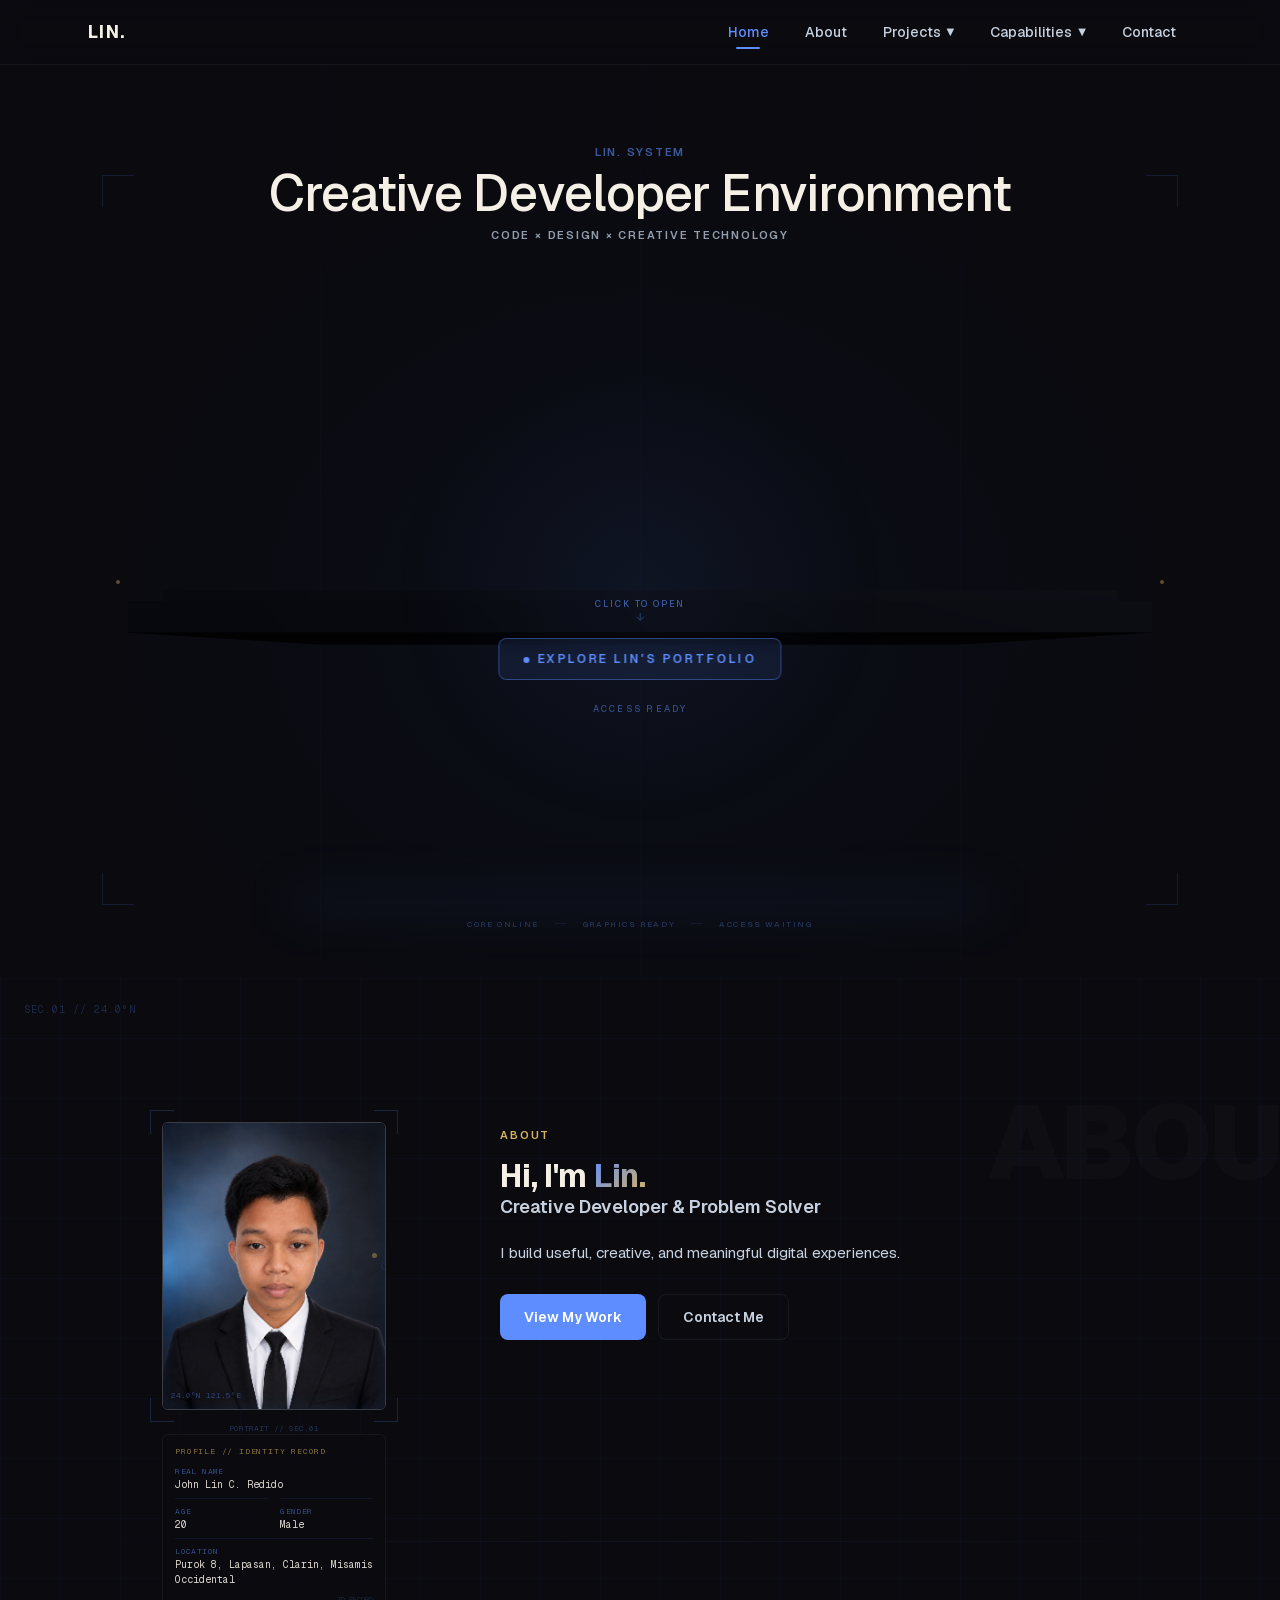
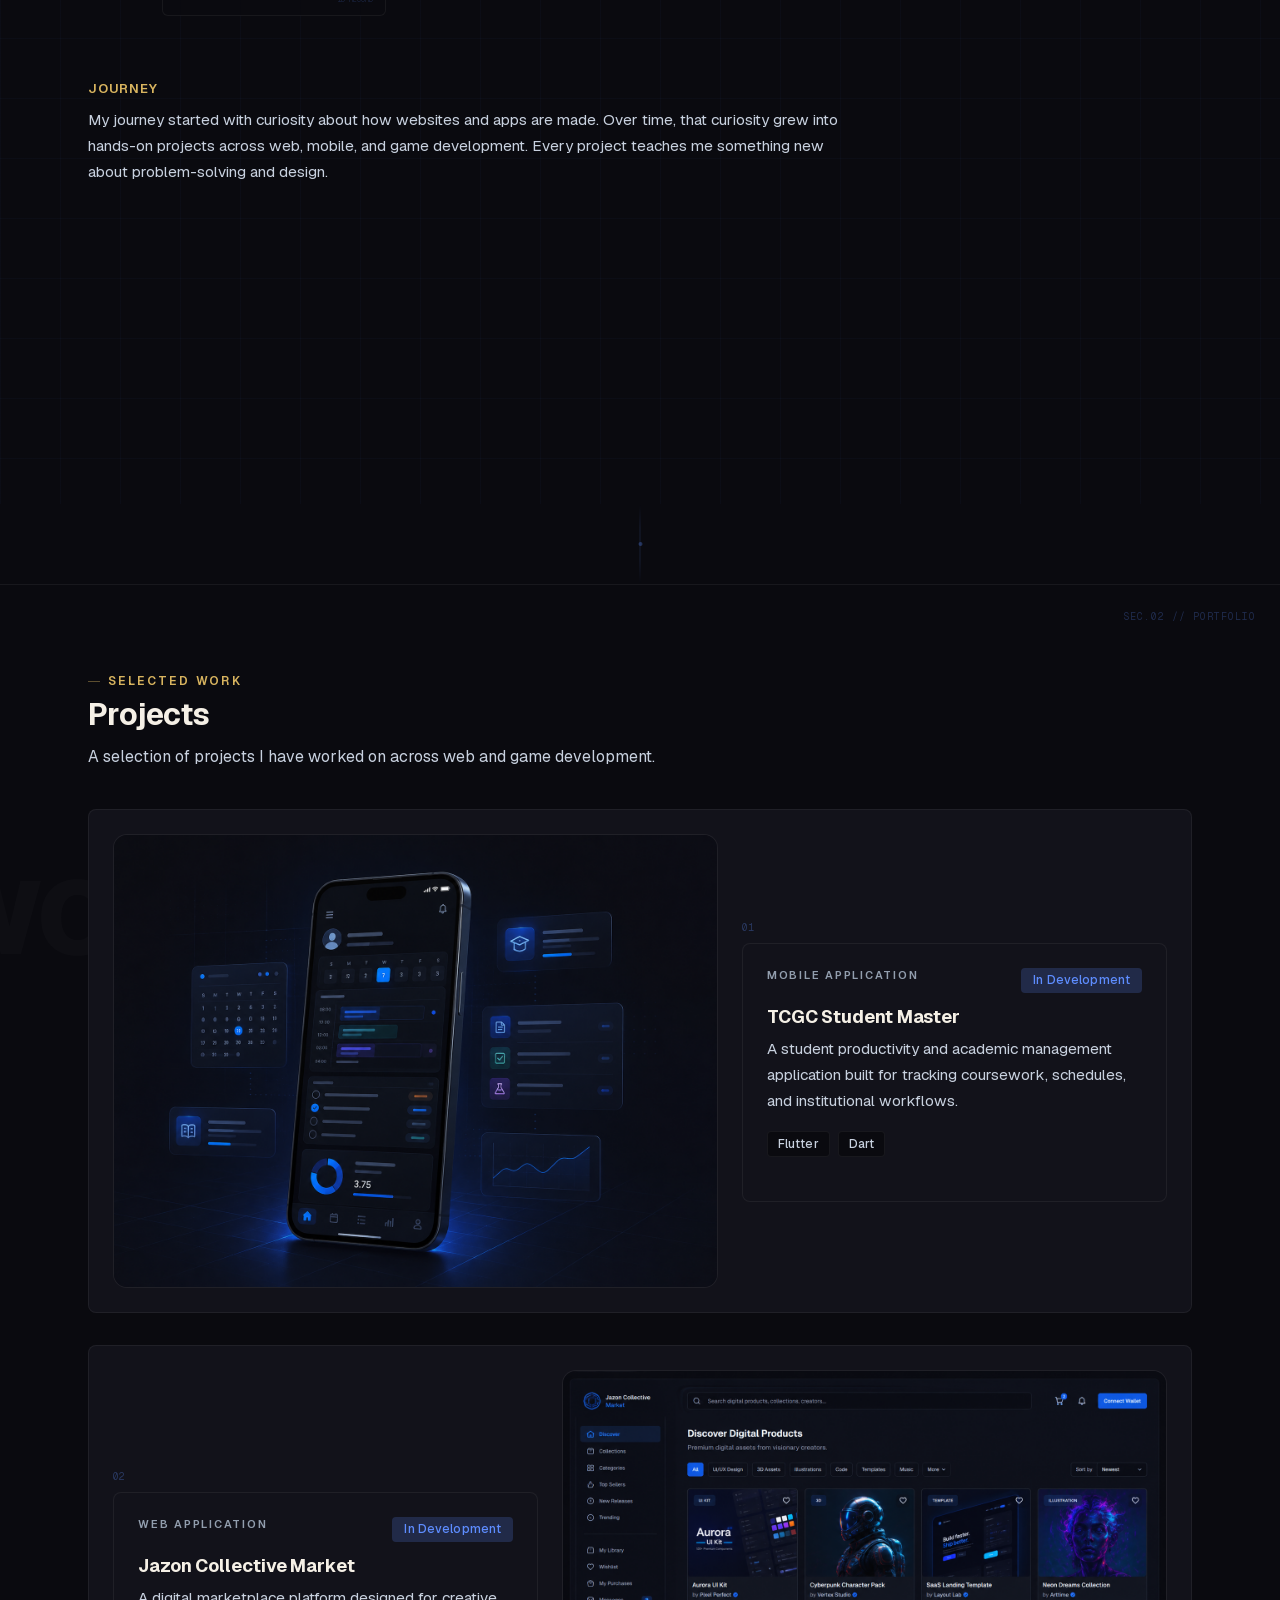
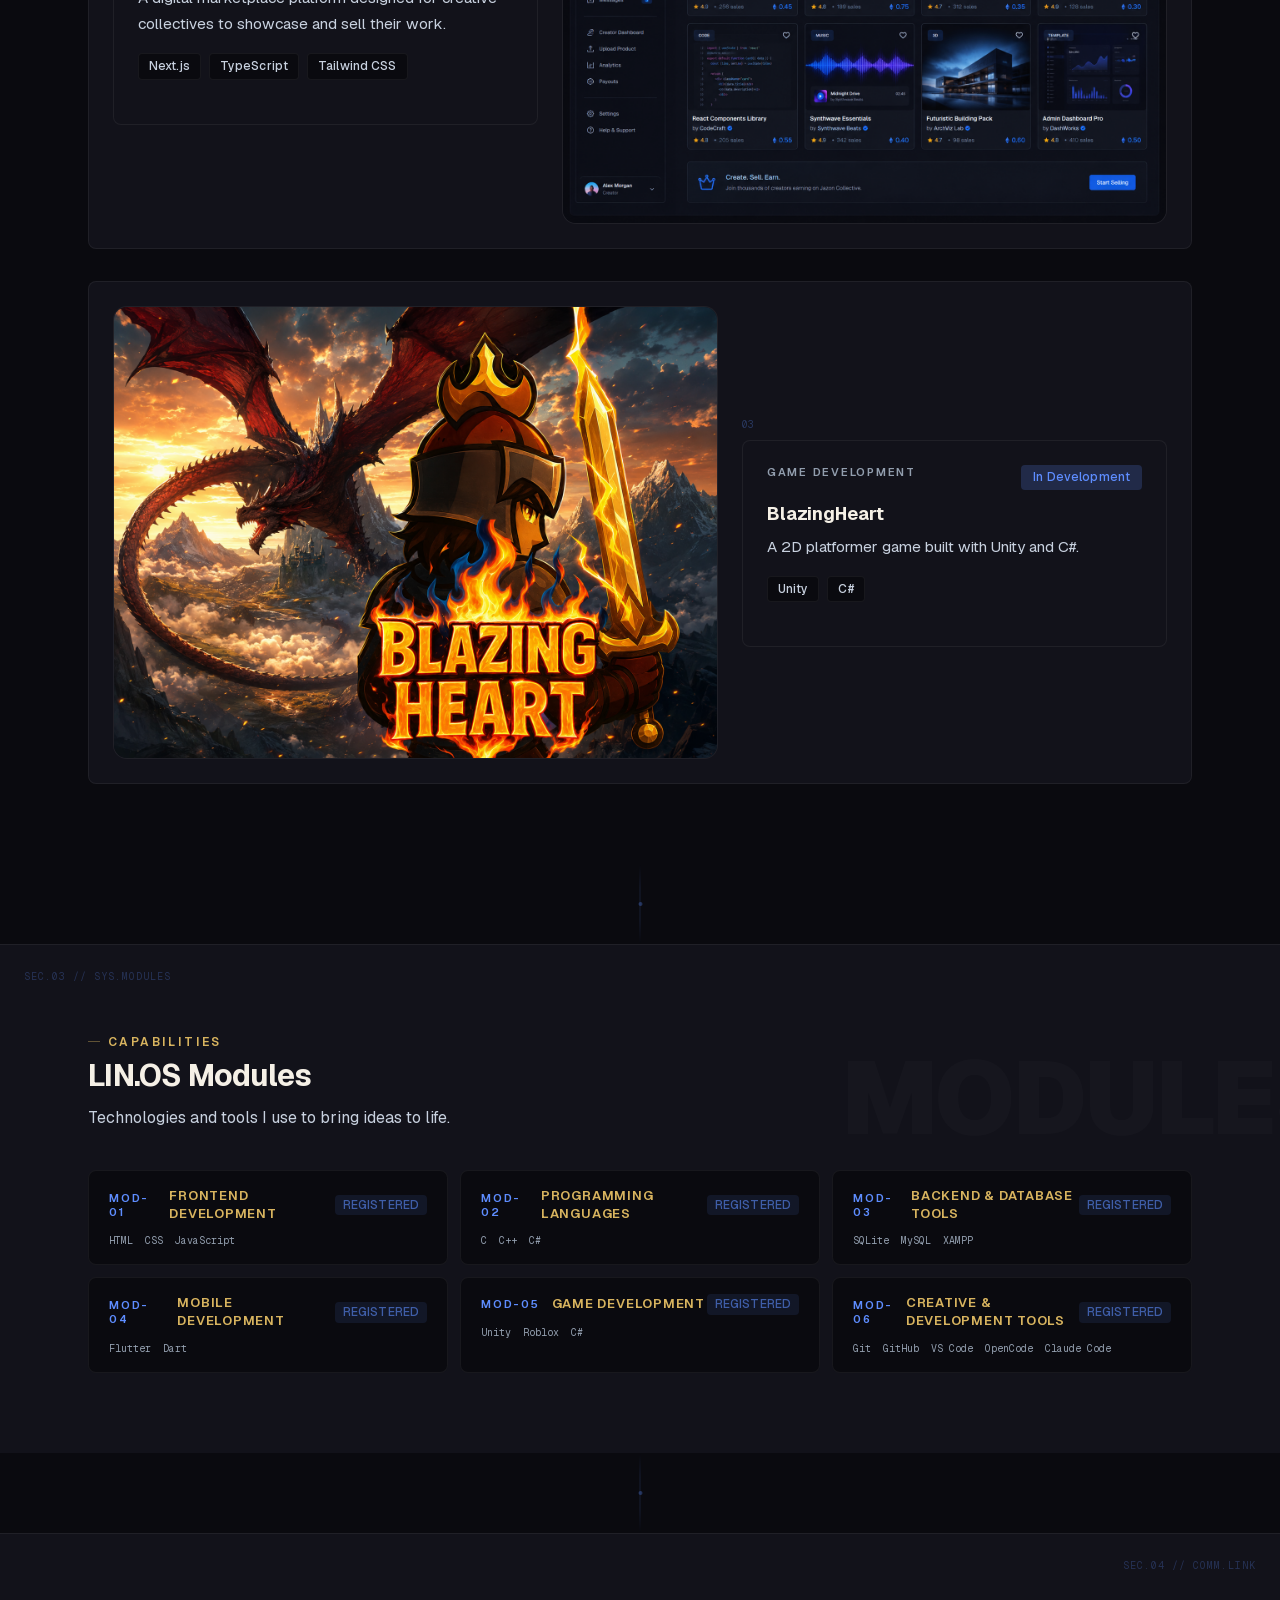
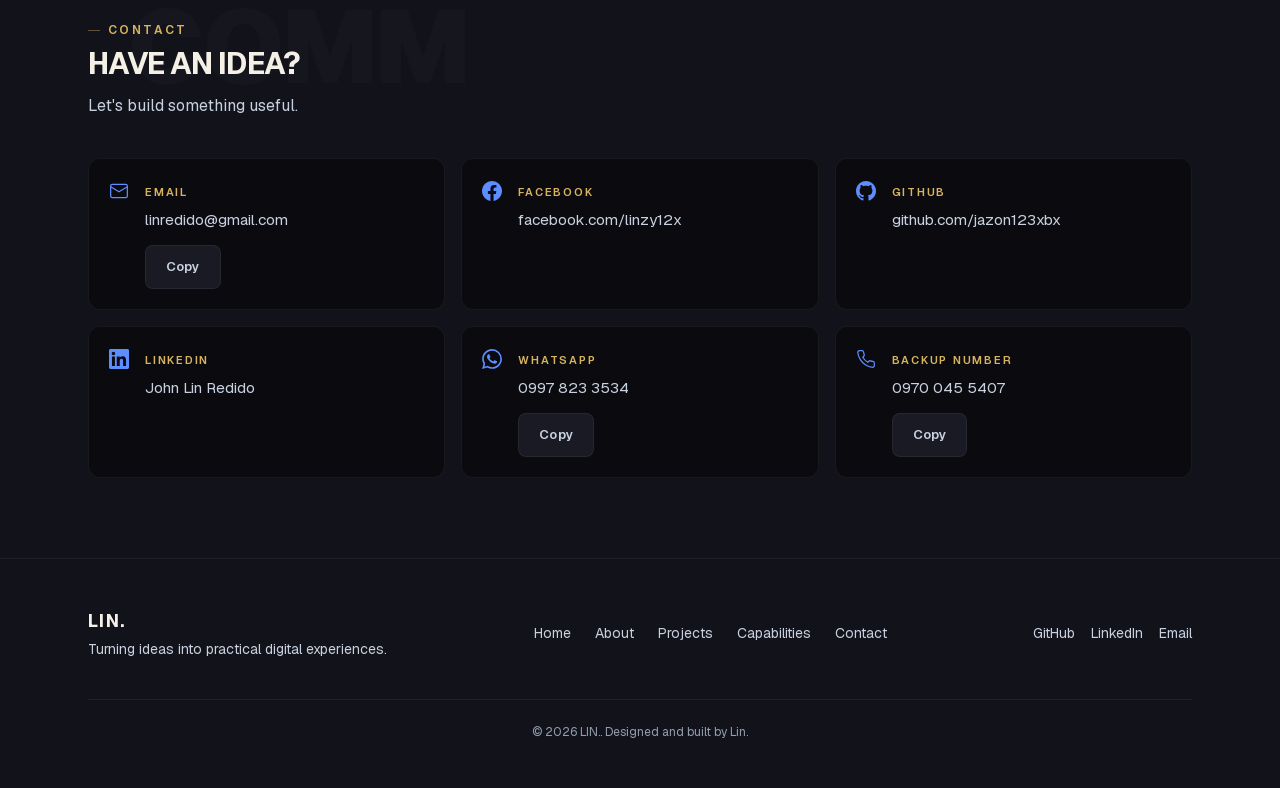
<file: index.html>
<!DOCTYPE html><html lang="en" class="geist_a71539c9-module__T19VSG__variable geist_mono_8d43a2aa-module__8Li5zG__variable h-full antialiased"><head><meta charSet="utf-8"/><meta name="viewport" content="width=device-width, initial-scale=1"/><link rel="preload" href="/_next/static/media/797e433ab948586e-s.p.0r6juujl39pe6.woff2" as="font" crossorigin="" type="font/woff2"/><link rel="preload" href="/_next/static/media/caa3a2e1cccd8315-s.p.0wgildi0cnwt9.woff2" as="font" crossorigin="" type="font/woff2"/><link rel="preload" as="image" href="/images/lin-profile.png"/><link rel="stylesheet" href="/_next/static/chunks/1pxo0gtphyxhs.css" data-precedence="next"/><link rel="preload" as="script" fetchPriority="low" href="/_next/static/chunks/0jvhpaew_uadu.js"/><script src="/_next/static/chunks/19mx3mg6lkumu.js" async=""></script><script src="/_next/static/chunks/36lm--m0zwqtj.js" async=""></script><script src="/_next/static/chunks/1f5ust74o0qp9.js" async=""></script><script src="/_next/static/chunks/turbopack-00orhzqq-1_sb.js" async=""></script><script src="/_next/static/chunks/1nqj8hcxim5fz.js" async="" crossorigin=""></script><script src="/_next/static/chunks/1v6d1ewmlsmu2.js" async="" crossorigin=""></script><script src="/_next/static/chunks/3liqd06b_dzrx.js" async="" crossorigin=""></script><link rel="preload" href="/dropdown.js" as="script"/><meta name="next-size-adjust" content=""/><title>LIN. — Creative Developer &amp; Problem Solver</title><meta name="description" content="Portfolio of Lin — Creative Developer &amp; Problem Solver building useful, creative, and meaningful digital experiences."/><link rel="icon" href="/favicon.ico?favicon.2vob68tjqpejf.ico" sizes="256x256" type="image/x-icon"/><script src="/_next/static/chunks/0cz1d0mv5g_q7.js" noModule=""></script></head><body class="min-h-full flex flex-col bg-bg-primary text-text-primary"><div hidden=""><!--$--><!--/$--></div><header class="sticky top-0 z-50 border-b border-border-subtle bg-bg-primary/80 backdrop-blur-md"><nav class="mx-auto flex h-16 max-w-6xl items-center justify-between px-6" aria-label="Primary navigation"><a href="/#portfolio-hub" class="text-lg font-bold tracking-widest text-text-primary transition-colors hover:text-accent-blue">LIN.</a><ul id="mobile-navigation" class="gap-1 hidden md:flex md:flex-row md:relative md:inset-auto md:items-center md:gap-1 md:border-t-0 md:bg-transparent md:backdrop-blur-none md:px-0 md:py-0 md:z-auto"><li><a href="/#portfolio-hub" aria-current="location" class="relative rounded-md px-4 py-2 text-sm font-medium transition-colors text-accent-blue">Home<span aria-hidden="true" class="absolute bottom-0 left-1/2 h-0.5 w-6 -translate-x-1/2 rounded-full bg-accent-blue"></span></a></li><li><a href="/#about" class="relative rounded-md px-4 py-2 text-sm font-medium transition-colors text-text-secondary hover:text-text-primary">About</a></li><li class="dropdown"><button id="dropdownBtn" type="button" aria-expanded="false" aria-haspopup="true" class="relative flex items-center gap-1.5 rounded-md px-4 py-2 text-sm font-medium transition-colors text-text-secondary hover:text-text-primary">Projects<span id="dropdownArrow" class="text-[10px] leading-none" aria-hidden="true">▼</span></button><ul id="dropdownMenu" class="dropdown-menu" role="menu"><li role="none"><a href="/#tcgc-student-master" role="menuitem" class="block rounded-md px-4 py-2 text-sm font-medium text-text-secondary hover:bg-bg-surface-elevated hover:text-text-primary transition-colors">TCGC Student Master</a></li><li role="none"><a href="/#jazon-collective-market" role="menuitem" class="block rounded-md px-4 py-2 text-sm font-medium text-text-secondary hover:bg-bg-surface-elevated hover:text-text-primary transition-colors">Jazon Collective Market</a></li><li role="none"><a href="/#blazingheart" role="menuitem" class="block rounded-md px-4 py-2 text-sm font-medium text-text-secondary hover:bg-bg-surface-elevated hover:text-text-primary transition-colors">BlazingHeart</a></li></ul></li><li class="dropdown"><button id="capabilitiesDropdownBtn" type="button" aria-expanded="false" aria-haspopup="true" class="relative flex items-center gap-1.5 rounded-md px-4 py-2 text-sm font-medium transition-colors text-text-secondary hover:text-text-primary">Capabilities<span id="capabilitiesDropdownArrow" class="text-[10px] leading-none" aria-hidden="true">▼</span></button><ul id="capabilitiesDropdownMenu" class="dropdown-menu" role="menu"><li role="none"><a href="/#frontend-development" data-spotlight-mod="MOD-01" role="menuitem" class="block rounded-md px-4 py-2 text-sm font-medium text-text-secondary hover:bg-bg-surface-elevated hover:text-text-primary transition-colors">Frontend Development</a></li><li role="none"><a href="/#mobile-development" data-spotlight-mod="MOD-04" role="menuitem" class="block rounded-md px-4 py-2 text-sm font-medium text-text-secondary hover:bg-bg-surface-elevated hover:text-text-primary transition-colors">Mobile Development</a></li><li role="none"><a href="/#game-development" data-spotlight-mod="MOD-05" role="menuitem" class="block rounded-md px-4 py-2 text-sm font-medium text-text-secondary hover:bg-bg-surface-elevated hover:text-text-primary transition-colors">Game Development</a></li></ul></li><li><a href="/#contact" class="relative rounded-md px-4 py-2 text-sm font-medium transition-colors text-text-secondary hover:text-text-primary">Contact</a></li></ul><button type="button" class="flex h-11 w-11 items-center justify-center rounded-md text-text-secondary transition-colors hover:text-text-primary md:hidden" aria-label="Open menu" aria-expanded="false" aria-controls="mobile-navigation"><svg class="h-5 w-5" fill="none" viewBox="0 0 24 24" stroke="currentColor" stroke-width="2" aria-hidden="true"><path stroke-linecap="round" stroke-linejoin="round" d="M4 6h16M4 12h16M4 18h16"></path></svg></button></nav></header><main class="flex-1"><section id="portfolio-hub" class="relative overflow-hidden bg-[radial-gradient(ellipse_at_50%_60%,_rgba(45,127,249,0.04)_0%,_transparent_60%)]" aria-labelledby="portfolio-hub-title"><div class="pointer-events-none absolute inset-0 opacity-[0.02]" aria-hidden="true"><div class="absolute left-1/4 top-0 h-full w-px bg-accent-blue"></div><div class="absolute left-1/2 top-0 h-full w-px bg-accent-blue"></div><div class="absolute left-3/4 top-0 h-full w-px bg-accent-blue"></div></div><div class="pointer-events-none absolute left-[8%] top-[12%] h-8 w-8 border-l border-t border-accent-blue/15" aria-hidden="true"></div><div class="pointer-events-none absolute right-[8%] top-[12%] h-8 w-8 border-r border-t border-accent-blue/15" aria-hidden="true"></div><div class="pointer-events-none absolute bottom-[8%] left-[8%] h-8 w-8 border-b border-l border-accent-blue/15" aria-hidden="true"></div><div class="pointer-events-none absolute bottom-[8%] right-[8%] h-8 w-8 border-b border-r border-accent-blue/15" aria-hidden="true"></div><div class="mx-auto max-w-6xl px-6 pt-12 pb-8 sm:pt-16 sm:pb-10 lg:pt-20 lg:pb-12"><div class="mb-3 text-center sm:mb-5"><p class="ty-eyebrow mb-1.5 text-accent-blue/60 hero-enter-kicker">LIN. SYSTEM</p><h1 id="portfolio-hub-title" class="ty-hero-title hero-enter-headline lg:whitespace-nowrap">Creative Developer Environment</h1><p class="ty-eyebrow mt-1.5 text-text-muted hero-enter-subtitle">CODE × DESIGN × CREATIVE TECHNOLOGY</p></div><div class="relative mx-auto w-full max-w-xs sm:max-w-xl lg:max-w-4xl xl:max-w-5xl"><div class="pointer-events-none absolute -bottom-4 left-1/2 h-8 w-[70%] -translate-x-1/2 rounded-full bg-accent-blue/[0.06] blur-xl" aria-hidden="true"></div><div class="pointer-events-none absolute -left-3 top-1/2 h-1 w-1 -translate-y-1/2 rounded-full bg-accent-gold/40" aria-hidden="true"></div><div class="pointer-events-none absolute -right-3 top-1/2 h-1 w-1 -translate-y-1/2 rounded-full bg-accent-gold/40" aria-hidden="true"></div><div class="relative aspect-[3/2] sm:aspect-[16/10]"><div class="relative h-full w-full"><div aria-hidden="false"><div class="mx-auto flex w-full max-w-[720px] flex-col items-center" style="perspective:900px"><div aria-hidden="true" class="relative w-[84%] rounded-t-lg border border-transparent p-[3px]"><div class="aspect-[16/10]"></div><div class="absolute bottom-0 left-0 h-5 w-full rounded-t-lg border border-[#3a3a44] bg-[#3e3e46]"></div></div><div class="relative h-1.5 w-[65%] rounded-b bg-gradient-to-b from-[#2e2e38] to-[#2a2a32]"></div><div class="relative w-[90%] rounded-b-lg border border-t-0 border-[#3a3a44] bg-[#3a3a42] px-4 pb-3 pt-2"><div class="mx-auto mb-1.5 flex w-[60%] flex-col gap-1"><div class="flex justify-center gap-[2px]"><div class="h-1.5 w-2 rounded-[1px] bg-[#303038]"></div><div class="h-1.5 w-2 rounded-[1px] bg-[#303038]"></div><div class="h-1.5 w-2 rounded-[1px] bg-[#303038]"></div><div class="h-1.5 w-2 rounded-[1px] bg-[#303038]"></div><div class="h-1.5 w-2 rounded-[1px] bg-[#303038]"></div><div class="h-1.5 w-2 rounded-[1px] bg-[#303038]"></div><div class="h-1.5 w-2 rounded-[1px] bg-[#303038]"></div><div class="h-1.5 w-2 rounded-[1px] bg-[#303038]"></div><div class="h-1.5 w-2 rounded-[1px] bg-[#303038]"></div></div><div class="flex justify-center gap-[2px]"><div class="h-1.5 w-2 rounded-[1px] bg-[#303038]"></div><div class="h-1.5 w-2 rounded-[1px] bg-[#303038]"></div><div class="h-1.5 w-2 rounded-[1px] bg-[#303038]"></div><div class="h-1.5 w-2 rounded-[1px] bg-[#303038]"></div><div class="h-1.5 w-2 rounded-[1px] bg-[#303038]"></div><div class="h-1.5 w-2 rounded-[1px] bg-[#303038]"></div><div class="h-1.5 w-2 rounded-[1px] bg-[#303038]"></div><div class="h-1.5 w-2 rounded-[1px] bg-[#303038]"></div></div><div class="mx-auto h-1.5 w-[45%] rounded-[1px] bg-[#303038]"></div></div><div class="mx-auto h-2.5 w-[26%] rounded-sm bg-[#40404a]"></div><div class="
            absolute bottom-1.5 left-1/2 h-[2px] w-3 -translate-x-1/2 rounded-full transition-colors duration-300
            
            
            bg-accent-blue/30
          " aria-hidden="true"></div></div></div></div><div class="absolute left-1/2 top-[18%] z-10 w-[62%] -translate-x-1/2 transition-opacity duration-700 ease-out sm:top-[17%] sm:w-[46%] lg:top-[16%] lg:w-[38%] pointer-events-none opacity-0" aria-hidden="true"><div class="text-center"><h3 class="text-[11px] font-bold text-white sm:text-base transition-all duration-500 opacity-0 translate-y-2">Welcome to Lin&#x27;s Portfolio</h3><p class="mt-0.5 text-[11px] leading-snug text-white/70 sm:hidden transition-all duration-500 delay-100 opacity-0 translate-y-2"><span class="text-accent-blue">Creative Developer &amp; Problem Solver</span></p><p class="mt-1 text-[11px] font-medium uppercase tracking-wider text-white/50 sm:hidden transition-all duration-500 delay-150 opacity-0 translate-y-2">Choose a section to explore.</p><p class="mt-0.5 hidden text-[11px] leading-snug text-white/70 sm:block sm:text-xs transition-all duration-500 delay-100 opacity-0 translate-y-2"><span class="text-accent-blue">Creative Developer &amp; Problem Solver</span></p><p class="mt-0.5 hidden text-[11px] leading-snug text-white/70 sm:block sm:text-xs transition-all duration-500 delay-200 opacity-0 translate-y-2">Turning ideas into practical digital experiences.</p><p class="mt-0.5 hidden text-[10px] font-medium uppercase tracking-wider text-white/50 sm:block sm:text-[10px] transition-all duration-500 delay-300 opacity-0 translate-y-2">Choose a section to explore</p></div><nav class="mt-2 transition-all duration-500 ease-out translate-y-3 pointer-events-none opacity-0" aria-label="Portfolio sections" aria-hidden="true"><ul class="grid grid-cols-2 gap-1.5"><li class="transition-all duration-400 opacity-0 translate-y-2" style="transition-delay:0ms"><a href="/#about" tabindex="-1" class="flex min-h-[44px] items-center justify-center rounded-lg border border-white/15 bg-white/10 px-3 py-1.5 text-[11px] font-medium text-white/90 backdrop-blur-sm transition-colors hover:border-white/30 hover:bg-white/20 hover:text-white focus-visible:outline-2 focus-visible:outline-offset-2 focus-visible:outline-accent-blue sm:text-xs"><span class="mr-1.5 text-accent-blue/50 text-[9px]" aria-hidden="true">[</span>About<span class="ml-1.5 text-accent-blue/50 text-[9px]" aria-hidden="true">]</span></a></li><li class="transition-all duration-400 opacity-0 translate-y-2" style="transition-delay:0ms"><a href="/#projects" tabindex="-1" class="flex min-h-[44px] items-center justify-center rounded-lg border border-white/15 bg-white/10 px-3 py-1.5 text-[11px] font-medium text-white/90 backdrop-blur-sm transition-colors hover:border-white/30 hover:bg-white/20 hover:text-white focus-visible:outline-2 focus-visible:outline-offset-2 focus-visible:outline-accent-blue sm:text-xs"><span class="mr-1.5 text-accent-blue/50 text-[9px]" aria-hidden="true">[</span>Projects<span class="ml-1.5 text-accent-blue/50 text-[9px]" aria-hidden="true">]</span></a></li><li class="transition-all duration-400 opacity-0 translate-y-2" style="transition-delay:0ms"><a href="/#capabilities" tabindex="-1" class="flex min-h-[44px] items-center justify-center rounded-lg border border-white/15 bg-white/10 px-3 py-1.5 text-[11px] font-medium text-white/90 backdrop-blur-sm transition-colors hover:border-white/30 hover:bg-white/20 hover:text-white focus-visible:outline-2 focus-visible:outline-offset-2 focus-visible:outline-accent-blue sm:text-xs"><span class="mr-1.5 text-accent-blue/50 text-[9px]" aria-hidden="true">[</span>Capabilities<span class="ml-1.5 text-accent-blue/50 text-[9px]" aria-hidden="true">]</span></a></li><li class="transition-all duration-400 opacity-0 translate-y-2" style="transition-delay:0ms"><a href="/#contact" tabindex="-1" class="flex min-h-[44px] items-center justify-center rounded-lg border border-white/15 bg-white/10 px-3 py-1.5 text-[11px] font-medium text-white/90 backdrop-blur-sm transition-colors hover:border-white/30 hover:bg-white/20 hover:text-white focus-visible:outline-2 focus-visible:outline-offset-2 focus-visible:outline-accent-blue sm:text-xs"><span class="mr-1.5 text-accent-blue/50 text-[9px]" aria-hidden="true">[</span>Contact<span class="ml-1.5 text-accent-blue/50 text-[9px]" aria-hidden="true">]</span></a></li></ul></nav></div></div><div class="pointer-events-none absolute inset-0 opacity-0 transition-opacity duration-300" style="background:radial-gradient(500px circle at var(--pointer-x, 50%) var(--pointer-y, 50%), rgba(45,127,249,0.04), transparent 55%)" aria-hidden="true"></div><div class="stage-glow-highlight" aria-hidden="true"></div></div></div><div class="mt-3 flex items-center justify-center gap-4 sm:mt-4"><span class="text-[8px] font-medium uppercase tracking-[0.2em] text-accent-blue/30">CORE ONLINE</span><span class="h-px w-3 bg-accent-blue/10" aria-hidden="true"></span><span class="text-[8px] font-medium uppercase tracking-[0.2em] text-accent-blue/30">GRAPHICS READY</span><span class="h-px w-3 bg-accent-blue/10" aria-hidden="true"></span><span class="text-[8px] font-medium uppercase tracking-[0.2em] text-accent-blue/30">ACCESS WAITING</span></div></div></section><section id="about" class="relative overflow-hidden bg-grid"><span class="section-bg-word right-[-5%] top-[10%]" aria-hidden="true">ABOUT</span><span class="section-coord left-6 top-6" aria-hidden="true">SEC.01 // 24.0°N</span><div class="section-signal-line left-0 top-1/2 h-px w-full" aria-hidden="true"></div><div class="reveal  " data-reveal-init="true"><div class="relative z-10 mx-auto max-w-6xl px-6 pt-20 pb-8 sm:pt-28 sm:pb-10 lg:pt-36 lg:pb-12"><div class="grid grid-cols-1 gap-10 lg:grid-cols-[minmax(0,35fr)_minmax(0,65fr)] lg:items-start"><div class="order-2 lg:order-1 flex flex-col items-center gap-6 sm:w-[224px] lg:mx-auto"><div class="relative w-full"><div class="pointer-events-none absolute -left-3 -top-3 h-6 w-6 border-l border-t border-accent-blue/20" aria-hidden="true"></div><div class="pointer-events-none absolute -right-3 -top-3 h-6 w-6 border-r border-t border-accent-blue/20" aria-hidden="true"></div><div class="pointer-events-none absolute -bottom-3 -left-3 h-6 w-6 border-b border-l border-accent-blue/20" aria-hidden="true"></div><div class="pointer-events-none absolute -bottom-3 -right-3 h-6 w-6 border-b border-r border-accent-blue/20" aria-hidden="true"></div><button type="button" class="portrait-trigger relative flex h-56 w-[176px] shrink-0 items-center justify-center overflow-hidden rounded-md border border-[#3c3c44] sm:h-72 sm:w-[224px] focus-visible:outline-2 focus-visible:outline-offset-2 focus-visible:outline-accent-blue" aria-label="Open portrait photo"><img src="/images/lin-profile.png" alt="Lin — Creative Developer &amp; Problem Solver" class="h-full w-full object-cover object-top"/><div class="portrait-frame absolute inset-0" aria-hidden="true"></div><span class="absolute bottom-2 left-2 text-[8px] font-mono text-accent-blue/40" aria-hidden="true">24.0°N 121.5°E</span><div class="absolute inset-0 rounded-md shadow-[inset_0_0_20px_rgba(45,127,249,0.1)]" aria-hidden="true"></div></button><span class="absolute -bottom-6 left-1/2 -translate-x-1/2 text-[8px] font-mono text-accent-blue/30" aria-hidden="true">PORTRAIT // SEC.01</span></div><dl class="pointer-events-none w-full rounded-md border border-border-subtle bg-bg-primary/80 px-3 py-2.5"><span class="mb-2 block text-[8px] font-mono uppercase tracking-widest text-accent-gold/60" aria-hidden="true">PROFILE // IDENTITY RECORD</span><div class="grid grid-cols-2 gap-x-3 gap-y-1.5"><div class="min-w-0 border-t border-accent-blue/10 pt-1.5 first:border-0 first:pt-0 col-span-2"><dt class="text-[8px] font-mono uppercase tracking-wider text-accent-blue/50">REAL NAME</dt><dd class="text-[10px] font-mono normal-case text-text-primary/90 min-w-0 break-words">John Lin C. Redido</dd></div><div class="min-w-0 border-t border-accent-blue/10 pt-1.5 first:border-0 first:pt-0 "><dt class="text-[8px] font-mono uppercase tracking-wider text-accent-blue/50">AGE</dt><dd class="text-[10px] font-mono normal-case text-text-primary/90 min-w-0 break-words">20</dd></div><div class="min-w-0 border-t border-accent-blue/10 pt-1.5 first:border-0 first:pt-0 "><dt class="text-[8px] font-mono uppercase tracking-wider text-accent-blue/50">GENDER</dt><dd class="text-[10px] font-mono normal-case text-text-primary/90 min-w-0 break-words">Male</dd></div><div class="min-w-0 border-t border-accent-blue/10 pt-1.5 first:border-0 first:pt-0 col-span-2"><dt class="text-[8px] font-mono uppercase tracking-wider text-accent-blue/50">LOCATION</dt><dd class="text-[10px] font-mono normal-case text-text-primary/90 min-w-0 break-words">Purok 8, Lapasan, Clarin, Misamis Occidental</dd></div></div><span class="mt-2 block text-right text-[7px] font-mono text-accent-blue/20" aria-hidden="true">ID RECORD</span></dl></div><div class="order-1 lg:order-2"><span class="ty-eyebrow mb-4 inline-block text-accent-gold">About</span><h2 class="ty-hero text-text-primary">Hi, I&#x27;m<!-- --> <span class="gradient-text">Lin<!-- -->.</span></h2><p class="text-base font-semibold leading-snug text-text-secondary sm:text-lg">Creative Developer &amp; Problem Solver</p><p class="ty-body mt-5 text-text-secondary">I build useful, creative, and meaningful digital experiences.</p><div class="mt-7 flex flex-col gap-3 sm:flex-row"><a class="inline-flex items-center justify-center rounded-lg bg-accent-blue px-6 py-3 text-sm font-semibold text-white transition-colors hover:bg-accent-blue-dim focus-visible:outline-2 focus-visible:outline-offset-2 focus-visible:outline-accent-blue" href="/#projects">View My Work</a><a class="inline-flex items-center justify-center rounded-lg border border-border-subtle px-6 py-3 text-sm font-semibold text-text-secondary transition-colors hover:border-border-accent hover:text-text-primary focus-visible:outline-2 focus-visible:outline-offset-2 focus-visible:outline-accent-blue" href="/#contact">Contact Me</a></div></div></div></div><div class="relative z-10 mx-auto max-w-6xl space-y-8 px-6 sm:mt-4"><div class="max-w-3xl"><h3 class="ty-sub mb-2 text-accent-gold">Journey</h3><p class="ty-body text-text-secondary">My journey started with curiosity about how websites and apps are made. Over time, that curiosity grew into hands-on projects across web, mobile, and game development. Every project teaches me something new about problem-solving and design.</p></div><div class="reveal reveal-stagger grid gap-6 lg:grid-cols-5" data-reveal-init="true"><div class="lg:col-span-2"><h3 class="ty-sub mb-2 text-accent-gold">Interests</h3><div class="flex flex-wrap gap-2"><span class="ty-chip rounded-md border border-border-subtle bg-bg-surface-elevated px-3 py-1.5 text-text-secondary transition-colors hover:border-border-accent hover:text-text-primary">Web Development</span><span class="ty-chip rounded-md border border-border-subtle bg-bg-surface-elevated px-3 py-1.5 text-text-secondary transition-colors hover:border-border-accent hover:text-text-primary">UI/UX Design</span><span class="ty-chip rounded-md border border-border-subtle bg-bg-surface-elevated px-3 py-1.5 text-text-secondary transition-colors hover:border-border-accent hover:text-text-primary">Game Development</span><span class="ty-chip rounded-md border border-border-subtle bg-bg-surface-elevated px-3 py-1.5 text-text-secondary transition-colors hover:border-border-accent hover:text-text-primary">Creative Technology</span><span class="ty-chip rounded-md border border-border-subtle bg-bg-surface-elevated px-3 py-1.5 text-text-secondary transition-colors hover:border-border-accent hover:text-text-primary">Open Source</span><span class="ty-chip rounded-md border border-border-subtle bg-bg-surface-elevated px-3 py-1.5 text-text-secondary transition-colors hover:border-border-accent hover:text-text-primary">AI Engineering</span><span class="ty-chip rounded-md border border-border-subtle bg-bg-surface-elevated px-3 py-1.5 text-text-secondary transition-colors hover:border-border-accent hover:text-text-primary">AI Influencer</span><span class="ty-chip rounded-md border border-border-subtle bg-bg-surface-elevated px-3 py-1.5 text-text-secondary transition-colors hover:border-border-accent hover:text-text-primary">Video Editing</span></div></div><div class="lg:col-span-3"><h3 class="ty-sub mb-2 text-accent-gold">Values</h3><ul class="grid gap-2 sm:grid-cols-2"><li class="flex items-start gap-2.5 rounded-md border border-border-subtle bg-bg-surface px-4 py-3 text-sm text-text-secondary"><span class="mt-0.5 h-1.5 w-1.5 shrink-0 rounded-full bg-accent-blue"></span>Craftsmanship in code and design</li><li class="flex items-start gap-2.5 rounded-md border border-border-subtle bg-bg-surface px-4 py-3 text-sm text-text-secondary"><span class="mt-0.5 h-1.5 w-1.5 shrink-0 rounded-full bg-accent-blue"></span>Honesty about skills and progress</li><li class="flex items-start gap-2.5 rounded-md border border-border-subtle bg-bg-surface px-4 py-3 text-sm text-text-secondary"><span class="mt-0.5 h-1.5 w-1.5 shrink-0 rounded-full bg-accent-blue"></span>Continuous improvement</li><li class="flex items-start gap-2.5 rounded-md border border-border-subtle bg-bg-surface px-4 py-3 text-sm text-text-secondary"><span class="mt-0.5 h-1.5 w-1.5 shrink-0 rounded-full bg-accent-blue"></span>Building things that matter</li></ul></div></div><div class="reveal reveal-clip-wipe " data-reveal-init="true"><div class="max-w-3xl rounded-lg border border-border-subtle bg-bg-surface px-6 py-5"><h3 class="ty-sub mb-2 text-accent-gold">Career Direction</h3><p class="ty-body text-text-secondary">I aim to grow into a versatile developer who bridges design and engineering, creating digital products that are functional, beautiful, and accessible.</p></div></div></div></div></section><div class="system-thread-wrap" aria-hidden="true"><div class="system-thread-line"></div></div><section id="projects" class="relative border-t border-border-subtle"><span class="section-bg-word left-[-5%] top-[15%]" aria-hidden="true">WORK</span><span class="section-coord right-6 top-6" aria-hidden="true">SEC.02 // PORTFOLIO</span><div class="reveal  mx-auto max-w-6xl px-6 py-16 sm:py-20" data-reveal-init="true"><div class="mb-10 text-left"><span class="mb-2 inline-flex items-center gap-2 text-xs font-semibold uppercase tracking-[0.2em] text-accent-gold"><span class="h-px w-3 bg-accent-gold/40" aria-hidden="true"></span>Selected Work</span><h2 class="text-2xl font-bold tracking-tight text-text-primary sm:text-3xl">Projects</h2><p class="mt-3 max-w-2xl text-base text-text-secondary">A selection of projects I have worked on across web and game development.</p></div><div class="space-y-8"><div class="reveal reveal-bracket-expand " data-reveal-init="true"><div id="tcgc-student-master" class="group/project grid grid-cols-1 gap-6 rounded-lg border border-border-subtle bg-bg-surface p-5 transition-all duration-300 hover:border-border-accent hover:bg-bg-surface-elevated sm:p-6 lg:grid-cols-12"><div class="lg:col-span-7 "><div class="project-artwork relative overflow-hidden rounded-[14px] border border-border-subtle bg-bg-surface aspect-[4/3]"><img alt="TCGC Student Master mobile application dashboard preview" loading="lazy" decoding="async" data-nimg="fill" style="position:absolute;height:100%;width:100%;left:0;top:0;right:0;bottom:0;object-fit:cover;object-position:center;color:transparent;display:block" src="/projects/tcgc-student-master.png"/></div></div><div class="flex flex-col justify-center lg:col-span-5 "><span class="mb-2 text-[10px] font-mono text-accent-blue/30" aria-hidden="true">01</span><article class="group rounded-lg border border-border-subtle bg-bg-surface p-5 transition-all duration-300 hover:border-border-accent hover:bg-bg-surface-elevated active:scale-[0.98] sm:p-6"><div class="mb-3 flex items-start justify-between gap-3"><span class="ty-eyebrow text-text-muted">Mobile Application</span><span class="ty-chip shrink-0 rounded px-3 py-1 bg-accent-blue/20 text-accent-blue">In Development</span></div><h3 class="ty-card-title mb-2 text-text-primary transition-colors duration-300">TCGC Student Master</h3><p class="ty-body mb-4 text-text-secondary">A student productivity and academic management application built for tracking coursework, schedules, and institutional workflows.</p><div class="mb-5 flex flex-wrap gap-2"><span class="ty-chip rounded border border-border-subtle bg-bg-primary px-2.5 py-1 text-text-secondary">Flutter</span><span class="ty-chip rounded border border-border-subtle bg-bg-primary px-2.5 py-1 text-text-secondary">Dart</span></div><div class="flex gap-3"></div></article></div></div></div><div class="reveal reveal-bracket-expand " data-reveal-init="true" style="--reveal-delay:100ms"><div id="jazon-collective-market" class="group/project grid grid-cols-1 gap-6 rounded-lg border border-border-subtle bg-bg-surface p-5 transition-all duration-300 hover:border-border-accent hover:bg-bg-surface-elevated sm:p-6 lg:grid-cols-12"><div class="lg:col-span-7 lg:order-2"><div class="project-artwork relative overflow-hidden rounded-[14px] border border-border-subtle bg-bg-surface aspect-[4/3]"><img alt="Jazon Collective Market digital marketplace interface preview" loading="lazy" decoding="async" data-nimg="fill" style="position:absolute;height:100%;width:100%;left:0;top:0;right:0;bottom:0;object-fit:cover;object-position:center;color:transparent;display:block" src="/projects/jazon-collective-market.png"/></div></div><div class="flex flex-col justify-center lg:col-span-5 lg:order-1"><span class="mb-2 text-[10px] font-mono text-accent-blue/30" aria-hidden="true">02</span><article class="group rounded-lg border border-border-subtle bg-bg-surface p-5 transition-all duration-300 hover:border-border-accent hover:bg-bg-surface-elevated active:scale-[0.98] sm:p-6"><div class="mb-3 flex items-start justify-between gap-3"><span class="ty-eyebrow text-text-muted">Web Application</span><span class="ty-chip shrink-0 rounded px-3 py-1 bg-accent-blue/20 text-accent-blue">In Development</span></div><h3 class="ty-card-title mb-2 text-text-primary transition-colors duration-300">Jazon Collective Market</h3><p class="ty-body mb-4 text-text-secondary">A digital marketplace platform designed for creative collectives to showcase and sell their work.</p><div class="mb-5 flex flex-wrap gap-2"><span class="ty-chip rounded border border-border-subtle bg-bg-primary px-2.5 py-1 text-text-secondary">Next.js</span><span class="ty-chip rounded border border-border-subtle bg-bg-primary px-2.5 py-1 text-text-secondary">TypeScript</span><span class="ty-chip rounded border border-border-subtle bg-bg-primary px-2.5 py-1 text-text-secondary">Tailwind CSS</span></div><div class="flex gap-3"></div></article></div></div></div><div class="reveal reveal-bracket-expand " data-reveal-init="true" style="--reveal-delay:200ms"><div id="blazingheart" class="group/project grid grid-cols-1 gap-6 rounded-lg border border-border-subtle bg-bg-surface p-5 transition-all duration-300 hover:border-border-accent hover:bg-bg-surface-elevated sm:p-6 lg:grid-cols-12"><div class="lg:col-span-7 "><div class="project-artwork relative overflow-hidden rounded-[14px] border border-border-subtle bg-bg-surface aspect-[4/3]"><img alt="Blazing Heart Unity fantasy game key art" loading="lazy" decoding="async" data-nimg="fill" style="position:absolute;height:100%;width:100%;left:0;top:0;right:0;bottom:0;object-fit:cover;object-position:center;color:transparent;display:block" src="/projects/blazing-heart.png"/></div></div><div class="flex flex-col justify-center lg:col-span-5 "><span class="mb-2 text-[10px] font-mono text-accent-blue/30" aria-hidden="true">03</span><article class="group rounded-lg border border-border-subtle bg-bg-surface p-5 transition-all duration-300 hover:border-border-accent hover:bg-bg-surface-elevated active:scale-[0.98] sm:p-6"><div class="mb-3 flex items-start justify-between gap-3"><span class="ty-eyebrow text-text-muted">Game Development</span><span class="ty-chip shrink-0 rounded px-3 py-1 bg-accent-blue/20 text-accent-blue">In Development</span></div><h3 class="ty-card-title mb-2 text-text-primary transition-colors duration-300">BlazingHeart</h3><p class="ty-body mb-4 text-text-secondary">A 2D platformer game built with Unity and C#.</p><div class="mb-5 flex flex-wrap gap-2"><span class="ty-chip rounded border border-border-subtle bg-bg-primary px-2.5 py-1 text-text-secondary">Unity</span><span class="ty-chip rounded border border-border-subtle bg-bg-primary px-2.5 py-1 text-text-secondary">C#</span></div><div class="flex gap-3"></div></article></div></div></div></div></div></section><div class="system-thread-wrap" aria-hidden="true"><div class="system-thread-line"></div></div><section id="capabilities" class="relative border-t border-border-subtle bg-bg-surface"><span class="section-bg-word right-[-5%] top-[20%]" aria-hidden="true">MODULES</span><span class="section-coord left-6 top-6" aria-hidden="true">SEC.03 // SYS.MODULES</span><div class="reveal  mx-auto max-w-6xl px-6 py-16 sm:py-20" data-reveal-init="true"><div class="mb-10 text-left"><span class="mb-2 inline-flex items-center gap-2 text-xs font-semibold uppercase tracking-[0.2em] text-accent-gold"><span class="h-px w-3 bg-accent-gold/40" aria-hidden="true"></span>Capabilities</span><h2 class="text-2xl font-bold tracking-tight text-text-primary sm:text-3xl">LIN.OS Modules</h2><p class="mt-3 max-w-2xl text-base text-text-secondary">Technologies and tools I use to bring ideas to life.</p></div><div class="grid gap-3 sm:grid-cols-2 lg:grid-cols-3"><div id="frontend-development" data-spotlight-mod="MOD-01" role="button" tabindex="0" class="skill-module group rounded-lg border border-border-subtle bg-bg-primary px-5 py-4 transition-colors hover:border-border-accent"><div class="flex items-center justify-between"><div class="flex items-center gap-3"><span class="ty-eyebrow text-accent-blue">MOD-01</span><span class="ty-sub text-accent-gold">Frontend Development</span></div><span class="ty-chip rounded bg-accent-blue/10 px-2 py-0.5 text-accent-blue/60">REGISTERED</span></div><div class="mt-2.5 flex flex-wrap gap-x-3 gap-y-1"><span class="font-mono text-[10px] text-text-muted">HTML</span><span class="font-mono text-[10px] text-text-muted">CSS</span><span class="font-mono text-[10px] text-text-muted">JavaScript</span></div></div><div data-spotlight-mod="MOD-02" role="button" tabindex="0" class="skill-module group rounded-lg border border-border-subtle bg-bg-primary px-5 py-4 transition-colors hover:border-border-accent"><div class="flex items-center justify-between"><div class="flex items-center gap-3"><span class="ty-eyebrow text-accent-blue">MOD-02</span><span class="ty-sub text-accent-gold">Programming Languages</span></div><span class="ty-chip rounded bg-accent-blue/10 px-2 py-0.5 text-accent-blue/60">REGISTERED</span></div><div class="mt-2.5 flex flex-wrap gap-x-3 gap-y-1"><span class="font-mono text-[10px] text-text-muted">C</span><span class="font-mono text-[10px] text-text-muted">C++</span><span class="font-mono text-[10px] text-text-muted">C#</span></div></div><div data-spotlight-mod="MOD-03" role="button" tabindex="0" class="skill-module group rounded-lg border border-border-subtle bg-bg-primary px-5 py-4 transition-colors hover:border-border-accent"><div class="flex items-center justify-between"><div class="flex items-center gap-3"><span class="ty-eyebrow text-accent-blue">MOD-03</span><span class="ty-sub text-accent-gold">Backend &amp; Database Tools</span></div><span class="ty-chip rounded bg-accent-blue/10 px-2 py-0.5 text-accent-blue/60">REGISTERED</span></div><div class="mt-2.5 flex flex-wrap gap-x-3 gap-y-1"><span class="font-mono text-[10px] text-text-muted">SQLite</span><span class="font-mono text-[10px] text-text-muted">MySQL</span><span class="font-mono text-[10px] text-text-muted">XAMPP</span></div></div><div id="mobile-development" data-spotlight-mod="MOD-04" role="button" tabindex="0" class="skill-module group rounded-lg border border-border-subtle bg-bg-primary px-5 py-4 transition-colors hover:border-border-accent"><div class="flex items-center justify-between"><div class="flex items-center gap-3"><span class="ty-eyebrow text-accent-blue">MOD-04</span><span class="ty-sub text-accent-gold">Mobile Development</span></div><span class="ty-chip rounded bg-accent-blue/10 px-2 py-0.5 text-accent-blue/60">REGISTERED</span></div><div class="mt-2.5 flex flex-wrap gap-x-3 gap-y-1"><span class="font-mono text-[10px] text-text-muted">Flutter</span><span class="font-mono text-[10px] text-text-muted">Dart</span></div></div><div id="game-development" data-spotlight-mod="MOD-05" role="button" tabindex="0" class="skill-module group rounded-lg border border-border-subtle bg-bg-primary px-5 py-4 transition-colors hover:border-border-accent"><div class="flex items-center justify-between"><div class="flex items-center gap-3"><span class="ty-eyebrow text-accent-blue">MOD-05</span><span class="ty-sub text-accent-gold">Game Development</span></div><span class="ty-chip rounded bg-accent-blue/10 px-2 py-0.5 text-accent-blue/60">REGISTERED</span></div><div class="mt-2.5 flex flex-wrap gap-x-3 gap-y-1"><span class="font-mono text-[10px] text-text-muted">Unity</span><span class="font-mono text-[10px] text-text-muted">Roblox</span><span class="font-mono text-[10px] text-text-muted">C#</span></div></div><div data-spotlight-mod="MOD-06" role="button" tabindex="0" class="skill-module group rounded-lg border border-border-subtle bg-bg-primary px-5 py-4 transition-colors hover:border-border-accent"><div class="flex items-center justify-between"><div class="flex items-center gap-3"><span class="ty-eyebrow text-accent-blue">MOD-06</span><span class="ty-sub text-accent-gold">Creative &amp; Development Tools</span></div><span class="ty-chip rounded bg-accent-blue/10 px-2 py-0.5 text-accent-blue/60">REGISTERED</span></div><div class="mt-2.5 flex flex-wrap gap-x-3 gap-y-1"><span class="font-mono text-[10px] text-text-muted">Git</span><span class="font-mono text-[10px] text-text-muted">GitHub</span><span class="font-mono text-[10px] text-text-muted">VS Code</span><span class="font-mono text-[10px] text-text-muted">OpenCode</span><span class="font-mono text-[10px] text-text-muted">Claude Code</span></div></div></div></div></section><div id="spotlightOverlay" class="spotlight-overlay" aria-hidden="true" role="dialog" aria-modal="true" aria-label="Module spotlight"><div id="spotlightPanel" class="spotlight-panel"><button id="spotlightClose" type="button" class="spotlight-close" aria-label="Close spotlight">✕</button><div id="spotlightContent" class="spotlight-content"></div></div></div><div class="system-thread-wrap" aria-hidden="true"><div class="system-thread-line"></div></div><section id="contact" class="relative border-t border-border-subtle bg-bg-surface"><span class="section-bg-word left-[10%] top-[10%]" aria-hidden="true">COMM</span><span class="section-coord right-6 top-6" aria-hidden="true">SEC.04 // COMM.LINK</span><div class="reveal  mx-auto max-w-6xl px-6 py-16 sm:py-20" data-reveal-init="true"><div class="mb-10 text-left"><span class="mb-2 inline-flex items-center gap-2 text-xs font-semibold uppercase tracking-[0.2em] text-accent-gold"><span class="h-px w-3 bg-accent-gold/40" aria-hidden="true"></span>Contact</span><h2 class="text-2xl font-bold tracking-tight text-text-primary sm:text-3xl">HAVE AN IDEA?</h2><p class="mt-3 max-w-2xl text-base text-text-secondary">Let&#x27;s build something useful.</p></div><div class="grid gap-4 sm:grid-cols-2 lg:grid-cols-3"><div class="card group flex items-start gap-4 rounded-xl border border-border-subtle bg-bg-primary p-5 transition-all duration-300 hover:border-border-accent"><span class="mt-0.5 shrink-0 text-accent-blue" aria-hidden="true"><svg viewBox="0 0 24 24" fill="none" stroke="currentColor" stroke-width="1.5" stroke-linecap="round" stroke-linejoin="round" class="h-5 w-5" aria-hidden="true"><rect x="2" y="4" width="20" height="16" rx="2"></rect><path d="M22 7l-10 6L2 7"></path></svg></span><div class="min-w-0 flex-1"><span class="ty-eyebrow text-accent-gold">Email</span><p class="ty-body mt-1 min-w-0 break-words wrap-anywhere text-text-secondary">linredido@gmail.com</p><button type="button" class="ty-action mt-3 border border-border-subtle bg-bg-surface-elevated text-text-secondary transition-colors hover:border-border-accent hover:text-text-primary focus-visible:outline-2 focus-visible:outline-offset-2 focus-visible:outline-accent-blue" aria-label="Copy Email">Copy</button></div></div><a href="https://www.facebook.com/linzy12x" target="_blank" rel="noopener noreferrer" class="card group flex items-start gap-4 rounded-xl border border-border-subtle bg-bg-primary p-5 transition-all duration-300 hover:border-border-accent"><span class="mt-0.5 shrink-0 text-accent-blue" aria-hidden="true"><svg viewBox="0 0 24 24" fill="currentColor" class="h-5 w-5" aria-hidden="true"><path d="M24 12.073c0-6.627-5.373-12-12-12s-12 5.373-12 12c0 5.99 4.388 10.954 10.125 11.854v-8.385H7.078v-3.47h3.047V9.43c0-3.007 1.792-4.669 4.533-4.669 1.312 0 2.686.235 2.686.235v2.953H15.83c-1.491 0-1.956.925-1.956 1.874v2.25h3.328l-.532 3.47h-2.796v8.385C19.612 23.027 24 18.062 24 12.073z"></path></svg></span><div class="min-w-0 flex-1"><span class="ty-eyebrow text-accent-gold">Facebook</span><p class="ty-body mt-1 min-w-0 break-words wrap-anywhere text-text-secondary transition-colors group-hover:text-text-primary">facebook.com/linzy12x</p></div></a><a href="https://github.com/jazon123xbx" target="_blank" rel="noopener noreferrer" class="card group flex items-start gap-4 rounded-xl border border-border-subtle bg-bg-primary p-5 transition-all duration-300 hover:border-border-accent"><span class="mt-0.5 shrink-0 text-accent-blue" aria-hidden="true"><svg viewBox="0 0 24 24" fill="currentColor" class="h-5 w-5" aria-hidden="true"><path d="M12 0c-6.626 0-12 5.373-12 12 0 5.302 3.438 9.8 8.207 11.387.599.111.793-.261.793-.577v-2.234c-3.338.726-4.033-1.416-4.033-1.416-.546-1.387-1.333-1.756-1.333-1.756-1.089-.745.083-.729.083-.729 1.205.084 1.839 1.237 1.839 1.237 1.07 1.834 2.807 1.304 3.492.997.107-.775.418-1.305.762-1.604-2.665-.305-5.467-1.334-5.467-5.931 0-1.311.469-2.381 1.236-3.221-.124-.303-.535-1.524.117-3.176 0 0 1.008-.322 3.301 1.23.957-.266 1.983-.399 3.003-.404 1.02.005 2.047.138 3.006.404 2.291-1.552 3.297-1.23 3.297-1.23.653 1.653.242 2.874.118 3.176.77.84 1.235 1.911 1.235 3.221 0 4.609-2.807 5.624-5.479 5.921.43.372.823 1.102.823 2.222v3.293c0 .319.192.694.801.576 4.765-1.589 8.199-6.086 8.199-11.386 0-6.627-5.373-12-12-12z"></path></svg></span><div class="min-w-0 flex-1"><span class="ty-eyebrow text-accent-gold">GitHub</span><p class="ty-body mt-1 min-w-0 break-words wrap-anywhere text-text-secondary transition-colors group-hover:text-text-primary">github.com/jazon123xbx</p></div></a><a href="https://www.linkedin.com/in/john-lin-redido-198328428/?isSelfProfile=true" target="_blank" rel="noopener noreferrer" class="card group flex items-start gap-4 rounded-xl border border-border-subtle bg-bg-primary p-5 transition-all duration-300 hover:border-border-accent"><span class="mt-0.5 shrink-0 text-accent-blue" aria-hidden="true"><svg viewBox="0 0 24 24" fill="currentColor" class="h-5 w-5" aria-hidden="true"><path d="M20.447 20.452h-3.554v-5.569c0-1.328-.027-3.037-1.852-3.037-1.853 0-2.136 1.445-2.136 2.939v5.667H9.351V9h3.414v1.561h.046c.477-.9 1.637-1.85 3.37-1.85 3.601 0 4.267 2.37 4.267 5.455v6.286zM5.337 7.433c-1.144 0-2.063-.926-2.063-2.065 0-1.138.92-2.063 2.063-2.063 1.14 0 2.064.925 2.064 2.063 0 1.139-.925 2.065-2.064 2.065zm1.782 13.019H3.555V9h3.564v11.452zM22.225 0H1.771C.792 0 0 .774 0 1.729v20.542C0 23.227.792 24 1.771 24h20.451C23.2 24 24 23.227 24 22.271V1.729C24 .774 23.2 0 22.222 0h.003z"></path></svg></span><div class="min-w-0 flex-1"><span class="ty-eyebrow text-accent-gold">LinkedIn</span><p class="ty-body mt-1 min-w-0 break-words wrap-anywhere text-text-secondary transition-colors group-hover:text-text-primary">John Lin Redido</p></div></a><div class="card group flex items-start gap-4 rounded-xl border border-border-subtle bg-bg-primary p-5 transition-all duration-300 hover:border-border-accent"><span class="mt-0.5 shrink-0 text-accent-blue" aria-hidden="true"><svg viewBox="0 0 24 24" fill="currentColor" class="h-5 w-5" aria-hidden="true"><path d="M17.472 14.382c-.297-.149-1.758-.867-2.03-.967-.273-.099-.471-.148-.67.15-.197.297-.767.966-.94 1.164-.173.199-.347.223-.644.075-.297-.15-1.255-.463-2.39-1.475-.883-.788-1.48-1.761-1.653-2.059-.173-.297-.018-.458.13-.606.134-.133.298-.347.446-.52.149-.174.198-.298.298-.497.099-.198.05-.371-.025-.52-.075-.149-.669-1.612-.916-2.207-.242-.579-.487-.5-.669-.51-.173-.008-.371-.01-.57-.01-.198 0-.52.074-.792.372-.272.297-1.04 1.016-1.04 2.479 0 1.462 1.065 2.875 1.213 3.074.149.198 2.096 3.2 5.077 4.487.709.306 1.262.489 1.694.625.712.227 1.36.195 1.871.118.571-.085 1.758-.719 2.006-1.413.248-.694.248-1.289.173-1.413-.074-.124-.272-.198-.57-.347m-5.421 7.403h-.004a9.87 9.87 0 01-5.031-1.378l-.361-.214-3.741.982.998-3.648-.235-.374a9.86 9.86 0 01-1.51-5.26c.001-5.45 4.436-9.884 9.888-9.884 2.64 0 5.122 1.03 6.988 2.898a9.825 9.825 0 012.893 6.994c-.003 5.45-4.437 9.884-9.885 9.884m8.413-18.297A11.815 11.815 0 0012.05 0C5.495 0 .16 5.335.157 11.892c0 2.096.547 4.142 1.588 5.945L.057 24l6.305-1.654a11.882 11.882 0 005.683 1.448h.005c6.554 0 11.89-5.335 11.893-11.893a11.821 11.821 0 00-3.48-8.413z"></path></svg></span><div class="min-w-0 flex-1"><span class="ty-eyebrow text-accent-gold">WhatsApp</span><p class="ty-body mt-1 min-w-0 break-words wrap-anywhere text-text-secondary">0997 823 3534</p><button type="button" class="ty-action mt-3 border border-border-subtle bg-bg-surface-elevated text-text-secondary transition-colors hover:border-border-accent hover:text-text-primary focus-visible:outline-2 focus-visible:outline-offset-2 focus-visible:outline-accent-blue" aria-label="Copy WhatsApp">Copy</button></div></div><div class="card group flex items-start gap-4 rounded-xl border border-border-subtle bg-bg-primary p-5 transition-all duration-300 hover:border-border-accent"><span class="mt-0.5 shrink-0 text-accent-blue" aria-hidden="true"><svg viewBox="0 0 24 24" fill="none" stroke="currentColor" stroke-width="1.5" stroke-linecap="round" stroke-linejoin="round" class="h-5 w-5" aria-hidden="true"><path d="M22 16.92v3a2 2 0 01-2.18 2 19.79 19.79 0 01-8.63-3.07 19.5 19.5 0 01-6-6 19.79 19.79 0 01-3.07-8.67A2 2 0 014.11 2h3a2 2 0 012 1.72 12.84 12.84 0 00.7 2.81 2 2 0 01-.45 2.11L8.09 9.91a16 16 0 006 6l1.27-1.27a2 2 0 012.11-.45 12.84 12.84 0 002.81.7A2 2 0 0122 16.92z"></path></svg></span><div class="min-w-0 flex-1"><span class="ty-eyebrow text-accent-gold">Backup Number</span><p class="ty-body mt-1 min-w-0 break-words wrap-anywhere text-text-secondary">0970 045 5407</p><button type="button" class="ty-action mt-3 border border-border-subtle bg-bg-surface-elevated text-text-secondary transition-colors hover:border-border-accent hover:text-text-primary focus-visible:outline-2 focus-visible:outline-offset-2 focus-visible:outline-accent-blue" aria-label="Copy Backup Number">Copy</button></div></div></div></div></section><!--$--><!--/$--></main><footer class="border-t border-border-subtle bg-bg-surface"><div class="mx-auto max-w-6xl px-6 py-12"><div class="flex flex-col items-center gap-8 md:flex-row md:justify-between"><div class="text-center md:text-left"><p class="text-lg font-bold tracking-widest text-text-primary">LIN.</p><p class="mt-1 text-sm text-text-secondary">Turning ideas into practical digital experiences.</p></div><nav aria-label="Footer navigation"><ul class="flex flex-wrap justify-center gap-6"><li><a class="text-sm text-text-secondary transition-colors hover:text-accent-blue" href="/#portfolio-hub">Home</a></li><li><a class="text-sm text-text-secondary transition-colors hover:text-accent-blue" href="/#about">About</a></li><li><a class="text-sm text-text-secondary transition-colors hover:text-accent-blue" href="/#projects">Projects</a></li><li><a class="text-sm text-text-secondary transition-colors hover:text-accent-blue" href="/#capabilities">Capabilities</a></li><li><a class="text-sm text-text-secondary transition-colors hover:text-accent-blue" href="/#contact">Contact</a></li></ul></nav><div class="flex gap-4"><a href="https://github.com/jazon123xbx" class="text-sm text-text-secondary transition-colors hover:text-accent-blue" target="_blank" rel="noopener noreferrer">GitHub</a><a href="https://www.linkedin.com/in/john-lin-redido-198328428/?isSelfProfile=true" class="text-sm text-text-secondary transition-colors hover:text-accent-blue" target="_blank" rel="noopener noreferrer">LinkedIn</a><a href="mailto:linredido@gmail.com" class="text-sm text-text-secondary transition-colors hover:text-accent-blue" target="_blank" rel="noopener noreferrer">Email</a></div></div><div class="mt-10 border-t border-border-subtle pt-6 text-center"><p class="text-xs text-text-muted">© <!-- -->2026<!-- --> <!-- -->LIN.<!-- -->. Designed and built by Lin.</p></div></div></footer><script src="/_next/static/chunks/0jvhpaew_uadu.js" id="_R_" async=""></script><script>(self.__next_f=self.__next_f||[]).push([0])</script><script>self.__next_f.push([1,"1:\"$Sreact.fragment\"\n2:I[88589,[\"/_next/static/chunks/1nqj8hcxim5fz.js\"],\"default\"]\n3:I[39756,[\"/_next/static/chunks/1nqj8hcxim5fz.js\"],\"default\"]\n4:I[37457,[\"/_next/static/chunks/1nqj8hcxim5fz.js\"],\"default\"]\n5:I[22016,[\"/_next/static/chunks/1nqj8hcxim5fz.js\",\"/_next/static/chunks/1v6d1ewmlsmu2.js\",\"/_next/static/chunks/3liqd06b_dzrx.js\"],\"\"]\na:I[68027,[\"/_next/static/chunks/1nqj8hcxim5fz.js\"],\"default\",1]\n:HL[\"/_next/static/chunks/1pxo0gtphyxhs.css\",\"style\"]\n:HL[\"/_next/static/media/797e433ab948586e-s.p.0r6juujl39pe6.woff2\",\"font\",{\"crossOrigin\":\"\",\"type\":\"font/woff2\"}]\n:HL[\"/_next/static/media/caa3a2e1cccd8315-s.p.0wgildi0cnwt9.woff2\",\"font\",{\"crossOrigin\":\"\",\"type\":\"font/woff2\"}]\n0:{\"P\":null,\"c\":[\"\",\"\"],\"q\":\"\",\"i\":false,\"f\":[[[\"\",{\"children\":[\"__PAGE__\",{},\"$undefined\",\"$undefined\",4608]},\"$undefined\",\"$undefined\",4624],[[\"$\",\"$1\",\"c\",{\"children\":[[[\"$\",\"link\",\"0\",{\"rel\":\"stylesheet\",\"href\":\"/_next/static/chunks/1pxo0gtphyxhs.css\",\"precedence\":\"next\",\"crossOrigin\":\"$undefined\",\"nonce\":\"$undefined\"}],[\"$\",\"script\",\"script-0\",{\"src\":\"/_next/static/chunks/1nqj8hcxim5fz.js\",\"async\":true,\"nonce\":\"$undefined\"}]],[\"$\",\"html\",null,{\"lang\":\"en\",\"className\":\"geist_a71539c9-module__T19VSG__variable geist_mono_8d43a2aa-module__8Li5zG__variable h-full antialiased\",\"children\":[\"$\",\"body\",null,{\"className\":\"min-h-full flex flex-col bg-bg-primary text-text-primary\",\"children\":[[\"$\",\"$L2\",null,{}],[\"$\",\"main\",null,{\"className\":\"flex-1\",\"children\":[\"$\",\"$L3\",null,{\"parallelRouterKey\":\"children\",\"error\":\"$undefined\",\"errorStyles\":\"$undefined\",\"errorScripts\":\"$undefined\",\"template\":[\"$\",\"$L4\",null,{}],\"templateStyles\":\"$undefined\",\"templateScripts\":\"$undefined\",\"notFound\":[[[\"$\",\"title\",null,{\"children\":\"404: This page could not be found.\"}],[\"$\",\"div\",null,{\"style\":{\"fontFamily\":\"system-ui,\\\"Segoe UI\\\",Roboto,Helvetica,Arial,sans-serif,\\\"Apple Color Emoji\\\",\\\"Segoe UI Emoji\\\"\",\"height\":\"100vh\",\"textAlign\":\"center\",\"display\":\"flex\",\"flexDirection\":\"column\",\"alignItems\":\"center\",\"justifyContent\":\"center\"},\"children\":[\"$\",\"div\",null,{\"children\":[[\"$\",\"style\",null,{\"dangerouslySetInnerHTML\":{\"__html\":\"body{color:#000;background:#fff;margin:0}.next-error-h1{border-right:1px solid rgba(0,0,0,.3)}@media (prefers-color-scheme:dark){body{color:#fff;background:#000}.next-error-h1{border-right:1px solid rgba(255,255,255,.3)}}\"}}],[\"$\",\"h1\",null,{\"className\":\"next-error-h1\",\"style\":{\"display\":\"inline-block\",\"margin\":\"0 20px 0 0\",\"padding\":\"0 23px 0 0\",\"fontSize\":24,\"fontWeight\":500,\"verticalAlign\":\"top\",\"lineHeight\":\"49px\"},\"children\":404}],[\"$\",\"div\",null,{\"style\":{\"display\":\"inline-block\"},\"children\":[\"$\",\"h2\",null,{\"style\":{\"fontSize\":14,\"fontWeight\":400,\"lineHeight\":\"49px\",\"margin\":0},\"children\":\"This page could not be found.\"}]}]]}]}]],[]],\"forbidden\":\"$undefined\",\"unauthorized\":\"$undefined\"}]}],[\"$\",\"footer\",null,{\"className\":\"border-t border-border-subtle bg-bg-surface\",\"children\":[\"$\",\"div\",null,{\"className\":\"mx-auto max-w-6xl px-6 py-12\",\"children\":[[\"$\",\"div\",null,{\"className\":\"flex flex-col items-center gap-8 md:flex-row md:justify-between\",\"children\":[[\"$\",\"div\",null,{\"className\":\"text-center md:text-left\",\"children\":[[\"$\",\"p\",null,{\"className\":\"text-lg font-bold tracking-widest text-text-primary\",\"children\":\"LIN.\"}],[\"$\",\"p\",null,{\"className\":\"mt-1 text-sm text-text-secondary\",\"children\":\"Turning ideas into practical digital experiences.\"}]]}],[\"$\",\"nav\",null,{\"aria-label\":\"Footer navigation\",\"children\":[\"$\",\"ul\",null,{\"className\":\"flex flex-wrap justify-center gap-6\",\"children\":[[\"$\",\"li\",\"/#portfolio-hub\",{\"children\":[\"$\",\"$L5\",null,{\"href\":\"/#portfolio-hub\",\"className\":\"text-sm text-text-secondary transition-colors hover:text-accent-blue\",\"children\":\"Home\"}]}],[\"$\",\"li\",\"/#about\",{\"children\":[\"$\",\"$L5\",null,{\"href\":\"/#about\",\"className\":\"text-sm text-text-secondary transition-colors hover:text-accent-blue\",\"children\":\"About\"}]}],[\"$\",\"li\",\"/#projects\",{\"children\":[\"$\",\"$L5\",null,{\"href\":\"/#projects\",\"className\":\"text-sm text-text-secondary transition-colors hover:text-accent-blue\",\"children\":\"Projects\"}]}],[\"$\",\"li\",\"/#capabilities\",{\"children\":[\"$\",\"$L5\",null,{\"href\":\"/#capabilities\",\"className\":\"text-sm text-text-secondary transition-colors hover:text-accent-blue\",\"children\":\"Capabilities\"}]}],[\"$\",\"li\",\"/#contact\",{\"children\":[\"$\",\"$L5\",null,{\"href\":\"/#contact\",\"className\":\"text-sm text-text-secondary transition-colors hover:text-accent-blue\",\"children\":\"Contact\"}]}]]}]}],[\"$\",\"div\",null,{\"className\":\"flex gap-4\",\"children\":[[\"$\",\"a\",\"GitHub\",{\"href\":\"https://github.com/jazon123xbx\",\"className\":\"text-sm text-text-secondary transition-colors hover:text-accent-blue\",\"target\":\"_blank\",\"rel\":\"noopener noreferrer\",\"children\":\"GitHub\"}],[\"$\",\"a\",\"LinkedIn\",{\"href\":\"https://www.linkedin.com/in/john-lin-redido-198328428/?isSelfProfile=true\",\"className\":\"text-sm text-text-secondary transition-colors hover:text-accent-blue\",\"target\":\"_blank\",\"rel\":\"noopener noreferrer\",\"children\":\"LinkedIn\"}],[\"$\",\"a\",\"Email\",{\"href\":\"mailto:linredido@gmail.com\",\"className\":\"text-sm text-text-secondary transition-colors hover:text-accent-blue\",\"target\":\"_blank\",\"rel\":\"noopener noreferrer\",\"children\":\"Email\"}]]}]]}],\"$L6\"]}]}],\"$L7\"]}]}]]}],{\"children\":[\"$L8\",{},null,false,null]},null,false,null],\"$L9\",false]],\"m\":\"$undefined\",\"G\":[\"$a\",[\"$Lb\"]],\"S\":true,\"h\":null,\"r\":\"$undefined\",\"s\":\"$undefined\",\"a\":\"$undefined\",\"l\":\"$undefined\",\"p\":\"$undefined\",\"d\":\"$undefined\",\"b\":\"Hiyf65RmL7fTIaYlOzE7B\"}\nc:I[79520,[\"/_next/static/chunks/1nqj8hcxim5fz.js\"],\"\"]\nd:I[72016,[\"/_next/static/chunks/1nqj8hcxim5fz.js\",\"/_next/static/chunks/1v6d1ewmlsmu2.js\",\"/_next/static/chunks/3liqd06b_dzrx.js\"],\"default\"]\ne:I[50847,[\"/_next/static/chunks/1nqj8hcxim5fz.js\",\"/_next/static/chunks/1v6d1ewmlsmu2.js\",\"/_next/static/chunks/3liqd06b_dzrx.js\"],\"default\"]\nf:I[96199,[\"/_next/static/chunks/1nqj8hcxim5fz.js\",\"/_next/static/chunks/1v6d1ewmlsmu2.js\",\"/_next/static/chunks/3liqd06b_dzrx.js\"],\"default\"]\n1e:I[97367,[\"/_next/static/chunks/1nqj8hcxim5fz.js\"],\"ViewportBoundary\"]\n20:I[97367,[\"/_next/static/chunks/1nqj8hcxim5fz.js\"],\"MetadataBoundary\"]\n21:\"$Sreact.suspense\"\n6:[\"$\",\"div\",null,{\"className\":\"mt-10 border-t border-border-subtle pt-6 text-center\",\"children\":[\"$\",\"p\",null,{\"className\":\"text-xs text-text-muted\",\"children\":[\"© \",2026,\" \",\"LIN.\",\". Designed and built by Lin.\"]}]}]\n7:[\"$\",\"$Lc\",null,{\"src\":\"/dropdown.js\",\"strategy\":\"afterInteractive\"}]\n8:[\"$\",\"$1\",\"c\",{\"children\":[[[\"$\",\"section\",null,{\"id\":\"portfolio-hub\",\"className\":\"relative overflow-hidden bg-[radial-gradient(ellipse_at_50%_60%,_rgba(45,127,249,0.04)_0%,_transparent_60%)]\",\"aria-labelledby\":\"portfolio-hub-title\",\"children\":[[\"$\",\"div\",null,{\"className\":\"pointer-events-none absolute inset-0 opacity-[0.02]\",\"aria-hidden\":\"true\",\"children\":[[\"$\",\"div\",null,{\"className\":\"absolute left-1/4 top-0 h-full w-px bg-accent-blue\"}],[\"$\",\"div\",null,{\"className\":\"absolute left-1/2 top-0 h-full w-px bg-accent-blue\"}],[\"$\",\"div\",null,{\"className\":\"absolute left-3/4 top-0 h-full w-px bg-accent-blue\"}]]}],[\"$\",\"div\",null,{\"className\":\"pointer-events-none absolute left-[8%] top-[12%] h-8 w-8 border-l border-t border-accent-blue/15\",\"aria-hidden\":\"true\"}],[\"$\",\"div\",null,{\"className\":\"pointer-events-none absolute right-[8%] top-[12%] h-8 w-8 border-r border-t border-accent-blue/15\",\"aria-hidden\":\"true\"}],[\"$\",\"div\",null,{\"className\":\"pointer-events-none absolute bottom-[8%] left-[8%] h-8 w-8 border-b border-l border-accent-blue/15\",\"aria-hidden\":\"true\"}],[\"$\",\"div\",null,{\"className\":\"pointer-events-none absolute bottom-[8%] right-[8%] h-8 w-8 border-b border-r border-accent-blue/15\",\"aria-hidden\":\"true\"}],[\"$\",\"div\",null,{\"className\":\"mx-auto max-w-6xl px-6 pt-12 pb-8 sm:pt-16 sm:pb-10 lg:pt-20 lg:pb-12\",\"children\":[[\"$\",\"div\",null,{\"className\":\"mb-3 text-center sm:mb-5\",\"children\":[[\"$\",\"p\",null,{\"className\":\"ty-eyebrow mb-1.5 text-accent-blue/60 hero-enter-kicker\",\"children\":\"LIN. SYSTEM\"}],[\"$\",\"h1\",null,{\"id\":\"portfolio-hub-title\",\"className\":\"ty-hero-title hero-enter-headline lg:whitespace-nowrap\",\"children\":\"Creative Developer Environment\"}],[\"$\",\"p\",null,{\"className\":\"ty-eyebrow mt-1.5 text-text-muted hero-enter-subtitle\",\"children\":\"CODE × DESIGN × CREATIVE TECHNOLOGY\"}]]}],[\"$\",\"div\",null,{\"className\":\"relative mx-auto w-full max-w-xs sm:max-w-xl lg:max-w-4xl xl:max-w-5xl\",\"children\":[[\"$\",\"div\",null,{\"className\":\"pointer-events-none absolute -bottom-4 left-1/2 h-8 w-[70%] -translate-x-1/2 rounded-full bg-accent-blue/[0.06] blur-xl\",\"aria-hidden\":\"true\"}],[\"$\",\"div\",null,{\"className\":\"pointer-events-none absolute -left-3 top-1/2 h-1 w-1 -translate-y-1/2 rounded-full bg-accent-gold/40\",\"aria-hidden\":\"true\"}],[\"$\",\"div\",null,{\"className\":\"pointer-events-none absolute -right-3 top-1/2 h-1 w-1 -translate-y-1/2 rounded-full bg-accent-gold/40\",\"aria-hidden\":\"true\"}],[\"$\",\"$Ld\",null,{\"className\":\"aspect-[3/2] sm:aspect-[16/10]\",\"children\":[\"$\",\"$Le\",null,{}]}]]}],[\"$\",\"div\",null,{\"className\":\"mt-3 flex items-center justify-center gap-4 sm:mt-4\",\"children\":[[\"$\",\"span\",null,{\"className\":\"text-[8px] font-medium uppercase tracking-[0.2em] text-accent-blue/30\",\"children\":\"CORE ONLINE\"}],[\"$\",\"span\",null,{\"className\":\"h-px w-3 bg-accent-blue/10\",\"aria-hidden\":\"true\"}],[\"$\",\"span\",null,{\"className\":\"text-[8px] font-medium uppercase tracking-[0.2em] text-accent-blue/30\",\"children\":\"GRAPHICS READY\"}],[\"$\",\"span\",null,{\"className\":\"h-px w-3 bg-accent-blue/10\",\"aria-hidden\":\"true\"}],[\"$\",\"span\",null,{\"className\":\"text-[8px] font-medium uppercase tracking-[0.2em] text-accent-blue/30\",\"children\":\"ACCESS WAITING\"}]]}]]}]]}],[\"$\",\"section\",null,{\"id\":\"about\",\"className\":\"relative overflow-hidden bg-grid\",\"children\":[[\"$\",\"span\",null,{\"className\":\"section-bg-word right-[-5%] top-[10%]\",\"aria-hidden\":\"true\",\"children\":\"ABOUT\"}],[\"$\",\"span\",null,{\"className\":\"section-coord left-6 top-6\",\"aria-hidden\":\"true\",\"children\":\"SEC.01 // 24.0°N\"}],[\"$\",\"div\",null,{\"className\":\"section-signal-line left-0 top-1/2 h-px w-full\",\"aria-hidden\":\"true\"}],[\"$\",\"$Lf\",null,{\"children\":[[\"$\",\"div\",null,{\"className\":\"relative z-10 mx-auto max-w-6xl px-6 pt-20 pb-8 sm:pt-28 sm:pb-10 lg:pt-36 lg:pb-12\",\"children\":[\"$\",\"div\",null,{\"className\":\"grid grid-cols-1 gap-10 lg:grid-cols-[minmax(0,35fr)_minmax(0,65fr)] lg:items-start\",\"children\":[[\"$\",\"div\",null,{\"className\":\"order-2 lg:order-1 flex flex-col items-center gap-6 sm:w-[224px] lg:mx-auto\",\"children\":[\"$L10\",\"$L11\"]}],\"$L12\"]}]}],\"$L13\"]}]]}],\"$L14\",\"$L15\",\"$L16\",\"$L17\",\"$L18\",\"$L19\",\"$L1a\"],[\"$L1b\",\"$L1c\"],\"$L1d\"]}]\n9:[\"$\",\"$1\",\"h\",{\"children\":[null,[\"$\",\"$L1e\",null,{\"children\":\"$L1f\"}],[\"$\",\"div\",null,{\"hidden\":true,\"children\":[\"$\",\"$L20\",null,{\"children\":[\"$\",\"$21\",null,{\"name\":\"Next.Metadata\",\"children\":\"$L22\"}]}]}],[\"$\",\"meta\",null,{\"name\":\"next-size-adjust\",\"content\":\"\"}]]}]\nb:[\"$\",\"link\",\"0\",{\"rel\":\"stylesheet\",\"href\":\"/_next/static/chunks/1pxo0gtphyxhs.css\",\"precedence\":\"next\",\"crossOrigin\":\"$undefined\",\"nonce\":\"$undefined\"}]\n23:I[69301,[\"/_next/static/chunks/1nqj8hcxim5fz.js\",\"/_next/static/chunks/1v6d1ewmlsmu2.js\",\"/_next/static/chunks/3liqd06b_dzrx.js\"],\"default\"]\n27:I[15546,[\"/_next/static/chunks/1nqj8hcxim5fz.js\",\"/_next/static/chunks/1v6d1ewmlsmu2.js\",\"/_next/static/chunks/3liqd06b_dzrx.js\"],\"default\"]\n28:I[5500,[\"/_next/static/chunks/1nqj8hcxim5fz.js\",\"/_next/static/chunks/1v6d1ewmlsmu2.js\",\"/_next/static/chunks/3liqd06b_dzrx.js\"],\"Image\"]\n31:I[36681,[\"/_next/static/chunks/1nqj8hcxim5fz.js\",\"/_next/static/chunks/1v6d1ewmlsmu2.js\",\"/_next/static/chunks/3liqd06b_dzrx.js\"],\"default\"]\n32:I[97367,[\"/_next/static/chunks/1nqj8hcxim5fz.js\"],\"OutletBoundary\"]\n10:[\"$\",\"div\",null,{\"className\":\"relative w-full\",\"children\":[[\"$\",\"div\",null,{\"className\":\"pointer-events-none absolute -left-3 -top-3 h-6 w-6 border-l border-t border-accent-blue/20\",\"aria-hidden\":\"true\"}],[\"$\",\"div\",null,{\"className\":\"pointer-events-none absolute -right-3 -top-3 h-6 w-6 border-r border-t border-accent-blue/20\",\"aria-hidden\":\"true\"}],[\"$\",\"div\",null,{\"className\":\"pointer-events-none absolute -bottom-3 -left-3 h-6 w-6 border-b border-l border-accent-blue/20\",\"aria-hidden\":\"true\"}],[\"$\",\"div\",null,{\"className\":\"pointer-events-none absolute -bottom-3 -right-3 h-6 w-6 border-b border-r border-accent-blue/20\",\"aria-hidden\":\"true\"}],[\"$\",\"$L23\",null,{\"src\":\"/images/lin-profile.png\",\"alt\":\"Lin — Creative Developer \u0026 Problem Solver\"}],[\"$\",\"span\",null,{\"className\":\"absolute -bottom-6 left-1/2 -translate-x-1/2 text-[8px] font-mono text-accent-blue/30\",\"aria-hidden\":\"true\",\"children\":\"PORTRAIT // SEC.01\"}]]}]\n11:[\"$\",\"dl\",null,{\"className\":\"pointer-events-none w-full rounded-md border border-border-subtle bg-bg-primary/80 px-3 py-2.5\",\"children\":[[\"$\",\"span\",null,{\"className\":\"mb-2 block text-[8px] font-mono uppercase tracking-widest text-accent-gold/60\",\"aria-hidden\":\"true\",\"children\":\"PROFILE // IDENTITY RECORD\"}],[\"$\",\"div\",null,{\"className\":\"grid grid-cols-2 gap-x-3 gap-y-1.5\",\"children\":[[\"$\",\"div\",\"REAL NAME\",{\"className\":\"min-w-0 border-t border-accent-blue/10 pt-1.5 first:border-0 first:pt-0 col-span-2\",\"children\":[[\"$\",\"dt\",null,{\"className\":\"text-[8px] font-mono uppercase tracking-wider text-accent-blue/50\",\"children\":\"REAL NAME\"}],[\"$\",\"dd\",null,{\"className\":\"text-[10px] font-mono normal-case text-text-primary/90 min-w-0 break-words\",\"children\":\"John Lin C. Redido\"}]]}],[\"$\",\"div\",\"AGE\",{\"className\":\"min-w-0 border-t border-accent-blue/10 pt-1.5 first:border-0 first:pt-0 \",\"children\":[[\"$\",\"dt\",null,{\"className\":\"text-[8px] font-mono uppercase tracking-wider text-accent-blue/50\",\"children\":\"AGE\"}],[\"$\",\"dd\",null,{\"className\":\"text-[10px] font-mono normal-case text-text-primary/90 min-w-0 break-words\",\"children\":\"20\"}]]}],[\"$\",\"div\",\"GENDER\",{\"className\":\"min-w-0 border-t border-accent-blue/10 pt-1.5 first:border-0 first:pt-0 \",\"children\":[[\"$\",\"dt\",null,{\"className\":\"text-[8px] font-mono uppercase tracking-wider text-accent-blue/50\",\"children\":\"GENDER\"}],[\"$\",\"dd\",null,{\"className\":\"text-[10px] font-mono normal-case text-text-primary/90 min-w-0 break-words\",\"children\":\"Male\"}]]}],[\"$\",\"div\",\"LOCATION\",{\"className\":\"min-w-0 border-t border-accent-blue/10 pt-1.5 first:border-0 first:pt-0 col-span-2\",\"children\":[[\"$\",\"dt\",null,{\"className\":\"text-[8px] font-mono uppercase tracking-wider text-accent-blue/50\",\"children\":\"LOCATION\"}],[\"$\",\"dd\",null,{\"className\":\"text-[10px] font-mono normal-case text-text-primary/90 min-w-0 break-words\",\"children\":\"Purok 8, Lapasan, Clarin, Misamis Occidental\"}]]}]]}],[\"$\",\"span\",null,{\"className\":\"mt-2 block text-right text-[7px] font-mono text-accent-blue/20\",\"aria-hidden\":\"true\",\"children\":\"ID RECORD\"}]]}]\n12:[\"$\",\"div\",null,{\"className\":\"order-1 lg:order-2\",\"children\":[[\"$\",\"span\",null,{\"className\":\"ty-eyebrow mb-4 inline-block text-accent-gold\",\"children\":\"About\"}],[\"$\",\"h2\",null,{\"className\":\"ty-hero text-text-primary\",\"children\":[\"Hi, I'm\",\" \",[\"$\",\"span\",null,{\"className\":\"gradient-text\",\"children\":[\"Lin\",\".\"]}]]}],[\"$\",\"p\",null,{\"className\":\"text-base font-semibold leading-snug text-text-secondary sm:text-lg\",\"children\":\"Creative Developer \u0026 Problem Solver\"}],[\"$\",\"p\",null,{\"className\":\"ty-body mt-5 text-text-secondary\",\"children\":\"I build useful, creative, and meaningful digital experiences.\"}],[\"$\",\"div\",null,{\"className\":\"mt-7 flex flex-col gap-3 sm:flex-row\",\"children\":[[\"$\",\"$L5\",null,{\"href\":\"/#projects\",\"className\":\"inline-flex items-center justify-center rounded-lg bg-accent-blue px-6 py-3 text-sm font-semibold text-white transition-colors hover:bg-accent-blue-dim focus-visible:outline-2 focus-visible:outline-offset-2 focus-visible:outline-accent-blue\",\"children\":\"View My Work\"}],[\"$\",\"$L5\",null,{\"href\":\"/#contact\",\"className\":\"inline-flex items-center justify-center rounded-lg border border-border-subtle px-6 py-3 text-sm font-semibold text-text-secondary transition-colors hover:border-border-accent hover:text-text-primary focus-visible:outline-2 focus-visible:outline-offset-2 focus-visible:outline-accent-blue\",\"children\":\"Contact Me\"}]]}]]}]\n13:[\"$\",\"div\",null,{\"className\":\"relative z-10 mx-auto max-w-6xl space-y-8 px-6 sm:mt-4\",\"children\":[[\"$\",\"div\",null,{\"className\":\"max-w-3xl\",\"children\":[[\"$\",\"h3\",null,{\"className\":\"ty-sub mb-2 text-accent-gold\",\"children\":\"Journey\"}],[\"$\",\"p\",null,{\"className\":\"ty-body text-text-secondary\",\"children\":\"My journey started with curiosity about how websites and apps are made. Over time, that curiosity grew into hands-on projects across web, mobile, and game development. Every project teaches me something new about problem-solving and design.\"}]]}],[\"$\",\"$Lf\",null,{\"variant\":\"stagger\",\"className\":\"grid gap-6 lg:grid-cols-5\",\"children\":[[\"$\",\"div\",null,{\"className\":\"lg:col-span-2\",\"children\":[[\"$\",\"h3\",null,{\"className\":\"ty-sub mb-2 text-accent-gold\",\"children\":\"Interests\"}],[\"$\",\"div\",null,{\"className\":\"flex flex-wrap gap-2\",\"children\":[[\"$\",\"span\",\"Web Development\",{\"className\":\"ty-chip rounded-md border border-border-subtle bg-bg-surface-elevated px-3 py-1.5 text-text-secondary transition-colors hover:border-border-accent hover:text-text-primary\",\"children\":\"Web Development\"}],[\"$\",\"span\",\"UI/UX Design\",{\"className\":\"ty-chip rounded-md border border-border-subtle bg-bg-surface-elevated px-3 py-1.5 text-text-secondary transition-colors hover:border-border-accent hover:text-text-primary\",\"children\":\"UI/UX Design\"}],[\"$\",\"span\",\"Game Development\",{\"className\":\"ty-chip rounded-md border border-border-subtle bg-bg-surface-elevated px-3 py-1.5 text-text-secondary transition-colors hover:border-border-accent hover:text-text-primary\",\"children\":\"Game Development\"}],[\"$\",\"span\",\"Creative Technology\",{\"className\":\"ty-chip rounded-md border border-border-subtle bg-bg-surface-elevated px-3 py-1.5 text-text-secondary transition-colors hover:border-border-accent hover:text-text-primary\",\"children\":\"Creative Technology\"}],[\"$\",\"span\",\"Open Source\",{\"className\":\"ty-chip rounded-md border border-border-subtle bg-bg-surface-elevated px-3 py-1.5 text-text-secondary transition-colors hover:border-border-accent hover:text-text-primary\",\"children\":\"Open Source\"}],[\"$\",\"span\",\"AI Engineering\",{\"className\":\"ty-chip rounded-md border border-border-subtle bg-bg-surface-elevated px-3 py-1.5 text-text-secondary transition-colors hover:border-border-accent hover:text-text-primary\",\"children\":\"AI Engineering\"}],[\"$\",\"span\",\"AI Influencer\",{\"className\":\"ty-chip rounded-md border border-border-subtle bg-bg-surface-elevated px-3 py-1.5 text-text-secondary transition-colors hover:border-border-accent hover:text-text-primary\",\"children\":\"AI Influencer\"}],[\"$\",\"span\",\"Video Editing\",{\"className\":\"ty-chip rounded-md border border-border-subtle bg-bg-surface-elevated px-3 py-1.5 text-text-secondary transition-colors hover:border-border-accent hover:text-text-primary\",\"children\":\"Video Editing\"}]]}]]}],[\"$\",\"div\",null,{\"className\":\"lg:col-span-3\",\"children\":[[\"$\",\"h3\",null,{\"className\":\"ty-sub mb-2 text-accent-gold\",\"children\":\"Values\"}],[\"$\",\"ul\",null,{\"className\":\"grid gap-2 sm:grid-cols-2\",\"children\":[[\"$\",\"li\",\"Craftsmanship in code and design\",{\"className\":\"flex items-start gap-2.5 rounded-md border border-border-subtle bg-bg-surface px-4 py-3 text-sm text-text-secondary\",\"children\":[[\"$\",\"span\",null,{\"className\":\"mt-0.5 h-1.5 w-1.5 shrink-0 rounded-full bg-accent-blue\"}],\"Craftsmanship in code and design\"]}],[\"$\",\"li\",\"Honesty about skills and progress\",{\"className\":\"flex items-start gap-2.5 rounded-md border border-border-subtle bg-bg-surface px-4 py-3 text-sm text-text-secondary\",\"children\":[[\"$\",\"span\",null,{\"className\":\"mt-0.5 h-1.5 w-1.5 shrink-0 rounded-full bg-accent-blue\"}],\"Honesty about skills and progress\"]}],[\"$\",\"li\",\"Continuous improvement\",{\"className\":\"flex items-start gap-2.5 rounded-md border border-border-subtle bg-bg-surface px-4 py-3 text-sm text-text-secondary\",\"children\":[\"$L24\",\"Continuous improvement\"]}],\"$L25\"]}]]}]]}],\"$L26\"]}]\n14:[\"$\",\"$L27\",null,{}]\n"])</script><script>self.__next_f.push([1,"15:[\"$\",\"section\",null,{\"id\":\"projects\",\"className\":\"relative border-t border-border-subtle\",\"children\":[[\"$\",\"span\",null,{\"className\":\"section-bg-word left-[-5%] top-[15%]\",\"aria-hidden\":\"true\",\"children\":\"WORK\"}],[\"$\",\"span\",null,{\"className\":\"section-coord right-6 top-6\",\"aria-hidden\":\"true\",\"children\":\"SEC.02 // PORTFOLIO\"}],[\"$\",\"$Lf\",null,{\"className\":\"mx-auto max-w-6xl px-6 py-16 sm:py-20\",\"children\":[[\"$\",\"div\",null,{\"className\":\"mb-10 text-left\",\"children\":[[\"$\",\"span\",null,{\"className\":\"mb-2 inline-flex items-center gap-2 text-xs font-semibold uppercase tracking-[0.2em] text-accent-gold\",\"children\":[[\"$\",\"span\",null,{\"className\":\"h-px w-3 bg-accent-gold/40\",\"aria-hidden\":\"true\"}],\"Selected Work\"]}],[\"$\",\"h2\",null,{\"className\":\"text-2xl font-bold tracking-tight text-text-primary sm:text-3xl\",\"children\":\"Projects\"}],[\"$\",\"p\",null,{\"className\":\"mt-3 max-w-2xl text-base text-text-secondary\",\"children\":\"A selection of projects I have worked on across web and game development.\"}]]}],[\"$\",\"div\",null,{\"className\":\"space-y-8\",\"children\":[[\"$\",\"$Lf\",\"tcgc-student-master\",{\"variant\":\"bracket-expand\",\"delay\":0,\"children\":[\"$\",\"div\",null,{\"id\":\"tcgc-student-master\",\"className\":\"group/project grid grid-cols-1 gap-6 rounded-lg border border-border-subtle bg-bg-surface p-5 transition-all duration-300 hover:border-border-accent hover:bg-bg-surface-elevated sm:p-6 lg:grid-cols-12\",\"children\":[[\"$\",\"div\",null,{\"className\":\"lg:col-span-7 \",\"children\":[\"$\",\"div\",null,{\"className\":\"project-artwork relative overflow-hidden rounded-[14px] border border-border-subtle bg-bg-surface aspect-[4/3]\",\"children\":[\"$\",\"$L28\",null,{\"src\":\"/projects/tcgc-student-master.png\",\"alt\":\"TCGC Student Master mobile application dashboard preview\",\"fill\":true,\"sizes\":\"(max-width: 1024px) 100vw, 58vw\",\"style\":{\"objectFit\":\"cover\",\"objectPosition\":\"center\",\"display\":\"block\"},\"loading\":\"lazy\"}]}]}],[\"$\",\"div\",null,{\"className\":\"flex flex-col justify-center lg:col-span-5 \",\"children\":[[\"$\",\"span\",null,{\"className\":\"mb-2 text-[10px] font-mono text-accent-blue/30\",\"aria-hidden\":\"true\",\"children\":\"01\"}],[\"$\",\"article\",null,{\"className\":\"group rounded-lg border border-border-subtle bg-bg-surface p-5 transition-all duration-300 hover:border-border-accent hover:bg-bg-surface-elevated active:scale-[0.98] sm:p-6\",\"children\":[[\"$\",\"div\",null,{\"className\":\"mb-3 flex items-start justify-between gap-3\",\"children\":[[\"$\",\"span\",null,{\"className\":\"ty-eyebrow text-text-muted\",\"children\":\"Mobile Application\"}],[\"$\",\"span\",null,{\"className\":\"ty-chip shrink-0 rounded px-3 py-1 bg-accent-blue/20 text-accent-blue\",\"children\":\"In Development\"}]]}],[\"$\",\"h3\",null,{\"className\":\"ty-card-title mb-2 text-text-primary transition-colors duration-300\",\"children\":\"TCGC Student Master\"}],[\"$\",\"p\",null,{\"className\":\"ty-body mb-4 text-text-secondary\",\"children\":\"A student productivity and academic management application built for tracking coursework, schedules, and institutional workflows.\"}],[\"$\",\"div\",null,{\"className\":\"mb-5 flex flex-wrap gap-2\",\"children\":[[\"$\",\"span\",\"Flutter\",{\"className\":\"ty-chip rounded border border-border-subtle bg-bg-primary px-2.5 py-1 text-text-secondary\",\"children\":\"Flutter\"}],[\"$\",\"span\",\"Dart\",{\"className\":\"ty-chip rounded border border-border-subtle bg-bg-primary px-2.5 py-1 text-text-secondary\",\"children\":\"Dart\"}]]}],[\"$\",\"div\",null,{\"className\":\"flex gap-3\",\"children\":[\"$undefined\",\"$undefined\"]}]]}]]}]]}]}],[\"$\",\"$Lf\",\"jazon-collective-market\",{\"variant\":\"bracket-expand\",\"delay\":100,\"children\":[\"$\",\"div\",null,{\"id\":\"jazon-collective-market\",\"className\":\"group/project grid grid-cols-1 gap-6 rounded-lg border border-border-subtle bg-bg-surface p-5 transition-all duration-300 hover:border-border-accent hover:bg-bg-surface-elevated sm:p-6 lg:grid-cols-12\",\"children\":[[\"$\",\"div\",null,{\"className\":\"lg:col-span-7 lg:order-2\",\"children\":[\"$\",\"div\",null,{\"className\":\"project-artwork relative overflow-hidden rounded-[14px] border border-border-subtle bg-bg-surface aspect-[4/3]\",\"children\":\"$L29\"}]}],\"$L2a\"]}]}],\"$L2b\"]}]]}]]}]\n16:[\"$\",\"$L27\",null,{}]\n17:[\"$\",\"section\",null,{\"id\":\"capabilities\",\"className\":\"relative border-t border-border-subtle bg-bg-surface\",\"children\":[[\"$\",\"span\",null,{\"className\":\"section-bg-word right-[-5%] top-[20%]\",\"aria-hidden\":\"true\",\"children\":\"MODULES\"}],[\"$\",\"span\",null,{\"className\":\"section-coord left-6 top-6\",\"aria-hidden\":\"true\",\"children\":\"SEC.03 // SYS.MODULES\"}],[\"$\",\"$Lf\",null,{\"className\":\"mx-auto max-w-6xl px-6 py-16 sm:py-20\",\"children\":[[\"$\",\"div\",null,{\"className\":\"mb-10 text-left\",\"children\":[[\"$\",\"span\",null,{\"className\":\"mb-2 inline-flex items-center gap-2 text-xs font-semibold uppercase tracking-[0.2em] text-accent-gold\",\"children\":[[\"$\",\"span\",null,{\"className\":\"h-px w-3 bg-accent-gold/40\",\"aria-hidden\":\"true\"}],\"Capabilities\"]}],[\"$\",\"h2\",null,{\"className\":\"text-2xl font-bold tracking-tight text-text-primary sm:text-3xl\",\"children\":\"LIN.OS Modules\"}],[\"$\",\"p\",null,{\"className\":\"mt-3 max-w-2xl text-base text-text-secondary\",\"children\":\"Technologies and tools I use to bring ideas to life.\"}]]}],[\"$\",\"div\",null,{\"className\":\"grid gap-3 sm:grid-cols-2 lg:grid-cols-3\",\"children\":[[\"$\",\"div\",\"Frontend Development\",{\"id\":\"frontend-development\",\"data-spotlight-mod\":\"MOD-01\",\"role\":\"button\",\"tabIndex\":0,\"className\":\"skill-module group rounded-lg border border-border-subtle bg-bg-primary px-5 py-4 transition-colors hover:border-border-accent\",\"children\":[[\"$\",\"div\",null,{\"className\":\"flex items-center justify-between\",\"children\":[[\"$\",\"div\",null,{\"className\":\"flex items-center gap-3\",\"children\":[[\"$\",\"span\",null,{\"className\":\"ty-eyebrow text-accent-blue\",\"children\":\"MOD-01\"}],[\"$\",\"span\",null,{\"className\":\"ty-sub text-accent-gold\",\"children\":\"Frontend Development\"}]]}],[\"$\",\"span\",null,{\"className\":\"ty-chip rounded bg-accent-blue/10 px-2 py-0.5 text-accent-blue/60\",\"children\":\"REGISTERED\"}]]}],[\"$\",\"div\",null,{\"className\":\"mt-2.5 flex flex-wrap gap-x-3 gap-y-1\",\"children\":[[\"$\",\"span\",\"HTML\",{\"className\":\"font-mono text-[10px] text-text-muted\",\"children\":\"HTML\"}],[\"$\",\"span\",\"CSS\",{\"className\":\"font-mono text-[10px] text-text-muted\",\"children\":\"CSS\"}],[\"$\",\"span\",\"JavaScript\",{\"className\":\"font-mono text-[10px] text-text-muted\",\"children\":\"JavaScript\"}]]}]]}],[\"$\",\"div\",\"Programming Languages\",{\"id\":\"$undefined\",\"data-spotlight-mod\":\"MOD-02\",\"role\":\"button\",\"tabIndex\":0,\"className\":\"skill-module group rounded-lg border border-border-subtle bg-bg-primary px-5 py-4 transition-colors hover:border-border-accent\",\"children\":[[\"$\",\"div\",null,{\"className\":\"flex items-center justify-between\",\"children\":[[\"$\",\"div\",null,{\"className\":\"flex items-center gap-3\",\"children\":[[\"$\",\"span\",null,{\"className\":\"ty-eyebrow text-accent-blue\",\"children\":\"MOD-02\"}],[\"$\",\"span\",null,{\"className\":\"ty-sub text-accent-gold\",\"children\":\"Programming Languages\"}]]}],[\"$\",\"span\",null,{\"className\":\"ty-chip rounded bg-accent-blue/10 px-2 py-0.5 text-accent-blue/60\",\"children\":\"REGISTERED\"}]]}],[\"$\",\"div\",null,{\"className\":\"mt-2.5 flex flex-wrap gap-x-3 gap-y-1\",\"children\":[[\"$\",\"span\",\"C\",{\"className\":\"font-mono text-[10px] text-text-muted\",\"children\":\"C\"}],[\"$\",\"span\",\"C++\",{\"className\":\"font-mono text-[10px] text-text-muted\",\"children\":\"C++\"}],[\"$\",\"span\",\"C#\",{\"className\":\"font-mono text-[10px] text-text-muted\",\"children\":\"C#\"}]]}]]}],[\"$\",\"div\",\"Backend \u0026 Database Tools\",{\"id\":\"$undefined\",\"data-spotlight-mod\":\"MOD-03\",\"role\":\"button\",\"tabIndex\":0,\"className\":\"skill-module group rounded-lg border border-border-subtle bg-bg-primary px-5 py-4 transition-colors hover:border-border-accent\",\"children\":[[\"$\",\"div\",null,{\"className\":\"flex items-center justify-between\",\"children\":[[\"$\",\"div\",null,{\"className\":\"flex items-center gap-3\",\"children\":[[\"$\",\"span\",null,{\"className\":\"ty-eyebrow text-accent-blue\",\"children\":\"MOD-03\"}],[\"$\",\"span\",null,{\"className\":\"ty-sub text-accent-gold\",\"children\":\"Backend \u0026 Database Tools\"}]]}],[\"$\",\"span\",null,{\"className\":\"ty-chip rounded bg-accent-blue/10 px-2 py-0.5 text-accent-blue/60\",\"children\":\"REGISTERED\"}]]}],[\"$\",\"div\",null,{\"className\":\"mt-2.5 flex flex-wrap gap-x-3 gap-y-1\",\"children\":[[\"$\",\"span\",\"SQLite\",{\"className\":\"font-mono text-[10px] text-text-muted\",\"children\":\"SQLite\"}],\"$L2c\",\"$L2d\"]}]]}],\"$L2e\",\"$L2f\",\"$L30\"]}]]}]]}]\n18:[\"$\",\"div\",null,{\"id\":\"spotlightOverlay\",\"className\":\"spotlight-overlay\",\"aria-hidden\":\"true\",\"role\":\"dialog\",\"aria-modal\":\"true\",\"aria-label\":\"Module spotlight\",\"children\":[\"$\",\"div\",null,{\"id\":\"spotlightPanel\",\"className\":\"spotlight-panel\",\"children\":[[\"$\",\"button\",null,{\"id\":\"spotlightClose\",\"type\":\"button\",\"className\":\"spotlight-close\",\"aria-label\":\"Close spotlight\",\"children\":\"✕\"}],[\"$\",\"div\",null,{\"id\":\"spotlightContent\",\"className\":\"spotlight-content\"}]]}]}]\n19:[\"$\",\"$L27\",null,{}]\n1a:[\"$\",\"section\",null,{\"id\":\"contact\",\"className\":\"relative border-t border-border-subtle bg-bg-surface\",\"children\":[[\"$\",\"span\",null,{\"className\":\"section-bg-word left-[10%] top-[10%]\",\"aria-hidden\":\"true\",\"children\":\"COMM\"}],[\"$\",\"span\",null,{\"className\":\"section-coord right-6 top-6\",\"aria-hidden\":\"true\",\"children\":\"SEC.04 // COMM.LINK\"}],[\"$\",\"$Lf\",null,{\"className\":\"mx-auto max-w-6xl px-6 py-16 sm:py-20\",\"children\":[[\"$\",\"div\",null,{\"className\":\"mb-10 text-left\",\"children\":[[\"$\",\"span\",null,{\"className\":\"mb-2 inline-flex items-center gap-2 text-xs font-semibold uppercase tracking-[0.2em] text-accent-gold\",\"children\":[[\"$\",\"span\",null,{\"className\":\"h-px w-3 bg-accent-gold/40\",\"aria-hidden\":\"true\"}],\"Contact\"]}],[\"$\",\"h2\",null,{\"className\":\"text-2xl font-bold tracking-tight text-text-primary sm:text-3xl\",\"children\":\"HAVE AN IDEA?\"}],[\"$\",\"p\",null,{\"className\":\"mt-3 max-w-2xl text-base text-text-secondary\",\"children\":\"Let's build something useful.\"}]]}],[\"$\",\"$L31\",null,{\"methods\":[{\"label\":\"Email\",\"value\":\"linredido@gmail.com\",\"href\":\"mailto:linredido@gmail.com\"},{\"label\":\"Facebook\",\"value\":\"facebook.com/linzy12x\",\"href\":\"https://www.facebook.com/linzy12x\"},{\"label\":\"GitHub\",\"value\":\"github.com/jazon123xbx\",\"href\":\"https://github.com/jazon123xbx\"},{\"label\":\"LinkedIn\",\"value\":\"John Lin Redido\",\"href\":\"https://www.linkedin.com/in/john-lin-redido-198328428/?isSelfProfile=true\"},{\"label\":\"WhatsApp\",\"value\":\"0997 823 3534\",\"href\":\"https://wa.me/639978233534\"},{\"label\":\"Backup Number\",\"value\":\"0970 045 5407\",\"href\":\"tel:+639700455407\"}]}]]}]]}]\n1b:[\"$\",\"script\",\"script-0\",{\"src\":\"/_next/static/chunks/1v6d1ewmlsmu2.js\",\"async\":true,\"nonce\":\"$undefined\"}]\n1c:[\"$\",\"script\",\"script-1\",{\"src\":\"/_next/static/chunks/3liqd06b_dzrx.js\",\"async\":true,\"nonce\":\"$undefined\"}]\n1d:[\"$\",\"$L32\",null,{\"children\":[\"$\",\"$21\",null,{\"name\":\"Next.MetadataOutlet\",\"children\":\"$@33\"}]}]\n24:[\"$\",\"span\",null,{\"className\":\"mt-0.5 h-1.5 w-1.5 shrink-0 rounded-full bg-accent-blue\"}]\n25:[\"$\",\"li\",\"Building things that matter\",{\"className\":\"flex items-start gap-2.5 rounded-md border border-border-subtle bg-bg-surface px-4 py-3 text-sm text-text-secondary\",\"children\":[[\"$\",\"span\",null,{\"className\":\"mt-0.5 h-1.5 w-1.5 shrink-0 rounded-full bg-accent-blue\"}],\"Building things that matter\"]}]\n26:[\"$\",\"$Lf\",null,{\"variant\":\"clip-wipe\",\"children\":[\"$\",\"div\",null,{\"className\":\"max-w-3xl rounded-lg border border-border-subtle bg-bg-surface px-6 py-5\",\"children\":[[\"$\",\"h3\",null,{\"className\":\"ty-sub mb-2 text-accent-gold\",\"children\":\"Career Direction\"}],[\"$\",\"p\",null,{\"className\":\"ty-body text-text-secondary\",\"children\":\"I aim to grow into a versatile developer who bridges design and engineering, creating digital products that are functional, beautiful, and accessible.\"}]]}]}]\n29:[\"$\",\"$L28\",null,{\"src\":\"/projects/jazon-collective-market.png\",\"alt\":\"Jazon Collective Market digital marketplace interface preview\",\"fill\":true,\"sizes\":\"(max-width: 1024px) 100vw, 58vw\",\"style\":{\"objectFit\":\"cover\",\"objectPosition\":\"center\",\"display\":\"block\"},\"loading\":\"lazy\"}]\n2a:[\"$\",\"div\",null,{\"className\":\"flex flex-col justify-center lg:col-span-5 lg:order-1\",\"children\":[[\"$\",\"span\",null,{\"className\":\"mb-2 text-[10px] font-mono text-accent-blue/30\",\"aria-hidden\":\"true\",\"children\":\"02\"}],[\"$\",\"article\",null,{\"className\":\"group rounded-lg border border-border-subtle bg-bg-surface p-5 transition-all duration-300 hover:border-border-accent hover:bg-bg-surface-elevated active:scale-[0.98] sm:p-6\",\"children\":[[\"$\",\"div\",null,{\"className\":\"mb-3 flex items-start justify-between gap-3\",\"children\":[[\"$\",\"span\",null,{\"className\":\"ty-eyebrow text-text-muted\",\"children\":\"Web Application\"}],[\"$\",\"span\",null,{\"className\":\"ty-chip shrink-0 rounded px-3 py-1 bg-accent-blue/20 text-accent-blue\",\"children\":\"In Development\"}]]}],[\"$\",\"h3\",null,{\"className\":\"ty-card-title mb-2 text-text-primary transition-colors duration-300\",\"children\":\"Jazon Collective Market\"}],[\"$\",\"p\",null,{\"className\":\"ty-body mb-4 text-text-secondary\",\"children\":\"A digital marketplace platform designed for creative collectives to showcase and sell their work.\"}],[\"$\",\"div\",null,{\"className\":\"mb-5 flex flex-wrap gap-2\",\"children\":[[\"$\",\"span\",\"Next.js\",{\"className\":\"ty-chip rounded border border-border-subtle bg-bg-primary px-2.5 py-1 text-text-secondary\",\"children\":\"Next.js\"}],[\"$\",\"span\",\"TypeScript\",{\"className\":\"ty-chip rounded border border-border-subtle bg-bg-primary px-2.5 py-1 text-text-secondary\",\"children\":\"TypeScript\"}],[\"$\",\"span\",\"Tailwind CSS\",{\"className\":\"ty-chip rounded border border-border-subtle bg-bg-primary px-2.5 py-1 text-text-secondary\",\"children\":\"Tailwind CSS\"}]]}],[\"$\",\"div\",null,{\"className\":\"flex gap-3\",\"children\":[\"$undefined\",\"$undefined\"]}]]}]]}]\n34:I[27201,[\"/_next/static/chunks/1nqj8hcxim5fz.js\"],\"IconMark\"]\n2b:[\"$\",\"$Lf\",\"blazingheart\",{\"variant\":\"bracket-expand\",\"delay\":200,\"children\":[\"$\",\"div\",null,{\"id\":\"blazingheart\",\"className\":\"group/project grid grid-cols-1 gap-6 rounded-lg border border-border-subtle bg-bg-surface p-5 transition-all duration-300 hover:border-border-accent hover:bg-bg-surface-elevated sm:p-6 lg:grid-cols-12\",\"children\":[[\"$\",\"div\",null,{\"className\":\"lg:col-span-7 \",\"children\":[\"$\",\"div\",null,{\"className\":\"project-artwork relative overflow-hidden rounded-[14px] border border-border-subtle bg-bg-surface aspect-[4/3]\",\"children\":[\"$\",\"$L28\",null,{\"src\":\"/projects/blazing-heart.png\",\"alt\":\"Blazing Heart Unity fantasy game key art\",\"fill\":true,\"sizes\":\"(max-width: 1024px) 100vw, 58vw\",\"style\":{\"objectFit\":\"cover\",\"objectPosition\":\"center\",\"display\":\"block\"},\"loading\":\"lazy\"}]}]}],[\"$\",\"div\",null,{\"className\":\"flex flex-col justify-center lg:col-span-5 \",\"children\":[[\"$\",\"span\",null,{\"className\":\"mb-2 text-[10px] font-mono text-accent-blue/30\",\"aria-hidden\":\"true\",\"children\":\"03\"}],[\"$\",\"article\",null,{\"className\":\"group rounded-lg border border-border-subtle bg-bg-surface p-5 transition-all duration-300 hover:border-border-accent hover:bg-bg-surface-elevated active:scale-[0.98] sm:p-6\",\"children\":[[\"$\",\"div\",null,{\"className\":\"mb-3 flex items-start justify-between gap-3\",\"children\":[[\"$\",\"span\",null,{\"className\":\"ty-eyebrow text-text-muted\",\"children\":\"Game Development\"}],[\"$\",\"span\",null,{\"className\":\"ty-chip shrink-0 rounded px-3 py-1 bg-accent-blue/20 text-accent-blue\",\"children\":\"In Development\"}]]}],[\"$\",\"h3\",null,{\"className\":\"ty-card-title mb-2 text-text-primary transition-colors duration-300\",\"children\":\"BlazingHeart\"}],[\"$\",\"p\",null,{\"className\":\"ty-body mb-4 text-text-secondary\",\"children\":\"A 2D platformer game built with Unity and C#.\"}],[\"$\",\"div\",null,{\"className\":\"mb-5 flex flex-wrap gap-2\",\"children\":[[\"$\",\"span\",\"Unity\",{\"className\":\"ty-chip rounded border border-border-subtle bg-bg-primary px-2.5 py-1 text-text-secondary\",\"children\":\"Unity\"}],[\"$\",\"span\",\"C#\",{\"className\":\"ty-chip rounded border border-border-subtle bg-bg-primary px-2.5 py-1 text-text-secondary\",\"children\":\"C#\"}]]}],[\"$\",\"div\",null,{\"className\":\"flex gap-3\",\"children\":[\"$undefined\",\"$undefined\"]}]]}]]}]]}]}]\n2c:[\"$\",\"span\",\"MySQL\",{\"className\":\"font-mono text-[10px] text-text-muted\",\"children\":\"MySQL\"}]\n2d:[\"$\",\"span\",\"XAMPP\",{\"className\":\"font-mono text-[10px] text-text-muted\",\"children\":\"XAMPP\"}]\n2e:[\"$\",\"div\",\"Mobile Development\",{\"id\":\"mobile-development\",\"data-spotlight-mod\":\"MOD-04\",\"role\":\"button\",\"tabIndex\":0,\"className\":\"skill-module group rounded-lg border border-border-subtle bg-bg-primary px-5 py-4 transition-colors hover:border-border-accent\",\"children\":[[\"$\",\"div\",null,{\"className\":\"flex items-center justify-between\",\"children\":[[\"$\",\"div\",null,{\"className\":\"flex items-center gap-3\",\"children\":[[\"$\",\"span\",null,{\"className\":\"ty-eyebrow text-accent-blue\",\"children\":\"MOD-04\"}],[\"$\",\"span\",null,{\"className\":\"ty-sub text-accent-gold\",\"children\":\"Mobile Development\"}]]}],[\"$\",\"span\",null,{\"className\":\"ty-chip rounded bg-accent-blue/10 px-2 py-0.5 text-accent-blue/60\",\"children\":\"REGISTERED\"}]]}],[\"$\",\"div\",null,{\"className\":\"mt-2.5 flex flex-wrap gap-x-3 gap-y-1\",\"children\":[[\"$\",\"span\",\"Flutter\",{\"className\":\"font-mono text-[10px] text-text-muted\",\"children\":\"Flutter\"}],[\"$\",\"span\",\"Dart\",{\"className\":\"font-mono text-[10px] text-text-muted\",\"children\":\"Dart\"}]]}]]}]\n2f:[\"$\",\"div\",\"Game Development\",{\"id\":\"game-development\",\"data-spotlight-mod\":\"MOD-05\",\"role\":\"button\",\"tabIndex\":0,\"className\":\"skill-module group rounded-lg border border-border-subtle bg-bg-primary px-5 py-4 transition-colors hover:border-border-accent\",\"children\":[[\"$\",\"div\",null,{\"className\":\"flex items-center justify-between\",\"children\":[[\"$\",\"div\",null,{\"className\":\"flex items-center gap-3\",\"children\":[[\"$\",\"span\",null,{\"className\":\"ty-eyebrow text-accent-blue\",\"children\":\"MOD-05\"}],[\"$\",\"span\",null,{\"className\":\"ty-sub text-accent-gold\",\"children\":\"Game Development\"}]]}],[\"$\",\"span\",null,{\"className\":\"ty-chip rounded bg-accent-blue/10 px-2 py-0.5 text-accent-blue/60\",\"children\":\"REGISTERED\"}]]}],[\"$\",\"div\",null,{\"className\":\"mt-2.5 flex flex-wrap gap-x-3 gap-y-1\",\"children\":[[\"$\",\"span\",\"Unity\",{\"className\":\"font-mono text-[10px] text-text-muted\",\"children\":\"Unity\"}],[\"$\",\"span\",\"Roblox\",{\"className\":\"font-mono text-[10px] text-text-muted\",\"children\":\"Roblox\"}],[\"$\",\"span\",\"C#\",{\"className\":\"font-mono text-[10px] text-text-muted\",\"children\":\"C#\"}]]}]]}]\n30:[\"$\",\"div\",\"Creative \u0026 Development Tools\",{\"id\":\"$undefined\",\"data-spotlight-mod\":\"MOD-06\",\"role\":\"button\",\"tabIndex\":0,\"className\":\"skill-module group rounded-lg border border-border-subtle bg-bg-primary px-5 py-4 transition-colors hover:border-border-accent\",\"children\":[[\"$\",\"div\",null,{\"className\":\"flex items-center justify-between\",\"children\":[[\"$\",\"div\",null,{\"className\":\"flex items-center gap-3\",\"children\":[[\"$\",\"span\",null,{\"className\":\"ty-eyebrow text-accent-blue\",\"children\":\"MOD-06\"}],[\"$\",\"span\",null,{\"className\":\"ty-sub text-accent-gold\",\"children\":\"Creative \u0026 Development Tools\"}]]}],[\"$\",\"span\",null,{\"className\":\"ty-chip rounded bg-accent-blue/10 px-2 py-0.5 text-accent-blue/60\",\"children\":\"REGISTERED\"}]]}],[\"$\",\"div\",null,{\"className\":\"mt-2.5 flex flex-wrap gap-x-3 gap-y-1\",\"children\":[[\"$\",\"span\",\"Git\",{\"className\":\"font-mono text-[10px] text-text-muted\",\"children\":\"Git\"}],[\"$\",\"span\",\"GitHub\",{\"className\":\"font-mono text-[10px] text-text-muted\",\"children\":\"GitHub\"}],[\"$\",\"span\",\"VS Code\",{\"className\":\"font-mono text-[10px] text-text-muted\",\"children\":\"VS Code\"}],[\"$\",\"span\",\"OpenCode\",{\"className\":\"font-mono text-[10px] text-text-muted\",\"children\":\"OpenCode\"}],[\"$\",\"span\",\"Claude Code\",{\"className\":\"font-mono text-[10px] text-text-muted\",\"children\":\"Claude Code\"}]]}]]}]\n1f:[[\"$\",\"meta\",\"0\",{\"charSet\":\"utf-8\"}],[\"$\",\"meta\",\"1\",{\"name\":\"viewport\",\"content\":\"width=device-width, initial-scale=1\"}]]\n22:[[\"$\",\"title\",\"0\",{\"children\":\"LIN. — Creative Developer \u0026 Problem Solver\"}],[\"$\",\"meta\",\"1\",{\"name\":\"description\",\"content\":\"Portfolio of Lin — Creative Developer \u0026 Problem Solver building useful, creative, and meaningful digital experiences.\"}],[\"$\",\"link\",\"2\",{\"rel\":\"icon\",\"href\":\"/favicon.ico?favicon.2vob68tjqpejf.ico\",\"sizes\":\"256x256\",\"type\":\"image/x-icon\"}],[\"$\",\"$L34\",\"3\","])</script><script>self.__next_f.push([1,"{}]]\n33:null\n"])</script></body></html>
</file>
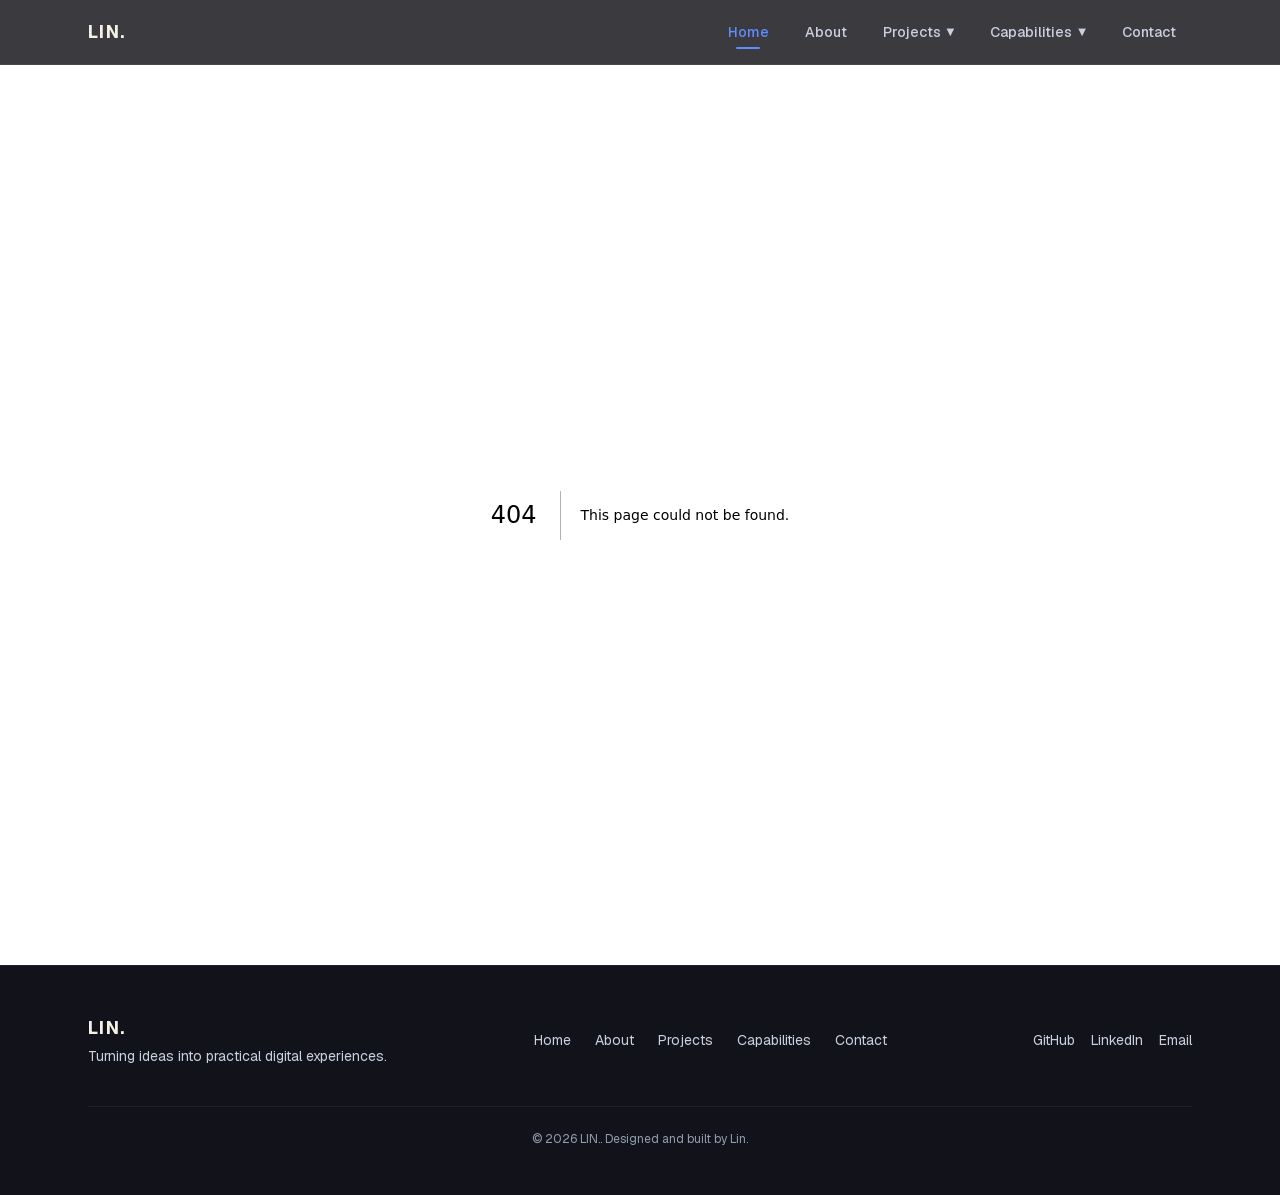
<file: 404/index.html>
<!DOCTYPE html><html lang="en" class="geist_a71539c9-module__T19VSG__variable geist_mono_8d43a2aa-module__8Li5zG__variable h-full antialiased"><head><meta charSet="utf-8"/><meta name="viewport" content="width=device-width, initial-scale=1"/><link rel="stylesheet" href="/_next/static/chunks/1pxo0gtphyxhs.css" data-precedence="next"/><link rel="preload" as="script" fetchPriority="low" href="/_next/static/chunks/0jvhpaew_uadu.js"/><script src="/_next/static/chunks/19mx3mg6lkumu.js" async=""></script><script src="/_next/static/chunks/36lm--m0zwqtj.js" async=""></script><script src="/_next/static/chunks/1f5ust74o0qp9.js" async=""></script><script src="/_next/static/chunks/turbopack-00orhzqq-1_sb.js" async=""></script><script src="/_next/static/chunks/1nqj8hcxim5fz.js" async="" crossorigin=""></script><link rel="preload" href="/dropdown.js" as="script"/><meta name="robots" content="noindex"/><title>LIN. — Creative Developer &amp; Problem Solver</title><meta name="description" content="Portfolio of Lin — Creative Developer &amp; Problem Solver building useful, creative, and meaningful digital experiences."/><link rel="icon" href="/favicon.ico?favicon.2vob68tjqpejf.ico" sizes="256x256" type="image/x-icon"/><meta name="next-size-adjust" content=""/><title>404: This page could not be found.</title><script src="/_next/static/chunks/0cz1d0mv5g_q7.js" noModule=""></script></head><body class="min-h-full flex flex-col bg-bg-primary text-text-primary"><div hidden=""><!--$--><!--/$--></div><header class="sticky top-0 z-50 border-b border-border-subtle bg-bg-primary/80 backdrop-blur-md"><nav class="mx-auto flex h-16 max-w-6xl items-center justify-between px-6" aria-label="Primary navigation"><a href="/#portfolio-hub" class="text-lg font-bold tracking-widest text-text-primary transition-colors hover:text-accent-blue">LIN.</a><ul id="mobile-navigation" class="gap-1 hidden md:flex md:flex-row md:relative md:inset-auto md:items-center md:gap-1 md:border-t-0 md:bg-transparent md:backdrop-blur-none md:px-0 md:py-0 md:z-auto"><li><a href="/#portfolio-hub" aria-current="location" class="relative rounded-md px-4 py-2 text-sm font-medium transition-colors text-accent-blue">Home<span aria-hidden="true" class="absolute bottom-0 left-1/2 h-0.5 w-6 -translate-x-1/2 rounded-full bg-accent-blue"></span></a></li><li><a href="/#about" class="relative rounded-md px-4 py-2 text-sm font-medium transition-colors text-text-secondary hover:text-text-primary">About</a></li><li class="dropdown"><button id="dropdownBtn" type="button" aria-expanded="false" aria-haspopup="true" class="relative flex items-center gap-1.5 rounded-md px-4 py-2 text-sm font-medium transition-colors text-text-secondary hover:text-text-primary">Projects<span id="dropdownArrow" class="text-[10px] leading-none" aria-hidden="true">▼</span></button><ul id="dropdownMenu" class="dropdown-menu" role="menu"><li role="none"><a href="/#tcgc-student-master" role="menuitem" class="block rounded-md px-4 py-2 text-sm font-medium text-text-secondary hover:bg-bg-surface-elevated hover:text-text-primary transition-colors">TCGC Student Master</a></li><li role="none"><a href="/#jazon-collective-market" role="menuitem" class="block rounded-md px-4 py-2 text-sm font-medium text-text-secondary hover:bg-bg-surface-elevated hover:text-text-primary transition-colors">Jazon Collective Market</a></li><li role="none"><a href="/#blazingheart" role="menuitem" class="block rounded-md px-4 py-2 text-sm font-medium text-text-secondary hover:bg-bg-surface-elevated hover:text-text-primary transition-colors">BlazingHeart</a></li></ul></li><li class="dropdown"><button id="capabilitiesDropdownBtn" type="button" aria-expanded="false" aria-haspopup="true" class="relative flex items-center gap-1.5 rounded-md px-4 py-2 text-sm font-medium transition-colors text-text-secondary hover:text-text-primary">Capabilities<span id="capabilitiesDropdownArrow" class="text-[10px] leading-none" aria-hidden="true">▼</span></button><ul id="capabilitiesDropdownMenu" class="dropdown-menu" role="menu"><li role="none"><a href="/#frontend-development" data-spotlight-mod="MOD-01" role="menuitem" class="block rounded-md px-4 py-2 text-sm font-medium text-text-secondary hover:bg-bg-surface-elevated hover:text-text-primary transition-colors">Frontend Development</a></li><li role="none"><a href="/#mobile-development" data-spotlight-mod="MOD-04" role="menuitem" class="block rounded-md px-4 py-2 text-sm font-medium text-text-secondary hover:bg-bg-surface-elevated hover:text-text-primary transition-colors">Mobile Development</a></li><li role="none"><a href="/#game-development" data-spotlight-mod="MOD-05" role="menuitem" class="block rounded-md px-4 py-2 text-sm font-medium text-text-secondary hover:bg-bg-surface-elevated hover:text-text-primary transition-colors">Game Development</a></li></ul></li><li><a href="/#contact" class="relative rounded-md px-4 py-2 text-sm font-medium transition-colors text-text-secondary hover:text-text-primary">Contact</a></li></ul><button type="button" class="flex h-11 w-11 items-center justify-center rounded-md text-text-secondary transition-colors hover:text-text-primary md:hidden" aria-label="Open menu" aria-expanded="false" aria-controls="mobile-navigation"><svg class="h-5 w-5" fill="none" viewBox="0 0 24 24" stroke="currentColor" stroke-width="2" aria-hidden="true"><path stroke-linecap="round" stroke-linejoin="round" d="M4 6h16M4 12h16M4 18h16"></path></svg></button></nav></header><main class="flex-1"><div style="font-family:system-ui,&quot;Segoe UI&quot;,Roboto,Helvetica,Arial,sans-serif,&quot;Apple Color Emoji&quot;,&quot;Segoe UI Emoji&quot;;height:100vh;text-align:center;display:flex;flex-direction:column;align-items:center;justify-content:center"><div><style>body{color:#000;background:#fff;margin:0}.next-error-h1{border-right:1px solid rgba(0,0,0,.3)}@media (prefers-color-scheme:dark){body{color:#fff;background:#000}.next-error-h1{border-right:1px solid rgba(255,255,255,.3)}}</style><h1 class="next-error-h1" style="display:inline-block;margin:0 20px 0 0;padding:0 23px 0 0;font-size:24px;font-weight:500;vertical-align:top;line-height:49px">404</h1><div style="display:inline-block"><h2 style="font-size:14px;font-weight:400;line-height:49px;margin:0">This page could not be found.</h2></div></div></div><!--$--><!--/$--></main><footer class="border-t border-border-subtle bg-bg-surface"><div class="mx-auto max-w-6xl px-6 py-12"><div class="flex flex-col items-center gap-8 md:flex-row md:justify-between"><div class="text-center md:text-left"><p class="text-lg font-bold tracking-widest text-text-primary">LIN.</p><p class="mt-1 text-sm text-text-secondary">Turning ideas into practical digital experiences.</p></div><nav aria-label="Footer navigation"><ul class="flex flex-wrap justify-center gap-6"><li><a class="text-sm text-text-secondary transition-colors hover:text-accent-blue" href="/#portfolio-hub">Home</a></li><li><a class="text-sm text-text-secondary transition-colors hover:text-accent-blue" href="/#about">About</a></li><li><a class="text-sm text-text-secondary transition-colors hover:text-accent-blue" href="/#projects">Projects</a></li><li><a class="text-sm text-text-secondary transition-colors hover:text-accent-blue" href="/#capabilities">Capabilities</a></li><li><a class="text-sm text-text-secondary transition-colors hover:text-accent-blue" href="/#contact">Contact</a></li></ul></nav><div class="flex gap-4"><a href="https://github.com/jazon123xbx" class="text-sm text-text-secondary transition-colors hover:text-accent-blue" target="_blank" rel="noopener noreferrer">GitHub</a><a href="https://www.linkedin.com/in/john-lin-redido-198328428/?isSelfProfile=true" class="text-sm text-text-secondary transition-colors hover:text-accent-blue" target="_blank" rel="noopener noreferrer">LinkedIn</a><a href="mailto:linredido@gmail.com" class="text-sm text-text-secondary transition-colors hover:text-accent-blue" target="_blank" rel="noopener noreferrer">Email</a></div></div><div class="mt-10 border-t border-border-subtle pt-6 text-center"><p class="text-xs text-text-muted">© <!-- -->2026<!-- --> <!-- -->LIN.<!-- -->. Designed and built by Lin.</p></div></div></footer><script src="/_next/static/chunks/0jvhpaew_uadu.js" id="_R_" async=""></script><script>(self.__next_f=self.__next_f||[]).push([0])</script><script>self.__next_f.push([1,"1:\"$Sreact.fragment\"\n2:I[88589,[\"/_next/static/chunks/1nqj8hcxim5fz.js\"],\"default\"]\n3:I[39756,[\"/_next/static/chunks/1nqj8hcxim5fz.js\"],\"default\"]\n4:I[37457,[\"/_next/static/chunks/1nqj8hcxim5fz.js\"],\"default\"]\n5:I[22016,[\"/_next/static/chunks/1nqj8hcxim5fz.js\"],\"\"]\nc:I[68027,[\"/_next/static/chunks/1nqj8hcxim5fz.js\"],\"default\",1]\n:HL[\"/_next/static/chunks/1pxo0gtphyxhs.css\",\"style\"]\na:X\n0:{\"P\":null,\"c\":[\"\",\"_not-found\",\"\"],\"q\":\"\",\"i\":false,\"f\":[[[\"\",{\"children\":[\"/_not-found\",{\"children\":[\"__PAGE__\",{},\"$undefined\",\"$undefined\",4608]},\"$undefined\",\"$undefined\",4608]},\"$undefined\",\"$undefined\",4624],[[\"$\",\"$1\",\"c\",{\"children\":[[[\"$\",\"link\",\"0\",{\"rel\":\"stylesheet\",\"href\":\"/_next/static/chunks/1pxo0gtphyxhs.css\",\"precedence\":\"next\",\"crossOrigin\":\"$undefined\",\"nonce\":\"$undefined\"}],[\"$\",\"script\",\"script-0\",{\"src\":\"/_next/static/chunks/1nqj8hcxim5fz.js\",\"async\":true,\"nonce\":\"$undefined\"}]],[\"$\",\"html\",null,{\"lang\":\"en\",\"className\":\"geist_a71539c9-module__T19VSG__variable geist_mono_8d43a2aa-module__8Li5zG__variable h-full antialiased\",\"children\":[\"$\",\"body\",null,{\"className\":\"min-h-full flex flex-col bg-bg-primary text-text-primary\",\"children\":[[\"$\",\"$L2\",null,{}],[\"$\",\"main\",null,{\"className\":\"flex-1\",\"children\":[\"$\",\"$L3\",null,{\"parallelRouterKey\":\"children\",\"error\":\"$undefined\",\"errorStyles\":\"$undefined\",\"errorScripts\":\"$undefined\",\"template\":[\"$\",\"$L4\",null,{}],\"templateStyles\":\"$undefined\",\"templateScripts\":\"$undefined\",\"notFound\":[[[\"$\",\"title\",null,{\"children\":\"404: This page could not be found.\"}],[\"$\",\"div\",null,{\"style\":{\"fontFamily\":\"system-ui,\\\"Segoe UI\\\",Roboto,Helvetica,Arial,sans-serif,\\\"Apple Color Emoji\\\",\\\"Segoe UI Emoji\\\"\",\"height\":\"100vh\",\"textAlign\":\"center\",\"display\":\"flex\",\"flexDirection\":\"column\",\"alignItems\":\"center\",\"justifyContent\":\"center\"},\"children\":[\"$\",\"div\",null,{\"children\":[[\"$\",\"style\",null,{\"dangerouslySetInnerHTML\":{\"__html\":\"body{color:#000;background:#fff;margin:0}.next-error-h1{border-right:1px solid rgba(0,0,0,.3)}@media (prefers-color-scheme:dark){body{color:#fff;background:#000}.next-error-h1{border-right:1px solid rgba(255,255,255,.3)}}\"}}],[\"$\",\"h1\",null,{\"className\":\"next-error-h1\",\"style\":{\"display\":\"inline-block\",\"margin\":\"0 20px 0 0\",\"padding\":\"0 23px 0 0\",\"fontSize\":24,\"fontWeight\":500,\"verticalAlign\":\"top\",\"lineHeight\":\"49px\"},\"children\":404}],[\"$\",\"div\",null,{\"style\":{\"display\":\"inline-block\"},\"children\":[\"$\",\"h2\",null,{\"style\":{\"fontSize\":14,\"fontWeight\":400,\"lineHeight\":\"49px\",\"margin\":0},\"children\":\"This page could not be found.\"}]}]]}]}]],[]],\"forbidden\":\"$undefined\",\"unauthorized\":\"$undefined\"}]}],[\"$\",\"footer\",null,{\"className\":\"border-t border-border-subtle bg-bg-surface\",\"children\":[\"$\",\"div\",null,{\"className\":\"mx-auto max-w-6xl px-6 py-12\",\"children\":[[\"$\",\"div\",null,{\"className\":\"flex flex-col items-center gap-8 md:flex-row md:justify-between\",\"children\":[[\"$\",\"div\",null,{\"className\":\"text-center md:text-left\",\"children\":[[\"$\",\"p\",null,{\"className\":\"text-lg font-bold tracking-widest text-text-primary\",\"children\":\"LIN.\"}],[\"$\",\"p\",null,{\"className\":\"mt-1 text-sm text-text-secondary\",\"children\":\"Turning ideas into practical digital experiences.\"}]]}],[\"$\",\"nav\",null,{\"aria-label\":\"Footer navigation\",\"children\":[\"$\",\"ul\",null,{\"className\":\"flex flex-wrap justify-center gap-6\",\"children\":[[\"$\",\"li\",\"/#portfolio-hub\",{\"children\":[\"$\",\"$L5\",null,{\"href\":\"/#portfolio-hub\",\"className\":\"text-sm text-text-secondary transition-colors hover:text-accent-blue\",\"children\":\"Home\"}]}],[\"$\",\"li\",\"/#about\",{\"children\":[\"$\",\"$L5\",null,{\"href\":\"/#about\",\"className\":\"text-sm text-text-secondary transition-colors hover:text-accent-blue\",\"children\":\"About\"}]}],[\"$\",\"li\",\"/#projects\",{\"children\":[\"$\",\"$L5\",null,{\"href\":\"/#projects\",\"className\":\"text-sm text-text-secondary transition-colors hover:text-accent-blue\",\"children\":\"Projects\"}]}],[\"$\",\"li\",\"/#capabilities\",{\"children\":[\"$\",\"$L5\",null,{\"href\":\"/#capabilities\",\"className\":\"text-sm text-text-secondary transition-colors hover:text-accent-blue\",\"children\":\"Capabilities\"}]}],[\"$\",\"li\",\"/#contact\",{\"children\":[\"$\",\"$L5\",null,{\"href\":\"/#contact\",\"className\":\"text-sm text-text-secondary transition-colors hover:text-accent-blue\",\"children\":\"Contact\"}]}]]}]}],[\"$\",\"div\",null,{\"className\":\"flex gap-4\",\"children\":[[\"$\",\"a\",\"GitHub\",{\"href\":\"https://github.com/jazon123xbx\",\"className\":\"text-sm text-text-secondary transition-colors hover:text-accent-blue\",\"target\":\"_blank\",\"rel\":\"noopener noreferrer\",\"children\":\"GitHub\"}],[\"$\",\"a\",\"LinkedIn\",{\"href\":\"https://www.linkedin.com/in/john-lin-redido-198328428/?isSelfProfile=true\",\"className\":\"text-sm text-text-secondary transition-colors hover:text-accent-blue\",\"target\":\"_blank\",\"rel\":\"noopener noreferrer\",\"children\":\"LinkedIn\"}],[\"$\",\"a\",\"Email\",{\"href\":\"mailto:linredido@gmail.com\",\"className\":\"text-sm text-text-secondary transition-colors hover:text-accent-blue\",\"target\":\"_blank\",\"rel\":\"noopener noreferrer\",\"children\":\"Email\"}]]}]]}],\"$L6\"]}]}],\"$L7\"]}]}]]}],{\"children\":[\"$L8\",{\"children\":[\"$L9\",{},null,false,null]},null,false,\"$a\"]},null,false,null],\"$Lb\",false]],\"m\":\"$undefined\",\"G\":[\"$c\",[\"$Ld\"]],\"S\":true,\"h\":null,\"r\":\"$undefined\",\"s\":\"$undefined\",\"a\":\"$undefined\",\"l\":\"$undefined\",\"p\":\"$undefined\",\"d\":\"$undefined\",\"b\":\"Hiyf65RmL7fTIaYlOzE7B\"}\ne:I[79520,[\"/_next/static/chunks/1nqj8hcxim5fz.js\"],\"\"]\nf:I[97367,[\"/_next/static/chunks/1nqj8hcxim5fz.js\"],\"OutletBoundary\"]\n10:\"$Sreact.suspense\"\n12:I[97367,[\"/_next/static/chunks/1nqj8hcxim5fz.js\"],\"ViewportBoundary\"]\n14:I[97367,[\"/_next/static/chunks/1nqj8hcxim5fz.js\"],\"MetadataBoundary\"]\n6:[\"$\",\"div\",null,{\"className\":\"mt-10 border-t border-border-subtle pt-6 text-center\",\"children\":[\"$\",\"p\",null,{\"className\":\"text-xs text-text-muted\",\"children\":[\"© \",2026,\" \",\"LIN.\",\". Designed and built by Lin.\"]}]}]\n7:[\"$\",\"$Le\",null,{\"src\":\"/dropdown.js\",\"strategy\":\"afterInteractive\"}]\n8:[\"$\",\"$1\",\"c\",{\"children\":[null,[\"$\",\"$L3\",null,{\"parallelRouterKey\":\"children\",\"error\":\"$undefined\",\"errorStyles\":\"$undefined\",\"errorScripts\":\"$undefined\",\"template\":[\"$\",\"$L4\",null,{}],\"templateStyles\":\"$undefined\",\"templateScripts\":\"$undefined\",\"notFound\":\"$undefined\",\"forbidden\":\"$undefined\",\"unauthorized\":\"$undefined\"}]]}]\n9:[\"$\",\"$1\",\"c\",{\"children\":[[[\"$\",\"title\",null,{\"children\":\"404: This page could not be found.\"}],[\"$\",\"div\",null,{\"style\":\"$0:f:0:1:0:props:children:1:props:children:props:children:1:props:children:props:notFound:0:1:props:style\",\"children\":[\"$\",\"div\",null,{\"children\":[[\"$\",\"style\",null,{\"dangerouslySetInnerHTML\":{\"__html\":\"body{color:#000;background:#fff;margin:0}.next-error-h1{border-right:1px solid rgba(0,0,0,.3)}@media (prefers-color-scheme:dark){body{color:#fff;background:#000}.next-error-h1{border-right:1px solid rgba(255,255,255,.3)}}\"}}],[\"$\",\"h1\",null,{\"className\":\"next-error-h1\",\"style\":\"$0:f:0:1:0:props:children:1:props:children:props:children:1:props:children:props:notFound:0:1:props:children:props:children:1:props:style\",\"children\":404}],[\"$\",\"div\",null,{\"style\":\"$0:f:0:1:0:props:children:1:props:children:props:children:1:props:children:props:notFound:0:1:props:children:props:children:2:props:style\",\"children\":[\"$\",\"h2\",null,{\"style\":\"$0:f:0:1:0:props:children:1:props:children:props:children:1:props:children:props:notFound:0:1:props:children:props:children:2:props:children:props:style\",\"children\":\"This page could not be found.\"}]}]]}]}]],null,[\"$\",\"$Lf\",null,{\"children\":[\"$\",\"$10\",null,{\"name\":\"Next.MetadataOutlet\",\"children\":\"$@11\"}]}]]}]\nb:[\"$\",\"$1\",\"h\",{\"children\":[[\"$\",\"meta\",null,{\"name\":\"robots\",\"content\":\"noindex\"}],[\"$\",\"$L12\",null,{\"children\":\"$L13\"}],[\"$\",\"div\",null,{\"hidden\":true,\"children\":[\"$\",\"$L14\",null,{\"children\":[\"$\",\"$10\",null,{\"name\":\"Next.Metadata\",\"children\":\"$L15\"}]}]}],[\"$\",\"meta\",null,{\"name\":\"next-size-adjust\",\"content\":\"\"}]]}]\nd:[\"$\",\"link\",\"0\",{\"rel\":\"stylesheet\",\"href\":\"/_next/static/chunks/1pxo0gtphyxhs.css\",\"precedence\":\"next\",\"crossOrigin\":\"$undefined\",\"nonce\":\"$undefined\"}]\na:C\n13:[[\"$\",\"meta\",\"0\",{\"charSet\":\"utf-8\"}],[\"$\",\"meta\",\"1\",{\"name\":\"viewport\",\"content\":\"width=device-width, initial-scale=1\"}]]\n16:I[27201,[\"/_next/static/chunks/1nqj8hcxim5fz.js\"],\"IconMark\"]\n11:null\n15:[[\"$\",\"title\",\"0\",{\"children\":\"LIN. — Creative Developer \u0026 Problem Solver\"}],[\"$\",\"meta\",\"1\",{\"name\":\"description\",\"content\":\"Portfolio of Lin — Creative Developer \u0026 Problem Solver building useful, creative, and meaningful digital experiences.\"}],[\"$\",\"link\",\"2\",{\"rel\":\"icon\",\"href\":\"/favicon.ico?favicon.2vob68tjqpejf.ico\",\"sizes\":\"256x256\",\"type\":\"image/x-icon\"}],[\"$\",\"$L16\",\"3\",{}]]\n"])</script></body></html>
</file>
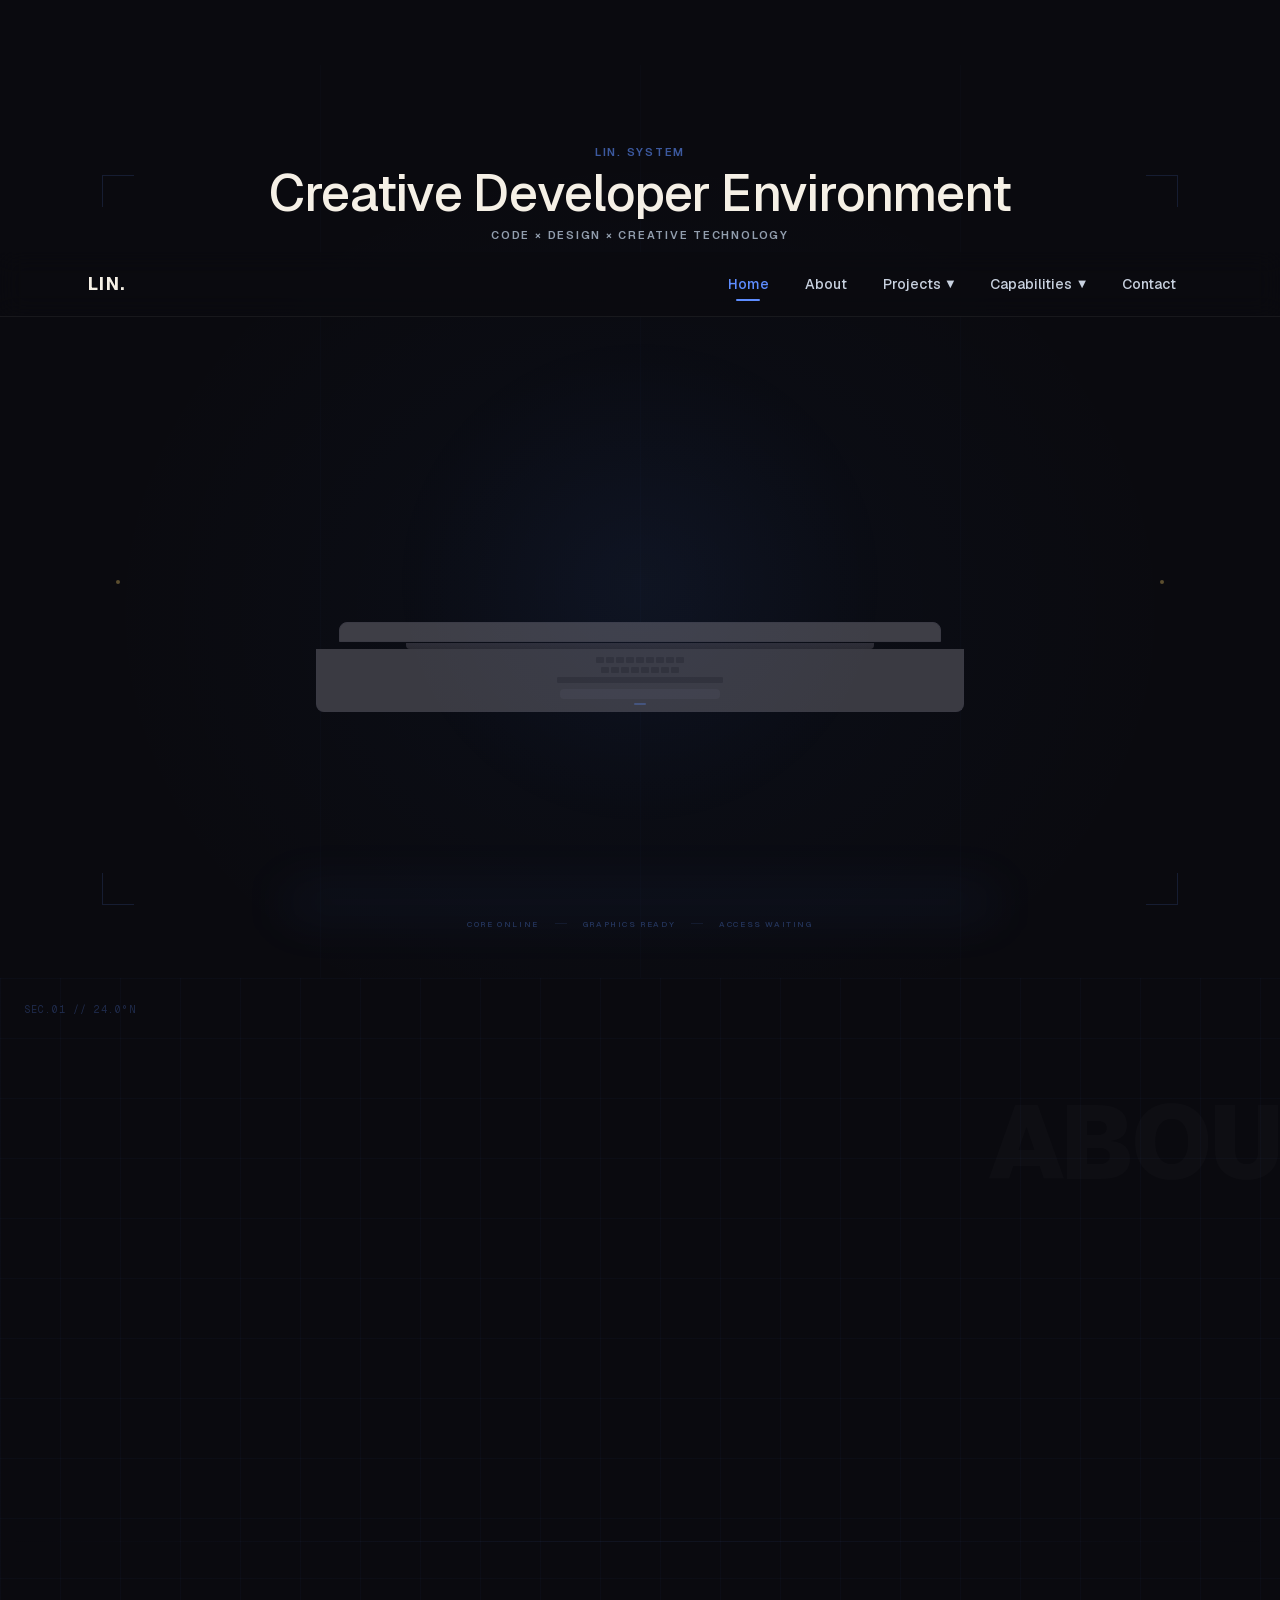
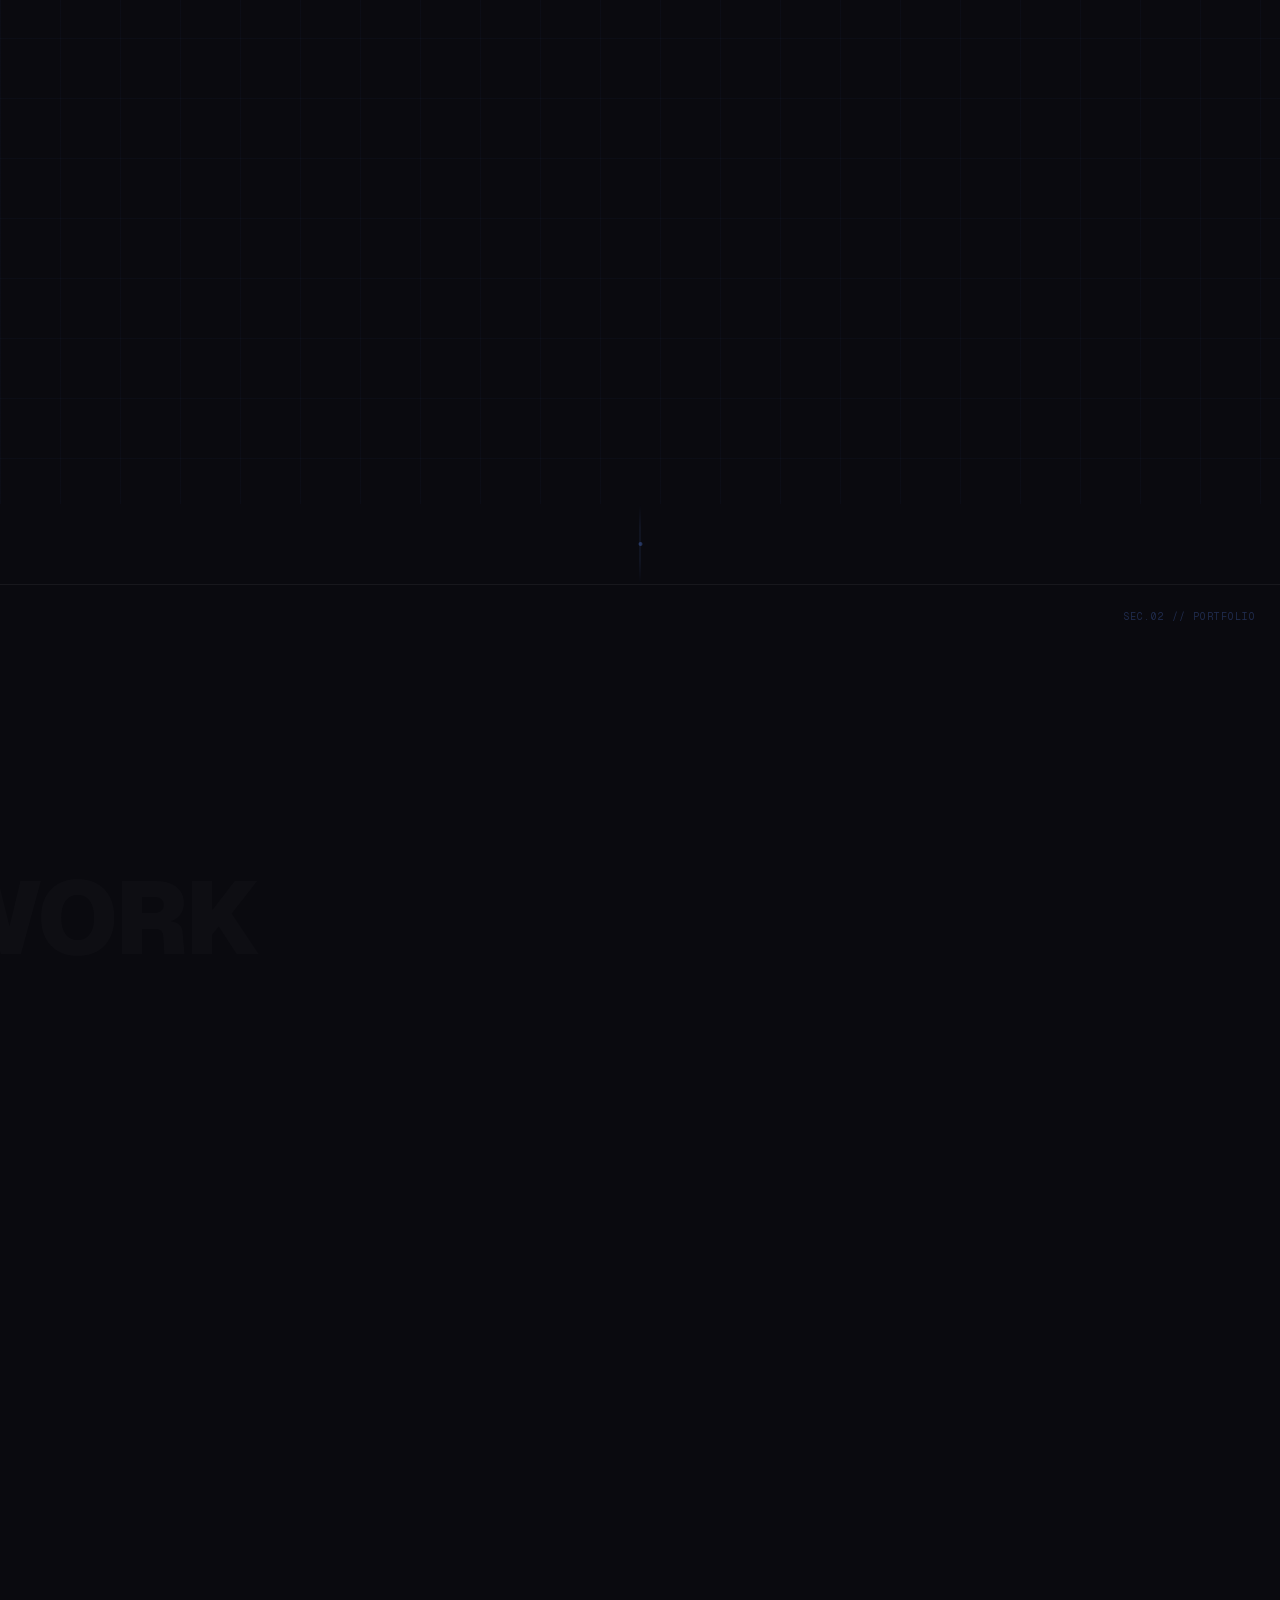
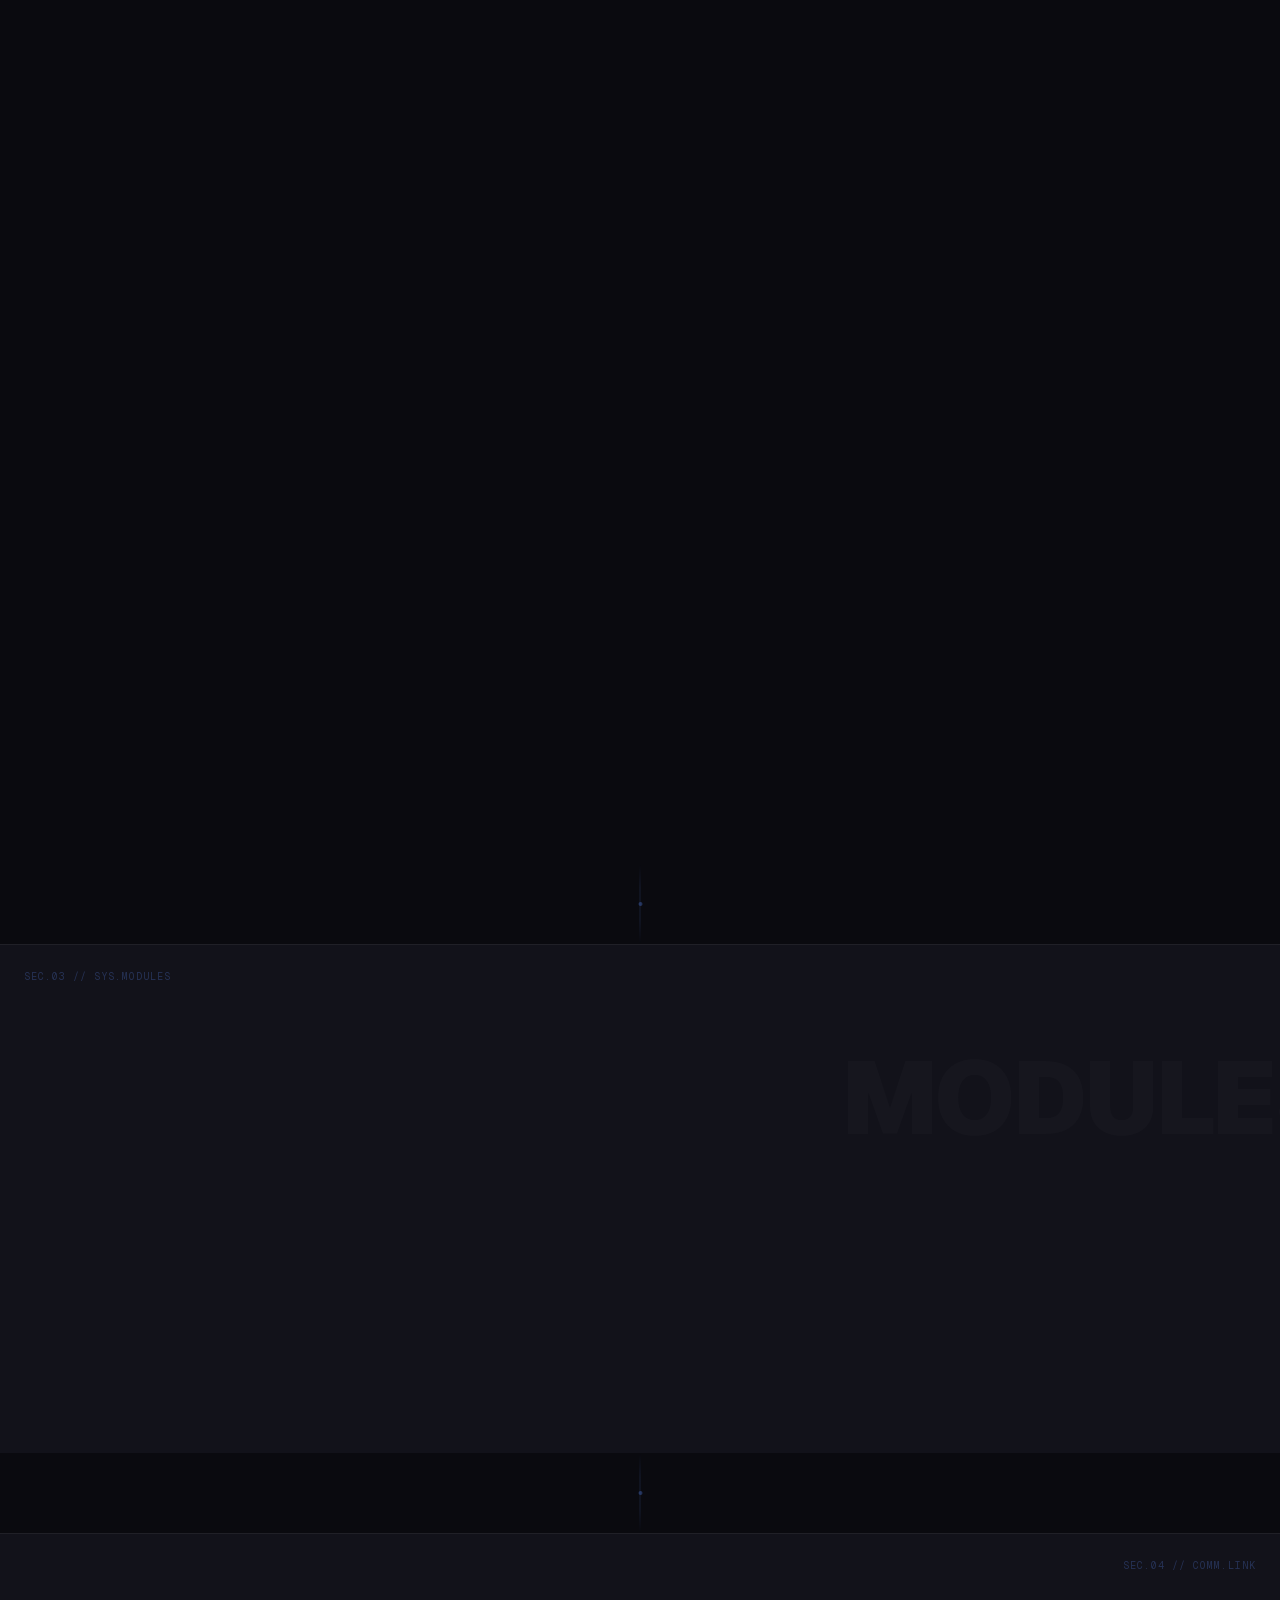
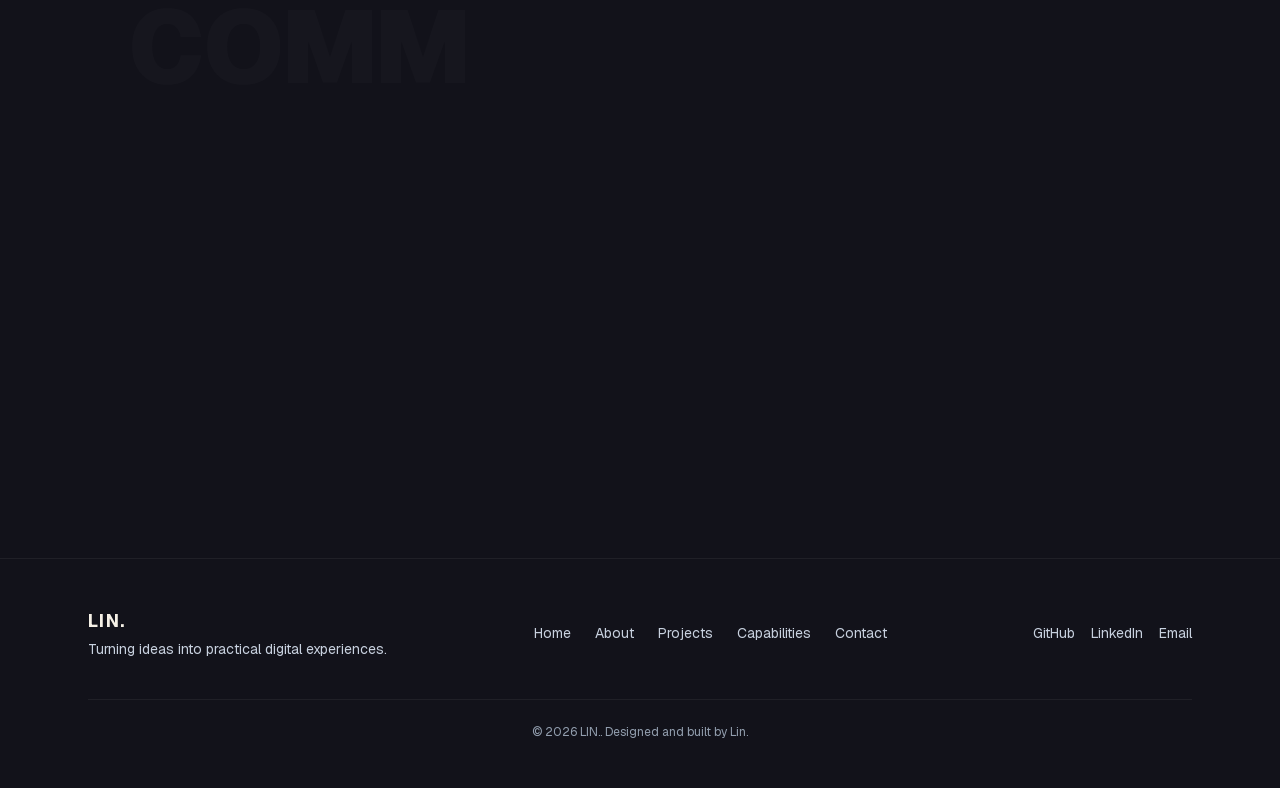
<file: about/index.html>
<!DOCTYPE html><html lang="en" class="geist_a71539c9-module__T19VSG__variable geist_mono_8d43a2aa-module__8Li5zG__variable h-full antialiased"><head><meta charSet="utf-8"/><meta name="viewport" content="width=device-width, initial-scale=1"/><link rel="preload" href="/_next/static/media/797e433ab948586e-s.p.0r6juujl39pe6.woff2" as="font" crossorigin="" type="font/woff2"/><link rel="preload" href="/_next/static/media/caa3a2e1cccd8315-s.p.0wgildi0cnwt9.woff2" as="font" crossorigin="" type="font/woff2"/><link rel="stylesheet" href="/_next/static/chunks/1pxo0gtphyxhs.css" data-precedence="next"/><link rel="preload" as="script" fetchPriority="low" href="/_next/static/chunks/0jvhpaew_uadu.js"/><script src="/_next/static/chunks/19mx3mg6lkumu.js" async=""></script><script src="/_next/static/chunks/36lm--m0zwqtj.js" async=""></script><script src="/_next/static/chunks/1f5ust74o0qp9.js" async=""></script><script src="/_next/static/chunks/turbopack-00orhzqq-1_sb.js" async=""></script><script src="/_next/static/chunks/1nqj8hcxim5fz.js" async="" crossorigin=""></script><script src="/_next/static/chunks/0jbrluz4zilh-.js" async="" crossorigin=""></script><link rel="preload" href="/dropdown.js" as="script"/><title>LIN. — Creative Developer &amp; Problem Solver</title><meta name="description" content="Portfolio of Lin — Creative Developer &amp; Problem Solver building useful, creative, and meaningful digital experiences."/><link rel="icon" href="/favicon.ico?favicon.2vob68tjqpejf.ico" sizes="256x256" type="image/x-icon"/><meta name="next-size-adjust" content=""/><script src="/_next/static/chunks/0cz1d0mv5g_q7.js" noModule=""></script></head><body class="min-h-full flex flex-col bg-bg-primary text-text-primary"><div hidden=""><!--$--><!--/$--></div><header class="sticky top-0 z-50 border-b border-border-subtle bg-bg-primary/80 backdrop-blur-md"><nav class="mx-auto flex h-16 max-w-6xl items-center justify-between px-6" aria-label="Primary navigation"><a href="/#portfolio-hub" class="text-lg font-bold tracking-widest text-text-primary transition-colors hover:text-accent-blue">LIN.</a><ul id="mobile-navigation" class="gap-1 hidden md:flex md:flex-row md:relative md:inset-auto md:items-center md:gap-1 md:border-t-0 md:bg-transparent md:backdrop-blur-none md:px-0 md:py-0 md:z-auto"><li><a href="/#portfolio-hub" aria-current="location" class="relative rounded-md px-4 py-2 text-sm font-medium transition-colors text-accent-blue">Home<span aria-hidden="true" class="absolute bottom-0 left-1/2 h-0.5 w-6 -translate-x-1/2 rounded-full bg-accent-blue"></span></a></li><li><a href="/#about" class="relative rounded-md px-4 py-2 text-sm font-medium transition-colors text-text-secondary hover:text-text-primary">About</a></li><li class="dropdown"><button id="dropdownBtn" type="button" aria-expanded="false" aria-haspopup="true" class="relative flex items-center gap-1.5 rounded-md px-4 py-2 text-sm font-medium transition-colors text-text-secondary hover:text-text-primary">Projects<span id="dropdownArrow" class="text-[10px] leading-none" aria-hidden="true">▼</span></button><ul id="dropdownMenu" class="dropdown-menu" role="menu"><li role="none"><a href="/#tcgc-student-master" role="menuitem" class="block rounded-md px-4 py-2 text-sm font-medium text-text-secondary hover:bg-bg-surface-elevated hover:text-text-primary transition-colors">TCGC Student Master</a></li><li role="none"><a href="/#jazon-collective-market" role="menuitem" class="block rounded-md px-4 py-2 text-sm font-medium text-text-secondary hover:bg-bg-surface-elevated hover:text-text-primary transition-colors">Jazon Collective Market</a></li><li role="none"><a href="/#blazingheart" role="menuitem" class="block rounded-md px-4 py-2 text-sm font-medium text-text-secondary hover:bg-bg-surface-elevated hover:text-text-primary transition-colors">BlazingHeart</a></li></ul></li><li class="dropdown"><button id="capabilitiesDropdownBtn" type="button" aria-expanded="false" aria-haspopup="true" class="relative flex items-center gap-1.5 rounded-md px-4 py-2 text-sm font-medium transition-colors text-text-secondary hover:text-text-primary">Capabilities<span id="capabilitiesDropdownArrow" class="text-[10px] leading-none" aria-hidden="true">▼</span></button><ul id="capabilitiesDropdownMenu" class="dropdown-menu" role="menu"><li role="none"><a href="/#frontend-development" data-spotlight-mod="MOD-01" role="menuitem" class="block rounded-md px-4 py-2 text-sm font-medium text-text-secondary hover:bg-bg-surface-elevated hover:text-text-primary transition-colors">Frontend Development</a></li><li role="none"><a href="/#mobile-development" data-spotlight-mod="MOD-04" role="menuitem" class="block rounded-md px-4 py-2 text-sm font-medium text-text-secondary hover:bg-bg-surface-elevated hover:text-text-primary transition-colors">Mobile Development</a></li><li role="none"><a href="/#game-development" data-spotlight-mod="MOD-05" role="menuitem" class="block rounded-md px-4 py-2 text-sm font-medium text-text-secondary hover:bg-bg-surface-elevated hover:text-text-primary transition-colors">Game Development</a></li></ul></li><li><a href="/#contact" class="relative rounded-md px-4 py-2 text-sm font-medium transition-colors text-text-secondary hover:text-text-primary">Contact</a></li></ul><button type="button" class="flex h-11 w-11 items-center justify-center rounded-md text-text-secondary transition-colors hover:text-text-primary md:hidden" aria-label="Open menu" aria-expanded="false" aria-controls="mobile-navigation"><svg class="h-5 w-5" fill="none" viewBox="0 0 24 24" stroke="currentColor" stroke-width="2" aria-hidden="true"><path stroke-linecap="round" stroke-linejoin="round" d="M4 6h16M4 12h16M4 18h16"></path></svg></button></nav></header><main class="flex-1"><div class="flex min-h-[60vh] items-center justify-center"><a class="text-sm font-medium text-accent-blue underline underline-offset-4 hover:text-accent-blue-dim" href="/#about">Continue to <!-- -->About</a></div><!--$--><!--/$--></main><footer class="border-t border-border-subtle bg-bg-surface"><div class="mx-auto max-w-6xl px-6 py-12"><div class="flex flex-col items-center gap-8 md:flex-row md:justify-between"><div class="text-center md:text-left"><p class="text-lg font-bold tracking-widest text-text-primary">LIN.</p><p class="mt-1 text-sm text-text-secondary">Turning ideas into practical digital experiences.</p></div><nav aria-label="Footer navigation"><ul class="flex flex-wrap justify-center gap-6"><li><a class="text-sm text-text-secondary transition-colors hover:text-accent-blue" href="/#portfolio-hub">Home</a></li><li><a class="text-sm text-text-secondary transition-colors hover:text-accent-blue" href="/#about">About</a></li><li><a class="text-sm text-text-secondary transition-colors hover:text-accent-blue" href="/#projects">Projects</a></li><li><a class="text-sm text-text-secondary transition-colors hover:text-accent-blue" href="/#capabilities">Capabilities</a></li><li><a class="text-sm text-text-secondary transition-colors hover:text-accent-blue" href="/#contact">Contact</a></li></ul></nav><div class="flex gap-4"><a href="https://github.com/jazon123xbx" class="text-sm text-text-secondary transition-colors hover:text-accent-blue" target="_blank" rel="noopener noreferrer">GitHub</a><a href="https://www.linkedin.com/in/john-lin-redido-198328428/?isSelfProfile=true" class="text-sm text-text-secondary transition-colors hover:text-accent-blue" target="_blank" rel="noopener noreferrer">LinkedIn</a><a href="mailto:linredido@gmail.com" class="text-sm text-text-secondary transition-colors hover:text-accent-blue" target="_blank" rel="noopener noreferrer">Email</a></div></div><div class="mt-10 border-t border-border-subtle pt-6 text-center"><p class="text-xs text-text-muted">© <!-- -->2026<!-- --> <!-- -->LIN.<!-- -->. Designed and built by Lin.</p></div></div></footer><script src="/_next/static/chunks/0jvhpaew_uadu.js" id="_R_" async=""></script><script>(self.__next_f=self.__next_f||[]).push([0])</script><script>self.__next_f.push([1,"1:\"$Sreact.fragment\"\n2:I[88589,[\"/_next/static/chunks/1nqj8hcxim5fz.js\"],\"default\"]\n3:I[39756,[\"/_next/static/chunks/1nqj8hcxim5fz.js\"],\"default\"]\n4:I[37457,[\"/_next/static/chunks/1nqj8hcxim5fz.js\"],\"default\"]\n5:I[22016,[\"/_next/static/chunks/1nqj8hcxim5fz.js\"],\"\"]\nc:I[68027,[\"/_next/static/chunks/1nqj8hcxim5fz.js\"],\"default\",1]\n:HL[\"/_next/static/chunks/1pxo0gtphyxhs.css\",\"style\"]\n:HL[\"/_next/static/media/797e433ab948586e-s.p.0r6juujl39pe6.woff2\",\"font\",{\"crossOrigin\":\"\",\"type\":\"font/woff2\"}]\n:HL[\"/_next/static/media/caa3a2e1cccd8315-s.p.0wgildi0cnwt9.woff2\",\"font\",{\"crossOrigin\":\"\",\"type\":\"font/woff2\"}]\na:X\n0:{\"P\":null,\"c\":[\"\",\"about\",\"\"],\"q\":\"\",\"i\":false,\"f\":[[[\"\",{\"children\":[\"about\",{\"children\":[\"__PAGE__\",{},\"$undefined\",\"$undefined\",4608]},\"$undefined\",\"$undefined\",4608]},\"$undefined\",\"$undefined\",4624],[[\"$\",\"$1\",\"c\",{\"children\":[[[\"$\",\"link\",\"0\",{\"rel\":\"stylesheet\",\"href\":\"/_next/static/chunks/1pxo0gtphyxhs.css\",\"precedence\":\"next\",\"crossOrigin\":\"$undefined\",\"nonce\":\"$undefined\"}],[\"$\",\"script\",\"script-0\",{\"src\":\"/_next/static/chunks/1nqj8hcxim5fz.js\",\"async\":true,\"nonce\":\"$undefined\"}]],[\"$\",\"html\",null,{\"lang\":\"en\",\"className\":\"geist_a71539c9-module__T19VSG__variable geist_mono_8d43a2aa-module__8Li5zG__variable h-full antialiased\",\"children\":[\"$\",\"body\",null,{\"className\":\"min-h-full flex flex-col bg-bg-primary text-text-primary\",\"children\":[[\"$\",\"$L2\",null,{}],[\"$\",\"main\",null,{\"className\":\"flex-1\",\"children\":[\"$\",\"$L3\",null,{\"parallelRouterKey\":\"children\",\"error\":\"$undefined\",\"errorStyles\":\"$undefined\",\"errorScripts\":\"$undefined\",\"template\":[\"$\",\"$L4\",null,{}],\"templateStyles\":\"$undefined\",\"templateScripts\":\"$undefined\",\"notFound\":[[[\"$\",\"title\",null,{\"children\":\"404: This page could not be found.\"}],[\"$\",\"div\",null,{\"style\":{\"fontFamily\":\"system-ui,\\\"Segoe UI\\\",Roboto,Helvetica,Arial,sans-serif,\\\"Apple Color Emoji\\\",\\\"Segoe UI Emoji\\\"\",\"height\":\"100vh\",\"textAlign\":\"center\",\"display\":\"flex\",\"flexDirection\":\"column\",\"alignItems\":\"center\",\"justifyContent\":\"center\"},\"children\":[\"$\",\"div\",null,{\"children\":[[\"$\",\"style\",null,{\"dangerouslySetInnerHTML\":{\"__html\":\"body{color:#000;background:#fff;margin:0}.next-error-h1{border-right:1px solid rgba(0,0,0,.3)}@media (prefers-color-scheme:dark){body{color:#fff;background:#000}.next-error-h1{border-right:1px solid rgba(255,255,255,.3)}}\"}}],[\"$\",\"h1\",null,{\"className\":\"next-error-h1\",\"style\":{\"display\":\"inline-block\",\"margin\":\"0 20px 0 0\",\"padding\":\"0 23px 0 0\",\"fontSize\":24,\"fontWeight\":500,\"verticalAlign\":\"top\",\"lineHeight\":\"49px\"},\"children\":404}],[\"$\",\"div\",null,{\"style\":{\"display\":\"inline-block\"},\"children\":[\"$\",\"h2\",null,{\"style\":{\"fontSize\":14,\"fontWeight\":400,\"lineHeight\":\"49px\",\"margin\":0},\"children\":\"This page could not be found.\"}]}]]}]}]],[]],\"forbidden\":\"$undefined\",\"unauthorized\":\"$undefined\"}]}],[\"$\",\"footer\",null,{\"className\":\"border-t border-border-subtle bg-bg-surface\",\"children\":[\"$\",\"div\",null,{\"className\":\"mx-auto max-w-6xl px-6 py-12\",\"children\":[[\"$\",\"div\",null,{\"className\":\"flex flex-col items-center gap-8 md:flex-row md:justify-between\",\"children\":[[\"$\",\"div\",null,{\"className\":\"text-center md:text-left\",\"children\":[[\"$\",\"p\",null,{\"className\":\"text-lg font-bold tracking-widest text-text-primary\",\"children\":\"LIN.\"}],[\"$\",\"p\",null,{\"className\":\"mt-1 text-sm text-text-secondary\",\"children\":\"Turning ideas into practical digital experiences.\"}]]}],[\"$\",\"nav\",null,{\"aria-label\":\"Footer navigation\",\"children\":[\"$\",\"ul\",null,{\"className\":\"flex flex-wrap justify-center gap-6\",\"children\":[[\"$\",\"li\",\"/#portfolio-hub\",{\"children\":[\"$\",\"$L5\",null,{\"href\":\"/#portfolio-hub\",\"className\":\"text-sm text-text-secondary transition-colors hover:text-accent-blue\",\"children\":\"Home\"}]}],[\"$\",\"li\",\"/#about\",{\"children\":[\"$\",\"$L5\",null,{\"href\":\"/#about\",\"className\":\"text-sm text-text-secondary transition-colors hover:text-accent-blue\",\"children\":\"About\"}]}],[\"$\",\"li\",\"/#projects\",{\"children\":[\"$\",\"$L5\",null,{\"href\":\"/#projects\",\"className\":\"text-sm text-text-secondary transition-colors hover:text-accent-blue\",\"children\":\"Projects\"}]}],[\"$\",\"li\",\"/#capabilities\",{\"children\":[\"$\",\"$L5\",null,{\"href\":\"/#capabilities\",\"className\":\"text-sm text-text-secondary transition-colors hover:text-accent-blue\",\"children\":\"Capabilities\"}]}],[\"$\",\"li\",\"/#contact\",{\"children\":[\"$\",\"$L5\",null,{\"href\":\"/#contact\",\"className\":\"text-sm text-text-secondary transition-colors hover:text-accent-blue\",\"children\":\"Contact\"}]}]]}]}],[\"$\",\"div\",null,{\"className\":\"flex gap-4\",\"children\":[[\"$\",\"a\",\"GitHub\",{\"href\":\"https://github.com/jazon123xbx\",\"className\":\"text-sm text-text-secondary transition-colors hover:text-accent-blue\",\"target\":\"_blank\",\"rel\":\"noopener noreferrer\",\"children\":\"GitHub\"}],[\"$\",\"a\",\"LinkedIn\",{\"href\":\"https://www.linkedin.com/in/john-lin-redido-198328428/?isSelfProfile=true\",\"className\":\"text-sm text-text-secondary transition-colors hover:text-accent-blue\",\"target\":\"_blank\",\"rel\":\"noopener noreferrer\",\"children\":\"LinkedIn\"}],[\"$\",\"a\",\"Email\",{\"href\":\"mailto:linredido@gmail.com\",\"className\":\"text-sm text-text-secondary transition-colors hover:text-accent-blue\",\"target\":\"_blank\",\"rel\":\"noopener noreferrer\",\"children\":\"Email\"}]]}]]}],\"$L6\"]}]}],\"$L7\"]}]}]]}],{\"children\":[\"$L8\",{\"children\":[\"$L9\",{},null,false,null]},null,false,\"$a\"]},null,false,null],\"$Lb\",false]],\"m\":\"$undefined\",\"G\":[\"$c\",[\"$Ld\"]],\"S\":true,\"h\":null,\"r\":\"$undefined\",\"s\":\"$undefined\",\"a\":\"$undefined\",\"l\":\"$undefined\",\"p\":\"$undefined\",\"d\":\"$undefined\",\"b\":\"Hiyf65RmL7fTIaYlOzE7B\"}\ne:I[79520,[\"/_next/static/chunks/1nqj8hcxim5fz.js\"],\"\"]\nf:I[52004,[\"/_next/static/chunks/1nqj8hcxim5fz.js\",\"/_next/static/chunks/0jbrluz4zilh-.js\"],\"default\"]\n10:I[97367,[\"/_next/static/chunks/1nqj8hcxim5fz.js\"],\"OutletBoundary\"]\n11:\"$Sreact.suspense\"\n13:I[97367,[\"/_next/static/chunks/1nqj8hcxim5fz.js\"],\"ViewportBoundary\"]\n15:I[97367,[\"/_next/static/chunks/1nqj8hcxim5fz.js\"],\"MetadataBoundary\"]\n6:[\"$\",\"div\",null,{\"className\":\"mt-10 border-t border-border-subtle pt-6 text-center\",\"children\":[\"$\",\"p\",null,{\"className\":\"text-xs text-text-muted\",\"children\":[\"© \",2026,\" \",\"LIN.\",\". Designed and built by Lin.\"]}]}]\n7:[\"$\",\"$Le\",null,{\"src\":\"/dropdown.js\",\"strategy\":\"afterInteractive\"}]\n8:[\"$\",\"$1\",\"c\",{\"children\":[null,[\"$\",\"$L3\",null,{\"parallelRouterKey\":\"children\",\"error\":\"$undefined\",\"errorStyles\":\"$undefined\",\"errorScripts\":\"$undefined\",\"template\":[\"$\",\"$L4\",null,{}],\"templateStyles\":\"$undefined\",\"templateScripts\":\"$undefined\",\"notFound\":\"$undefined\",\"forbidden\":\"$undefined\",\"unauthorized\":\"$undefined\"}]]}]\n9:[\"$\",\"$1\",\"c\",{\"children\":[[\"$\",\"$Lf\",null,{\"section\":\"about\",\"label\":\"About\"}],[[\"$\",\"script\",\"script-0\",{\"src\":\"/_next/static/chunks/0jbrluz4zilh-.js\",\"async\":true,\"nonce\":\"$undefined\"}]],[\"$\",\"$L10\",null,{\"children\":[\"$\",\"$11\",null,{\"name\":\"Next.MetadataOutlet\",\"children\":\"$@12\"}]}]]}]\nb:[\"$\",\"$1\",\"h\",{\"children\":[null,[\"$\",\"$L13\",null,{\"children\":\"$L14\"}],[\"$\",\"div\",null,{\"hidden\":true,\"children\":[\"$\",\"$L15\",null,{\"children\":[\"$\",\"$11\",null,{\"name\":\"Next.Metadata\",\"children\":\"$L16\"}]}]}],[\"$\",\"meta\",null,{\"name\":\"next-size-adjust\",\"content\":\"\"}]]}]\nd:[\"$\",\"link\",\"0\",{\"rel\":\"stylesheet\",\"href\":\"/_next/static/chunks/1pxo0gtphyxhs.css\",\"precedence\":\"next\",\"crossOrigin\":\"$undefined\",\"nonce\":\"$undefined\"}]\na:C\n14:[[\"$\",\"meta\",\"0\",{\"charSet\":\"utf-8\"}],[\"$\",\"meta\",\"1\",{\"name\":\"viewport\",\"content\":\"width=device-width, initial-scale=1\"}]]\n17:I[27201,[\"/_next/static/chunks/1nqj8hcxim5fz.js\"],\"IconMark\"]\n12:null\n16:[[\"$\",\"title\",\"0\",{\"children\":\"LIN. — Creative Developer \u0026 Problem Solver\"}],[\"$\",\"meta\",\"1\",{\"name\":\"description\",\"content\":\"Portfolio of Lin — Creative Developer \u0026 Problem Solver building useful, creative, and meaningful digital experiences.\"}],[\"$\",\"link\",\"2\",{\"rel\":\"icon\",\"href\":\"/favicon.ico?favicon.2vob68tjqpejf.ico\",\"sizes\":\"256x256\",\"type\":\"image/x-icon\"}],[\"$\",\"$L17\",\"3\",{}]]\n"])</script></body></html>
</file>
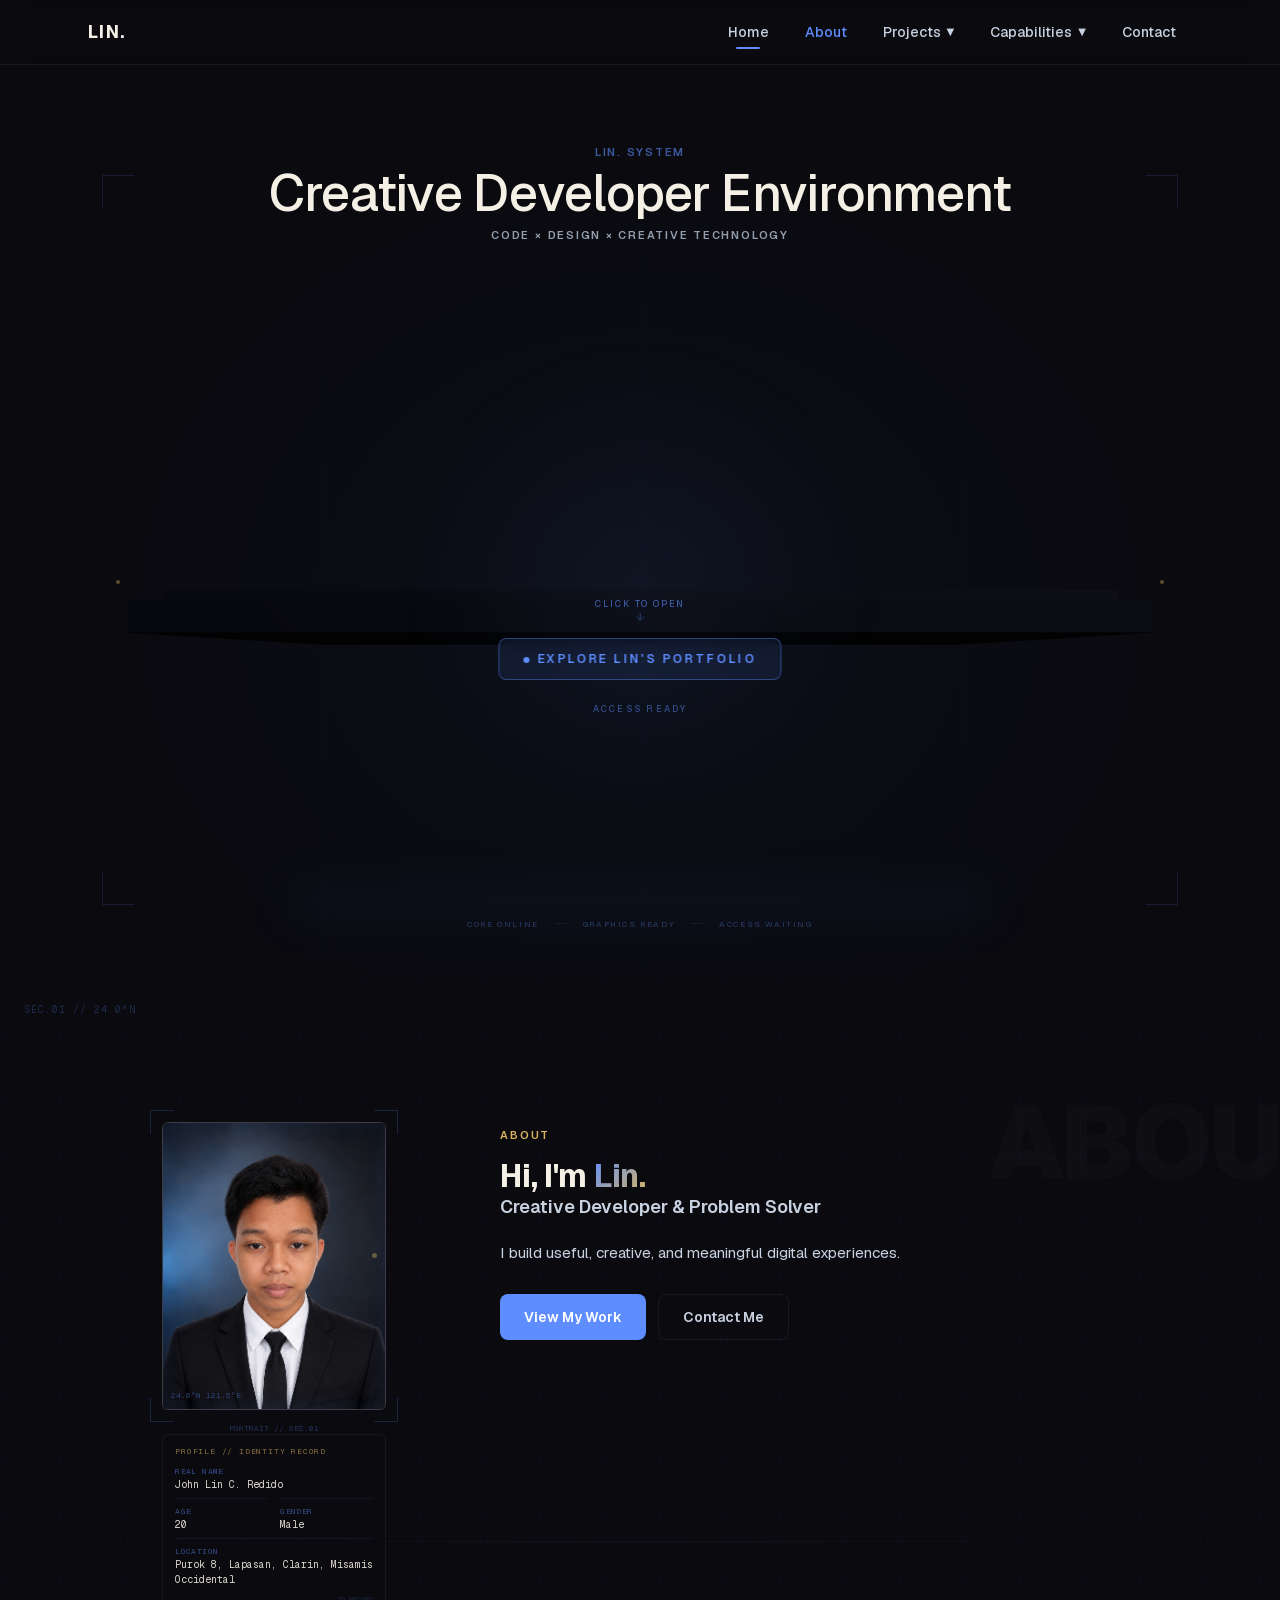
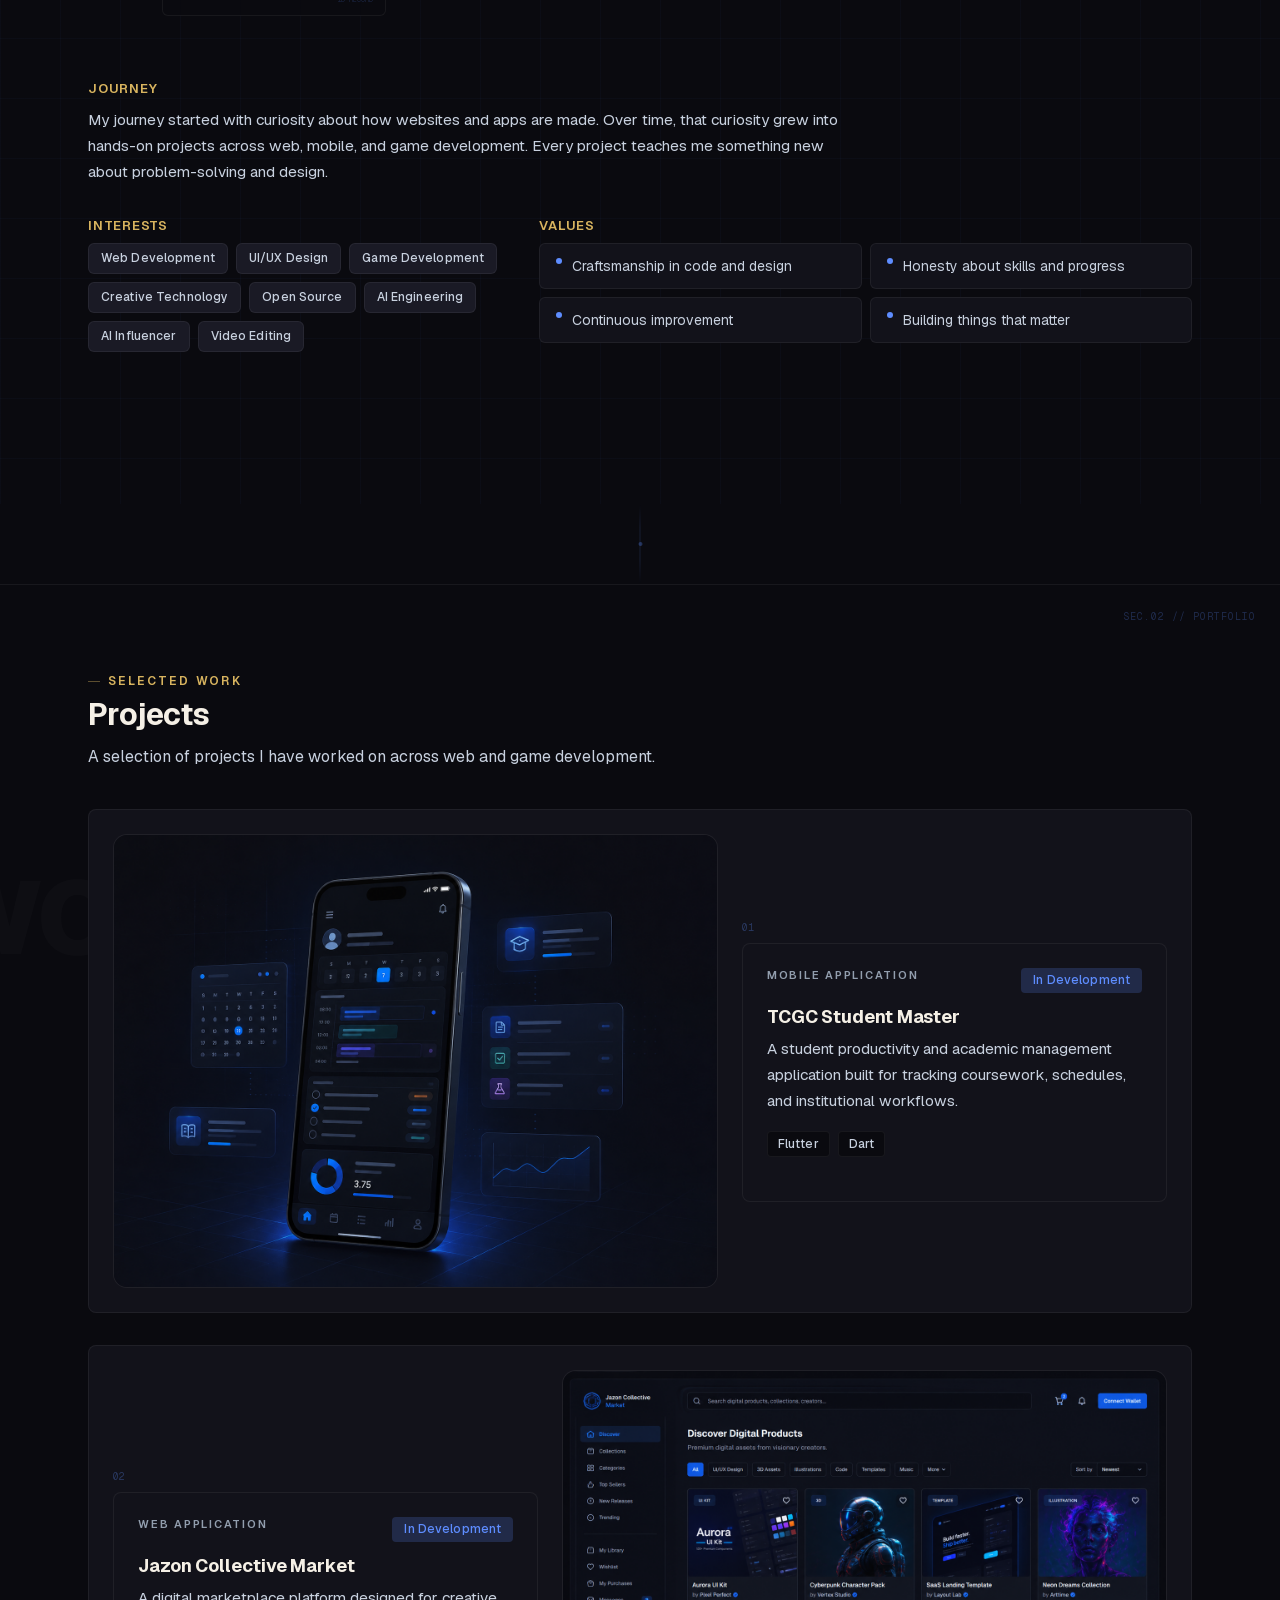
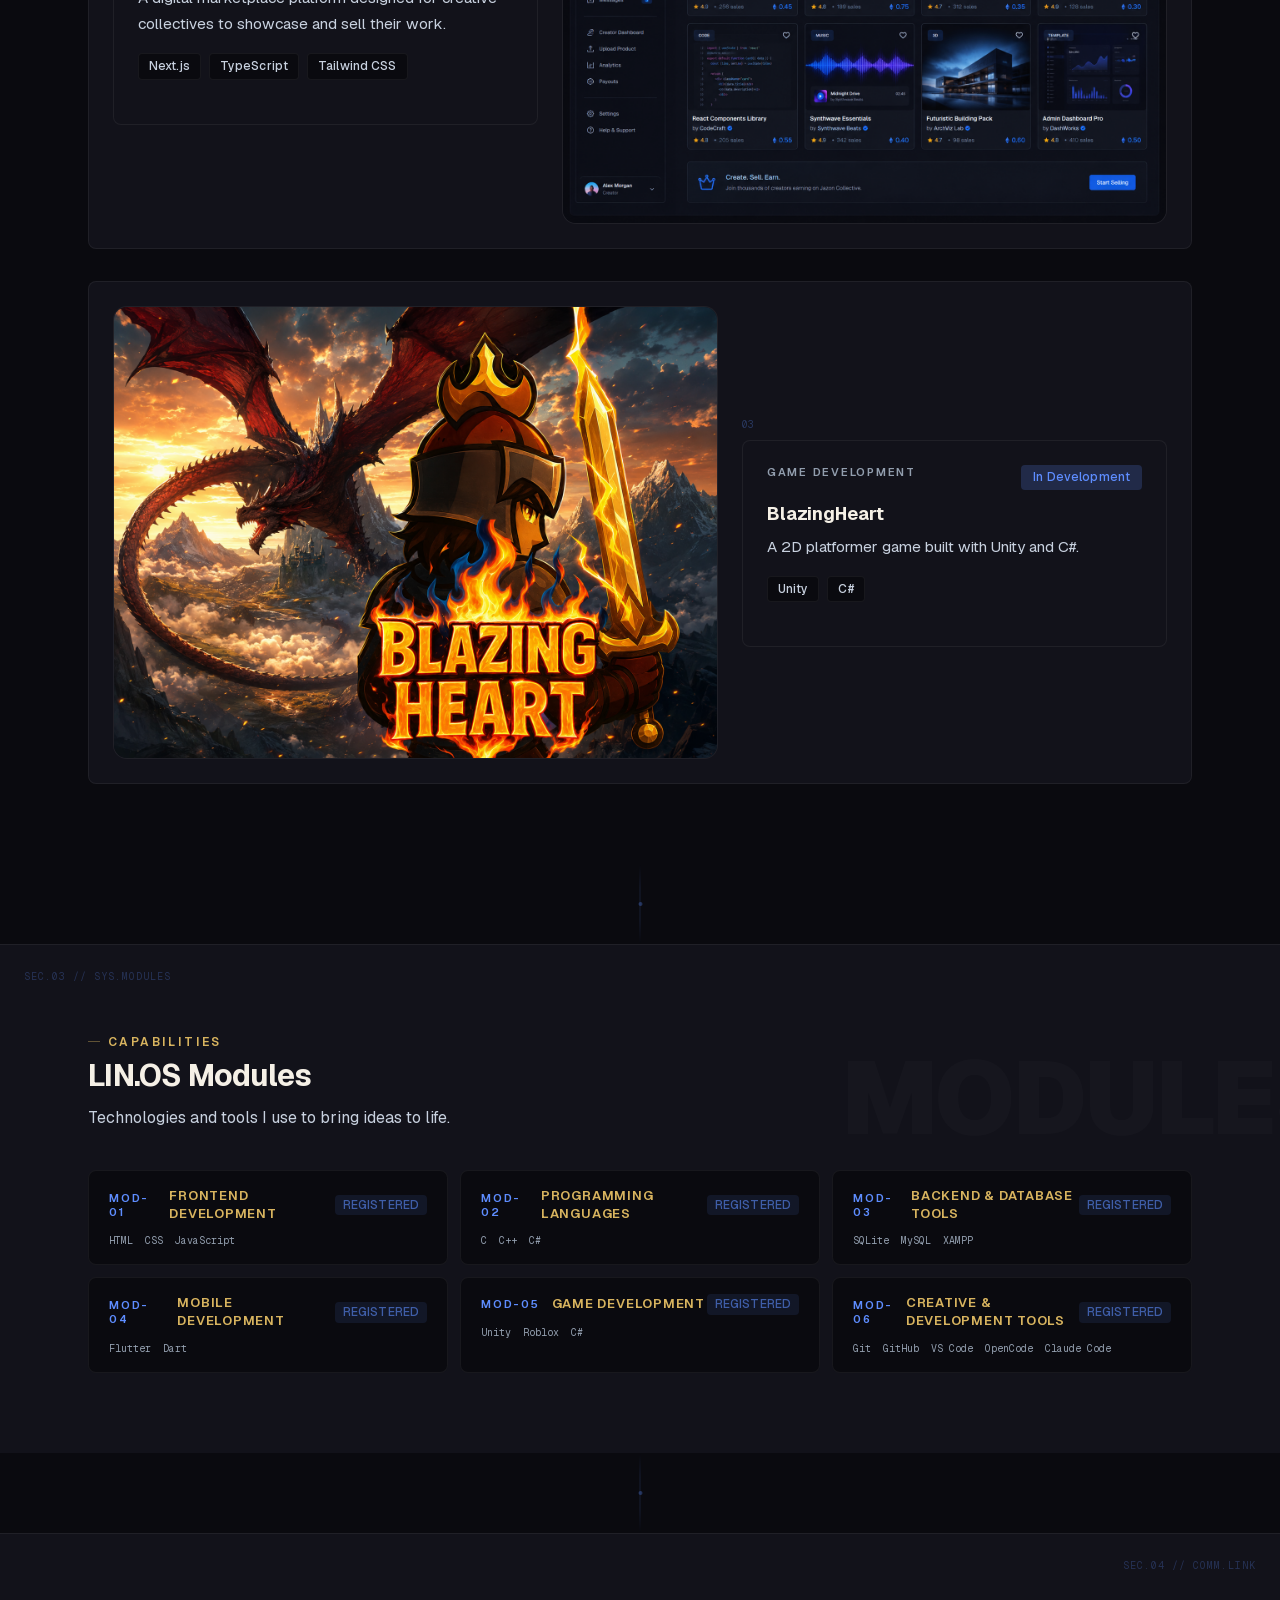
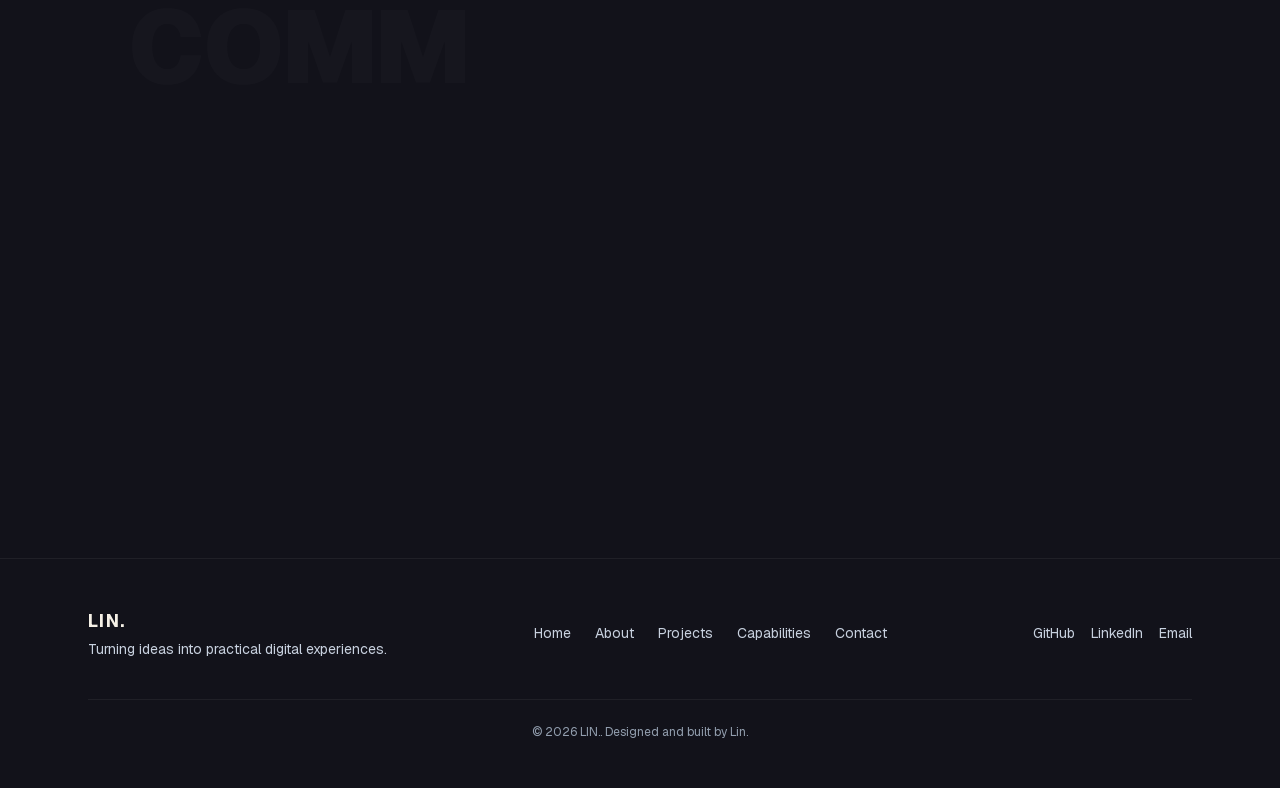
<file: contact/index.html>
<!DOCTYPE html><html lang="en" class="geist_a71539c9-module__T19VSG__variable geist_mono_8d43a2aa-module__8Li5zG__variable h-full antialiased"><head><meta charSet="utf-8"/><meta name="viewport" content="width=device-width, initial-scale=1"/><link rel="preload" href="/_next/static/media/797e433ab948586e-s.p.0r6juujl39pe6.woff2" as="font" crossorigin="" type="font/woff2"/><link rel="preload" href="/_next/static/media/caa3a2e1cccd8315-s.p.0wgildi0cnwt9.woff2" as="font" crossorigin="" type="font/woff2"/><link rel="stylesheet" href="/_next/static/chunks/1pxo0gtphyxhs.css" data-precedence="next"/><link rel="preload" as="script" fetchPriority="low" href="/_next/static/chunks/0jvhpaew_uadu.js"/><script src="/_next/static/chunks/19mx3mg6lkumu.js" async=""></script><script src="/_next/static/chunks/36lm--m0zwqtj.js" async=""></script><script src="/_next/static/chunks/1f5ust74o0qp9.js" async=""></script><script src="/_next/static/chunks/turbopack-00orhzqq-1_sb.js" async=""></script><script src="/_next/static/chunks/1nqj8hcxim5fz.js" async="" crossorigin=""></script><script src="/_next/static/chunks/0jbrluz4zilh-.js" async="" crossorigin=""></script><link rel="preload" href="/dropdown.js" as="script"/><title>LIN. — Creative Developer &amp; Problem Solver</title><meta name="description" content="Portfolio of Lin — Creative Developer &amp; Problem Solver building useful, creative, and meaningful digital experiences."/><link rel="icon" href="/favicon.ico?favicon.2vob68tjqpejf.ico" sizes="256x256" type="image/x-icon"/><meta name="next-size-adjust" content=""/><script src="/_next/static/chunks/0cz1d0mv5g_q7.js" noModule=""></script></head><body class="min-h-full flex flex-col bg-bg-primary text-text-primary"><div hidden=""><!--$--><!--/$--></div><header class="sticky top-0 z-50 border-b border-border-subtle bg-bg-primary/80 backdrop-blur-md"><nav class="mx-auto flex h-16 max-w-6xl items-center justify-between px-6" aria-label="Primary navigation"><a href="/#portfolio-hub" class="text-lg font-bold tracking-widest text-text-primary transition-colors hover:text-accent-blue">LIN.</a><ul id="mobile-navigation" class="gap-1 hidden md:flex md:flex-row md:relative md:inset-auto md:items-center md:gap-1 md:border-t-0 md:bg-transparent md:backdrop-blur-none md:px-0 md:py-0 md:z-auto"><li><a href="/#portfolio-hub" aria-current="location" class="relative rounded-md px-4 py-2 text-sm font-medium transition-colors text-accent-blue">Home<span aria-hidden="true" class="absolute bottom-0 left-1/2 h-0.5 w-6 -translate-x-1/2 rounded-full bg-accent-blue"></span></a></li><li><a href="/#about" class="relative rounded-md px-4 py-2 text-sm font-medium transition-colors text-text-secondary hover:text-text-primary">About</a></li><li class="dropdown"><button id="dropdownBtn" type="button" aria-expanded="false" aria-haspopup="true" class="relative flex items-center gap-1.5 rounded-md px-4 py-2 text-sm font-medium transition-colors text-text-secondary hover:text-text-primary">Projects<span id="dropdownArrow" class="text-[10px] leading-none" aria-hidden="true">▼</span></button><ul id="dropdownMenu" class="dropdown-menu" role="menu"><li role="none"><a href="/#tcgc-student-master" role="menuitem" class="block rounded-md px-4 py-2 text-sm font-medium text-text-secondary hover:bg-bg-surface-elevated hover:text-text-primary transition-colors">TCGC Student Master</a></li><li role="none"><a href="/#jazon-collective-market" role="menuitem" class="block rounded-md px-4 py-2 text-sm font-medium text-text-secondary hover:bg-bg-surface-elevated hover:text-text-primary transition-colors">Jazon Collective Market</a></li><li role="none"><a href="/#blazingheart" role="menuitem" class="block rounded-md px-4 py-2 text-sm font-medium text-text-secondary hover:bg-bg-surface-elevated hover:text-text-primary transition-colors">BlazingHeart</a></li></ul></li><li class="dropdown"><button id="capabilitiesDropdownBtn" type="button" aria-expanded="false" aria-haspopup="true" class="relative flex items-center gap-1.5 rounded-md px-4 py-2 text-sm font-medium transition-colors text-text-secondary hover:text-text-primary">Capabilities<span id="capabilitiesDropdownArrow" class="text-[10px] leading-none" aria-hidden="true">▼</span></button><ul id="capabilitiesDropdownMenu" class="dropdown-menu" role="menu"><li role="none"><a href="/#frontend-development" data-spotlight-mod="MOD-01" role="menuitem" class="block rounded-md px-4 py-2 text-sm font-medium text-text-secondary hover:bg-bg-surface-elevated hover:text-text-primary transition-colors">Frontend Development</a></li><li role="none"><a href="/#mobile-development" data-spotlight-mod="MOD-04" role="menuitem" class="block rounded-md px-4 py-2 text-sm font-medium text-text-secondary hover:bg-bg-surface-elevated hover:text-text-primary transition-colors">Mobile Development</a></li><li role="none"><a href="/#game-development" data-spotlight-mod="MOD-05" role="menuitem" class="block rounded-md px-4 py-2 text-sm font-medium text-text-secondary hover:bg-bg-surface-elevated hover:text-text-primary transition-colors">Game Development</a></li></ul></li><li><a href="/#contact" class="relative rounded-md px-4 py-2 text-sm font-medium transition-colors text-text-secondary hover:text-text-primary">Contact</a></li></ul><button type="button" class="flex h-11 w-11 items-center justify-center rounded-md text-text-secondary transition-colors hover:text-text-primary md:hidden" aria-label="Open menu" aria-expanded="false" aria-controls="mobile-navigation"><svg class="h-5 w-5" fill="none" viewBox="0 0 24 24" stroke="currentColor" stroke-width="2" aria-hidden="true"><path stroke-linecap="round" stroke-linejoin="round" d="M4 6h16M4 12h16M4 18h16"></path></svg></button></nav></header><main class="flex-1"><div class="flex min-h-[60vh] items-center justify-center"><a class="text-sm font-medium text-accent-blue underline underline-offset-4 hover:text-accent-blue-dim" href="/#contact">Continue to <!-- -->Contact</a></div><!--$--><!--/$--></main><footer class="border-t border-border-subtle bg-bg-surface"><div class="mx-auto max-w-6xl px-6 py-12"><div class="flex flex-col items-center gap-8 md:flex-row md:justify-between"><div class="text-center md:text-left"><p class="text-lg font-bold tracking-widest text-text-primary">LIN.</p><p class="mt-1 text-sm text-text-secondary">Turning ideas into practical digital experiences.</p></div><nav aria-label="Footer navigation"><ul class="flex flex-wrap justify-center gap-6"><li><a class="text-sm text-text-secondary transition-colors hover:text-accent-blue" href="/#portfolio-hub">Home</a></li><li><a class="text-sm text-text-secondary transition-colors hover:text-accent-blue" href="/#about">About</a></li><li><a class="text-sm text-text-secondary transition-colors hover:text-accent-blue" href="/#projects">Projects</a></li><li><a class="text-sm text-text-secondary transition-colors hover:text-accent-blue" href="/#capabilities">Capabilities</a></li><li><a class="text-sm text-text-secondary transition-colors hover:text-accent-blue" href="/#contact">Contact</a></li></ul></nav><div class="flex gap-4"><a href="https://github.com/jazon123xbx" class="text-sm text-text-secondary transition-colors hover:text-accent-blue" target="_blank" rel="noopener noreferrer">GitHub</a><a href="https://www.linkedin.com/in/john-lin-redido-198328428/?isSelfProfile=true" class="text-sm text-text-secondary transition-colors hover:text-accent-blue" target="_blank" rel="noopener noreferrer">LinkedIn</a><a href="mailto:linredido@gmail.com" class="text-sm text-text-secondary transition-colors hover:text-accent-blue" target="_blank" rel="noopener noreferrer">Email</a></div></div><div class="mt-10 border-t border-border-subtle pt-6 text-center"><p class="text-xs text-text-muted">© <!-- -->2026<!-- --> <!-- -->LIN.<!-- -->. Designed and built by Lin.</p></div></div></footer><script src="/_next/static/chunks/0jvhpaew_uadu.js" id="_R_" async=""></script><script>(self.__next_f=self.__next_f||[]).push([0])</script><script>self.__next_f.push([1,"1:\"$Sreact.fragment\"\n2:I[88589,[\"/_next/static/chunks/1nqj8hcxim5fz.js\"],\"default\"]\n3:I[39756,[\"/_next/static/chunks/1nqj8hcxim5fz.js\"],\"default\"]\n4:I[37457,[\"/_next/static/chunks/1nqj8hcxim5fz.js\"],\"default\"]\n5:I[22016,[\"/_next/static/chunks/1nqj8hcxim5fz.js\"],\"\"]\nc:I[68027,[\"/_next/static/chunks/1nqj8hcxim5fz.js\"],\"default\",1]\n:HL[\"/_next/static/chunks/1pxo0gtphyxhs.css\",\"style\"]\n:HL[\"/_next/static/media/797e433ab948586e-s.p.0r6juujl39pe6.woff2\",\"font\",{\"crossOrigin\":\"\",\"type\":\"font/woff2\"}]\n:HL[\"/_next/static/media/caa3a2e1cccd8315-s.p.0wgildi0cnwt9.woff2\",\"font\",{\"crossOrigin\":\"\",\"type\":\"font/woff2\"}]\na:X\n0:{\"P\":null,\"c\":[\"\",\"contact\",\"\"],\"q\":\"\",\"i\":false,\"f\":[[[\"\",{\"children\":[\"contact\",{\"children\":[\"__PAGE__\",{},\"$undefined\",\"$undefined\",4608]},\"$undefined\",\"$undefined\",4608]},\"$undefined\",\"$undefined\",4624],[[\"$\",\"$1\",\"c\",{\"children\":[[[\"$\",\"link\",\"0\",{\"rel\":\"stylesheet\",\"href\":\"/_next/static/chunks/1pxo0gtphyxhs.css\",\"precedence\":\"next\",\"crossOrigin\":\"$undefined\",\"nonce\":\"$undefined\"}],[\"$\",\"script\",\"script-0\",{\"src\":\"/_next/static/chunks/1nqj8hcxim5fz.js\",\"async\":true,\"nonce\":\"$undefined\"}]],[\"$\",\"html\",null,{\"lang\":\"en\",\"className\":\"geist_a71539c9-module__T19VSG__variable geist_mono_8d43a2aa-module__8Li5zG__variable h-full antialiased\",\"children\":[\"$\",\"body\",null,{\"className\":\"min-h-full flex flex-col bg-bg-primary text-text-primary\",\"children\":[[\"$\",\"$L2\",null,{}],[\"$\",\"main\",null,{\"className\":\"flex-1\",\"children\":[\"$\",\"$L3\",null,{\"parallelRouterKey\":\"children\",\"error\":\"$undefined\",\"errorStyles\":\"$undefined\",\"errorScripts\":\"$undefined\",\"template\":[\"$\",\"$L4\",null,{}],\"templateStyles\":\"$undefined\",\"templateScripts\":\"$undefined\",\"notFound\":[[[\"$\",\"title\",null,{\"children\":\"404: This page could not be found.\"}],[\"$\",\"div\",null,{\"style\":{\"fontFamily\":\"system-ui,\\\"Segoe UI\\\",Roboto,Helvetica,Arial,sans-serif,\\\"Apple Color Emoji\\\",\\\"Segoe UI Emoji\\\"\",\"height\":\"100vh\",\"textAlign\":\"center\",\"display\":\"flex\",\"flexDirection\":\"column\",\"alignItems\":\"center\",\"justifyContent\":\"center\"},\"children\":[\"$\",\"div\",null,{\"children\":[[\"$\",\"style\",null,{\"dangerouslySetInnerHTML\":{\"__html\":\"body{color:#000;background:#fff;margin:0}.next-error-h1{border-right:1px solid rgba(0,0,0,.3)}@media (prefers-color-scheme:dark){body{color:#fff;background:#000}.next-error-h1{border-right:1px solid rgba(255,255,255,.3)}}\"}}],[\"$\",\"h1\",null,{\"className\":\"next-error-h1\",\"style\":{\"display\":\"inline-block\",\"margin\":\"0 20px 0 0\",\"padding\":\"0 23px 0 0\",\"fontSize\":24,\"fontWeight\":500,\"verticalAlign\":\"top\",\"lineHeight\":\"49px\"},\"children\":404}],[\"$\",\"div\",null,{\"style\":{\"display\":\"inline-block\"},\"children\":[\"$\",\"h2\",null,{\"style\":{\"fontSize\":14,\"fontWeight\":400,\"lineHeight\":\"49px\",\"margin\":0},\"children\":\"This page could not be found.\"}]}]]}]}]],[]],\"forbidden\":\"$undefined\",\"unauthorized\":\"$undefined\"}]}],[\"$\",\"footer\",null,{\"className\":\"border-t border-border-subtle bg-bg-surface\",\"children\":[\"$\",\"div\",null,{\"className\":\"mx-auto max-w-6xl px-6 py-12\",\"children\":[[\"$\",\"div\",null,{\"className\":\"flex flex-col items-center gap-8 md:flex-row md:justify-between\",\"children\":[[\"$\",\"div\",null,{\"className\":\"text-center md:text-left\",\"children\":[[\"$\",\"p\",null,{\"className\":\"text-lg font-bold tracking-widest text-text-primary\",\"children\":\"LIN.\"}],[\"$\",\"p\",null,{\"className\":\"mt-1 text-sm text-text-secondary\",\"children\":\"Turning ideas into practical digital experiences.\"}]]}],[\"$\",\"nav\",null,{\"aria-label\":\"Footer navigation\",\"children\":[\"$\",\"ul\",null,{\"className\":\"flex flex-wrap justify-center gap-6\",\"children\":[[\"$\",\"li\",\"/#portfolio-hub\",{\"children\":[\"$\",\"$L5\",null,{\"href\":\"/#portfolio-hub\",\"className\":\"text-sm text-text-secondary transition-colors hover:text-accent-blue\",\"children\":\"Home\"}]}],[\"$\",\"li\",\"/#about\",{\"children\":[\"$\",\"$L5\",null,{\"href\":\"/#about\",\"className\":\"text-sm text-text-secondary transition-colors hover:text-accent-blue\",\"children\":\"About\"}]}],[\"$\",\"li\",\"/#projects\",{\"children\":[\"$\",\"$L5\",null,{\"href\":\"/#projects\",\"className\":\"text-sm text-text-secondary transition-colors hover:text-accent-blue\",\"children\":\"Projects\"}]}],[\"$\",\"li\",\"/#capabilities\",{\"children\":[\"$\",\"$L5\",null,{\"href\":\"/#capabilities\",\"className\":\"text-sm text-text-secondary transition-colors hover:text-accent-blue\",\"children\":\"Capabilities\"}]}],[\"$\",\"li\",\"/#contact\",{\"children\":[\"$\",\"$L5\",null,{\"href\":\"/#contact\",\"className\":\"text-sm text-text-secondary transition-colors hover:text-accent-blue\",\"children\":\"Contact\"}]}]]}]}],[\"$\",\"div\",null,{\"className\":\"flex gap-4\",\"children\":[[\"$\",\"a\",\"GitHub\",{\"href\":\"https://github.com/jazon123xbx\",\"className\":\"text-sm text-text-secondary transition-colors hover:text-accent-blue\",\"target\":\"_blank\",\"rel\":\"noopener noreferrer\",\"children\":\"GitHub\"}],[\"$\",\"a\",\"LinkedIn\",{\"href\":\"https://www.linkedin.com/in/john-lin-redido-198328428/?isSelfProfile=true\",\"className\":\"text-sm text-text-secondary transition-colors hover:text-accent-blue\",\"target\":\"_blank\",\"rel\":\"noopener noreferrer\",\"children\":\"LinkedIn\"}],[\"$\",\"a\",\"Email\",{\"href\":\"mailto:linredido@gmail.com\",\"className\":\"text-sm text-text-secondary transition-colors hover:text-accent-blue\",\"target\":\"_blank\",\"rel\":\"noopener noreferrer\",\"children\":\"Email\"}]]}]]}],\"$L6\"]}]}],\"$L7\"]}]}]]}],{\"children\":[\"$L8\",{\"children\":[\"$L9\",{},null,false,null]},null,false,\"$a\"]},null,false,null],\"$Lb\",false]],\"m\":\"$undefined\",\"G\":[\"$c\",[\"$Ld\"]],\"S\":true,\"h\":null,\"r\":\"$undefined\",\"s\":\"$undefined\",\"a\":\"$undefined\",\"l\":\"$undefined\",\"p\":\"$undefined\",\"d\":\"$undefined\",\"b\":\"Hiyf65RmL7fTIaYlOzE7B\"}\ne:I[79520,[\"/_next/static/chunks/1nqj8hcxim5fz.js\"],\"\"]\nf:I[52004,[\"/_next/static/chunks/1nqj8hcxim5fz.js\",\"/_next/static/chunks/0jbrluz4zilh-.js\"],\"default\"]\n10:I[97367,[\"/_next/static/chunks/1nqj8hcxim5fz.js\"],\"OutletBoundary\"]\n11:\"$Sreact.suspense\"\n13:I[97367,[\"/_next/static/chunks/1nqj8hcxim5fz.js\"],\"ViewportBoundary\"]\n15:I[97367,[\"/_next/static/chunks/1nqj8hcxim5fz.js\"],\"MetadataBoundary\"]\n6:[\"$\",\"div\",null,{\"className\":\"mt-10 border-t border-border-subtle pt-6 text-center\",\"children\":[\"$\",\"p\",null,{\"className\":\"text-xs text-text-muted\",\"children\":[\"© \",2026,\" \",\"LIN.\",\". Designed and built by Lin.\"]}]}]\n7:[\"$\",\"$Le\",null,{\"src\":\"/dropdown.js\",\"strategy\":\"afterInteractive\"}]\n8:[\"$\",\"$1\",\"c\",{\"children\":[null,[\"$\",\"$L3\",null,{\"parallelRouterKey\":\"children\",\"error\":\"$undefined\",\"errorStyles\":\"$undefined\",\"errorScripts\":\"$undefined\",\"template\":[\"$\",\"$L4\",null,{}],\"templateStyles\":\"$undefined\",\"templateScripts\":\"$undefined\",\"notFound\":\"$undefined\",\"forbidden\":\"$undefined\",\"unauthorized\":\"$undefined\"}]]}]\n9:[\"$\",\"$1\",\"c\",{\"children\":[[\"$\",\"$Lf\",null,{\"section\":\"contact\",\"label\":\"Contact\"}],[[\"$\",\"script\",\"script-0\",{\"src\":\"/_next/static/chunks/0jbrluz4zilh-.js\",\"async\":true,\"nonce\":\"$undefined\"}]],[\"$\",\"$L10\",null,{\"children\":[\"$\",\"$11\",null,{\"name\":\"Next.MetadataOutlet\",\"children\":\"$@12\"}]}]]}]\nb:[\"$\",\"$1\",\"h\",{\"children\":[null,[\"$\",\"$L13\",null,{\"children\":\"$L14\"}],[\"$\",\"div\",null,{\"hidden\":true,\"children\":[\"$\",\"$L15\",null,{\"children\":[\"$\",\"$11\",null,{\"name\":\"Next.Metadata\",\"children\":\"$L16\"}]}]}],[\"$\",\"meta\",null,{\"name\":\"next-size-adjust\",\"content\":\"\"}]]}]\nd:[\"$\",\"link\",\"0\",{\"rel\":\"stylesheet\",\"href\":\"/_next/static/chunks/1pxo0gtphyxhs.css\",\"precedence\":\"next\",\"crossOrigin\":\"$undefined\",\"nonce\":\"$undefined\"}]\na:C\n14:[[\"$\",\"meta\",\"0\",{\"charSet\":\"utf-8\"}],[\"$\",\"meta\",\"1\",{\"name\":\"viewport\",\"content\":\"width=device-width, initial-scale=1\"}]]\n17:I[27201,[\"/_next/static/chunks/1nqj8hcxim5fz.js\"],\"IconMark\"]\n12:null\n16:[[\"$\",\"title\",\"0\",{\"children\":\"LIN. — Creative Developer \u0026 Problem Solver\"}],[\"$\",\"meta\",\"1\",{\"name\":\"description\",\"content\":\"Portfolio of Lin — Creative Developer \u0026 Problem Solver building useful, creative, and meaningful digital experiences.\"}],[\"$\",\"link\",\"2\",{\"rel\":\"icon\",\"href\":\"/favicon.ico?favicon.2vob68tjqpejf.ico\",\"sizes\":\"256x256\",\"type\":\"image/x-icon\"}],[\"$\",\"$L17\",\"3\",{}]]\n"])</script></body></html>
</file>
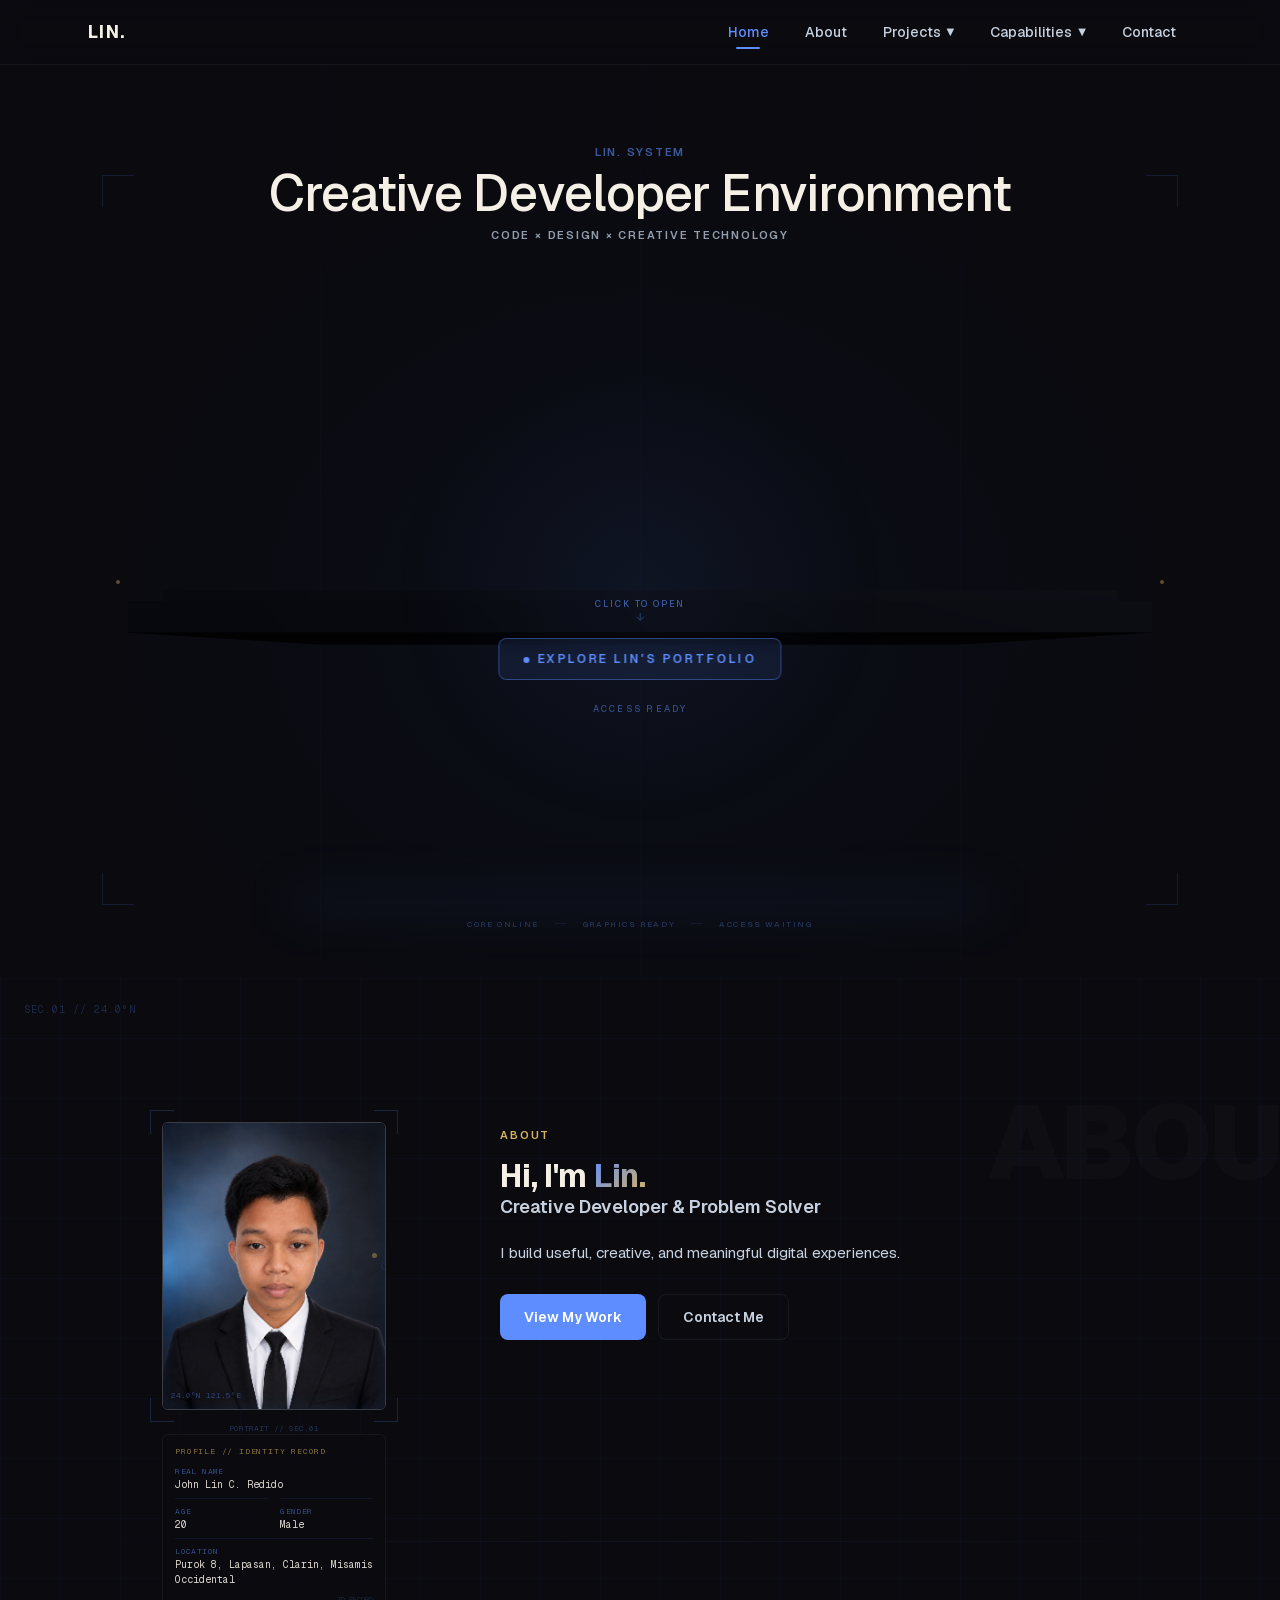
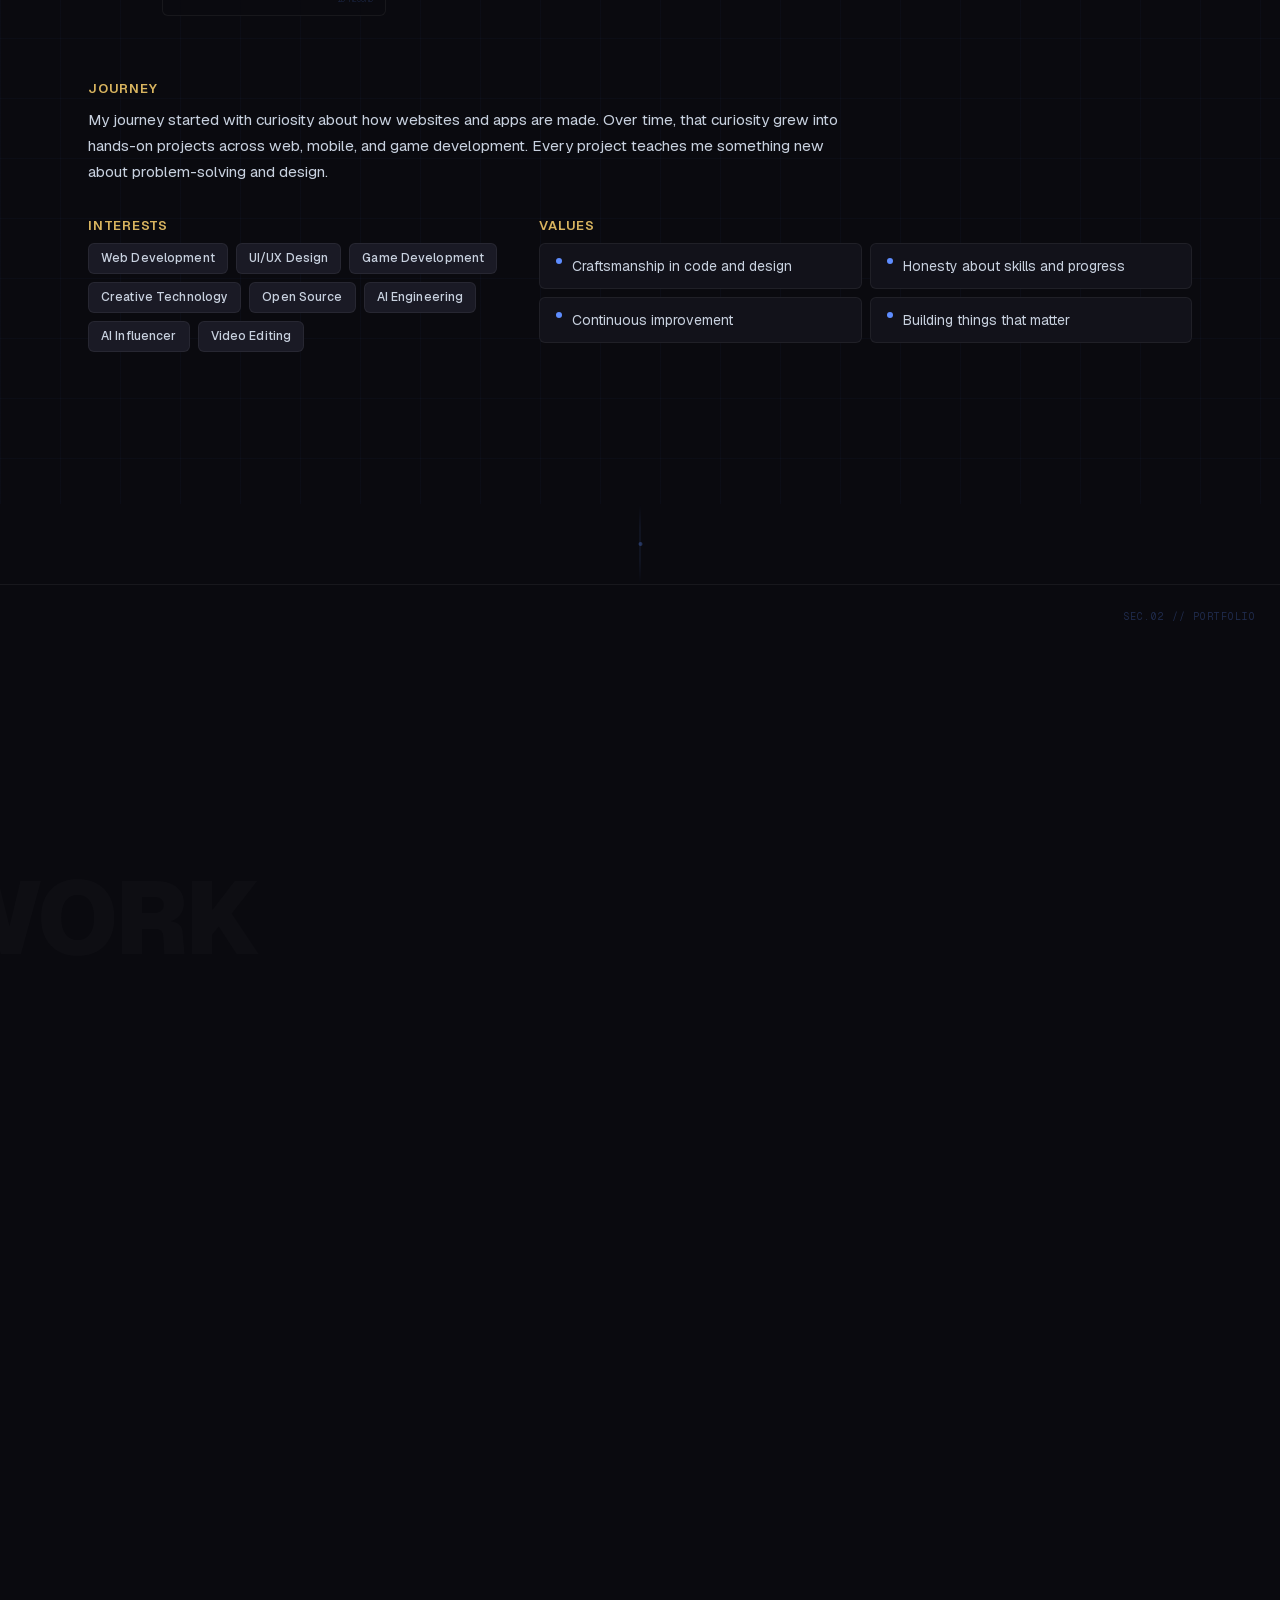
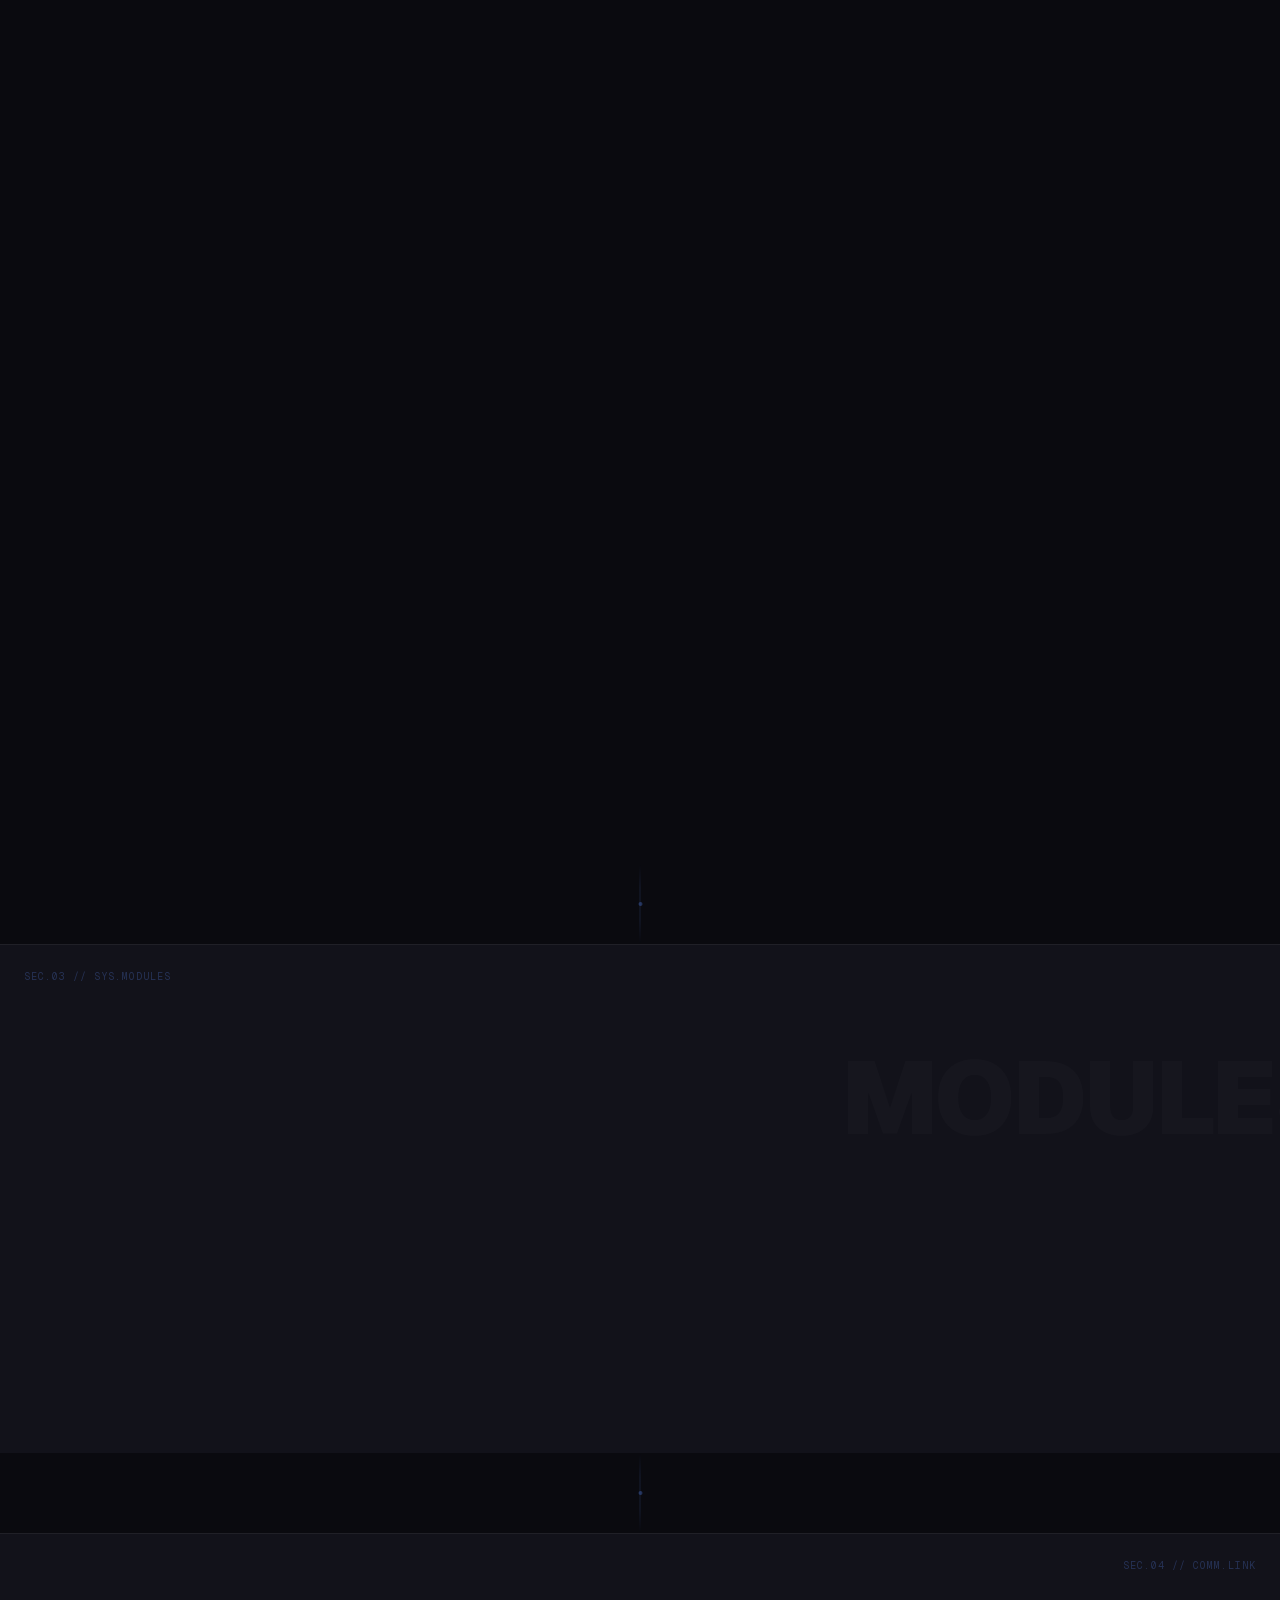
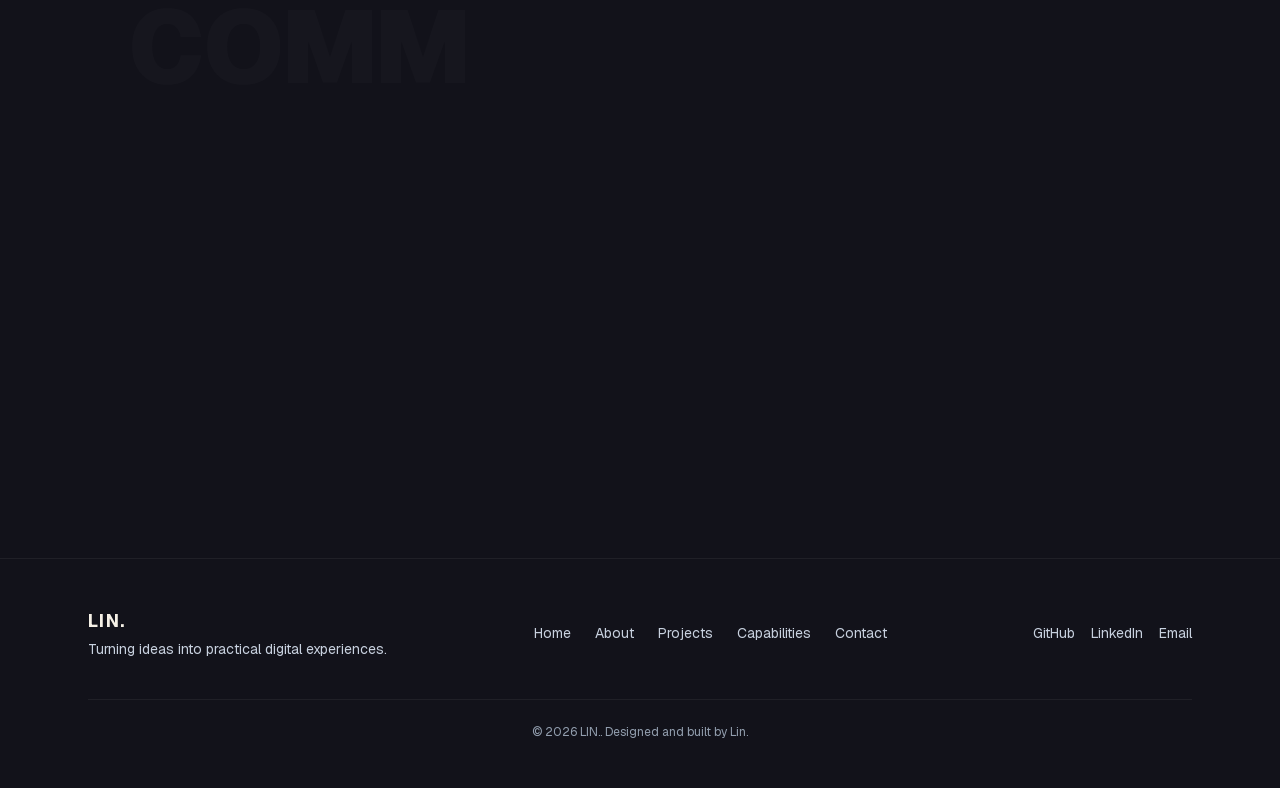
<file: projects/index.html>
<!DOCTYPE html><html lang="en" class="geist_a71539c9-module__T19VSG__variable geist_mono_8d43a2aa-module__8Li5zG__variable h-full antialiased"><head><meta charSet="utf-8"/><meta name="viewport" content="width=device-width, initial-scale=1"/><link rel="preload" href="/_next/static/media/797e433ab948586e-s.p.0r6juujl39pe6.woff2" as="font" crossorigin="" type="font/woff2"/><link rel="preload" href="/_next/static/media/caa3a2e1cccd8315-s.p.0wgildi0cnwt9.woff2" as="font" crossorigin="" type="font/woff2"/><link rel="stylesheet" href="/_next/static/chunks/1pxo0gtphyxhs.css" data-precedence="next"/><link rel="preload" as="script" fetchPriority="low" href="/_next/static/chunks/0jvhpaew_uadu.js"/><script src="/_next/static/chunks/19mx3mg6lkumu.js" async=""></script><script src="/_next/static/chunks/36lm--m0zwqtj.js" async=""></script><script src="/_next/static/chunks/1f5ust74o0qp9.js" async=""></script><script src="/_next/static/chunks/turbopack-00orhzqq-1_sb.js" async=""></script><script src="/_next/static/chunks/1nqj8hcxim5fz.js" async="" crossorigin=""></script><script src="/_next/static/chunks/0jbrluz4zilh-.js" async="" crossorigin=""></script><link rel="preload" href="/dropdown.js" as="script"/><title>LIN. — Creative Developer &amp; Problem Solver</title><meta name="description" content="Portfolio of Lin — Creative Developer &amp; Problem Solver building useful, creative, and meaningful digital experiences."/><link rel="icon" href="/favicon.ico?favicon.2vob68tjqpejf.ico" sizes="256x256" type="image/x-icon"/><meta name="next-size-adjust" content=""/><script src="/_next/static/chunks/0cz1d0mv5g_q7.js" noModule=""></script></head><body class="min-h-full flex flex-col bg-bg-primary text-text-primary"><div hidden=""><!--$--><!--/$--></div><header class="sticky top-0 z-50 border-b border-border-subtle bg-bg-primary/80 backdrop-blur-md"><nav class="mx-auto flex h-16 max-w-6xl items-center justify-between px-6" aria-label="Primary navigation"><a href="/#portfolio-hub" class="text-lg font-bold tracking-widest text-text-primary transition-colors hover:text-accent-blue">LIN.</a><ul id="mobile-navigation" class="gap-1 hidden md:flex md:flex-row md:relative md:inset-auto md:items-center md:gap-1 md:border-t-0 md:bg-transparent md:backdrop-blur-none md:px-0 md:py-0 md:z-auto"><li><a href="/#portfolio-hub" aria-current="location" class="relative rounded-md px-4 py-2 text-sm font-medium transition-colors text-accent-blue">Home<span aria-hidden="true" class="absolute bottom-0 left-1/2 h-0.5 w-6 -translate-x-1/2 rounded-full bg-accent-blue"></span></a></li><li><a href="/#about" class="relative rounded-md px-4 py-2 text-sm font-medium transition-colors text-text-secondary hover:text-text-primary">About</a></li><li class="dropdown"><button id="dropdownBtn" type="button" aria-expanded="false" aria-haspopup="true" class="relative flex items-center gap-1.5 rounded-md px-4 py-2 text-sm font-medium transition-colors text-text-secondary hover:text-text-primary">Projects<span id="dropdownArrow" class="text-[10px] leading-none" aria-hidden="true">▼</span></button><ul id="dropdownMenu" class="dropdown-menu" role="menu"><li role="none"><a href="/#tcgc-student-master" role="menuitem" class="block rounded-md px-4 py-2 text-sm font-medium text-text-secondary hover:bg-bg-surface-elevated hover:text-text-primary transition-colors">TCGC Student Master</a></li><li role="none"><a href="/#jazon-collective-market" role="menuitem" class="block rounded-md px-4 py-2 text-sm font-medium text-text-secondary hover:bg-bg-surface-elevated hover:text-text-primary transition-colors">Jazon Collective Market</a></li><li role="none"><a href="/#blazingheart" role="menuitem" class="block rounded-md px-4 py-2 text-sm font-medium text-text-secondary hover:bg-bg-surface-elevated hover:text-text-primary transition-colors">BlazingHeart</a></li></ul></li><li class="dropdown"><button id="capabilitiesDropdownBtn" type="button" aria-expanded="false" aria-haspopup="true" class="relative flex items-center gap-1.5 rounded-md px-4 py-2 text-sm font-medium transition-colors text-text-secondary hover:text-text-primary">Capabilities<span id="capabilitiesDropdownArrow" class="text-[10px] leading-none" aria-hidden="true">▼</span></button><ul id="capabilitiesDropdownMenu" class="dropdown-menu" role="menu"><li role="none"><a href="/#frontend-development" data-spotlight-mod="MOD-01" role="menuitem" class="block rounded-md px-4 py-2 text-sm font-medium text-text-secondary hover:bg-bg-surface-elevated hover:text-text-primary transition-colors">Frontend Development</a></li><li role="none"><a href="/#mobile-development" data-spotlight-mod="MOD-04" role="menuitem" class="block rounded-md px-4 py-2 text-sm font-medium text-text-secondary hover:bg-bg-surface-elevated hover:text-text-primary transition-colors">Mobile Development</a></li><li role="none"><a href="/#game-development" data-spotlight-mod="MOD-05" role="menuitem" class="block rounded-md px-4 py-2 text-sm font-medium text-text-secondary hover:bg-bg-surface-elevated hover:text-text-primary transition-colors">Game Development</a></li></ul></li><li><a href="/#contact" class="relative rounded-md px-4 py-2 text-sm font-medium transition-colors text-text-secondary hover:text-text-primary">Contact</a></li></ul><button type="button" class="flex h-11 w-11 items-center justify-center rounded-md text-text-secondary transition-colors hover:text-text-primary md:hidden" aria-label="Open menu" aria-expanded="false" aria-controls="mobile-navigation"><svg class="h-5 w-5" fill="none" viewBox="0 0 24 24" stroke="currentColor" stroke-width="2" aria-hidden="true"><path stroke-linecap="round" stroke-linejoin="round" d="M4 6h16M4 12h16M4 18h16"></path></svg></button></nav></header><main class="flex-1"><div class="flex min-h-[60vh] items-center justify-center"><a class="text-sm font-medium text-accent-blue underline underline-offset-4 hover:text-accent-blue-dim" href="/#projects">Continue to <!-- -->Projects</a></div><!--$--><!--/$--></main><footer class="border-t border-border-subtle bg-bg-surface"><div class="mx-auto max-w-6xl px-6 py-12"><div class="flex flex-col items-center gap-8 md:flex-row md:justify-between"><div class="text-center md:text-left"><p class="text-lg font-bold tracking-widest text-text-primary">LIN.</p><p class="mt-1 text-sm text-text-secondary">Turning ideas into practical digital experiences.</p></div><nav aria-label="Footer navigation"><ul class="flex flex-wrap justify-center gap-6"><li><a class="text-sm text-text-secondary transition-colors hover:text-accent-blue" href="/#portfolio-hub">Home</a></li><li><a class="text-sm text-text-secondary transition-colors hover:text-accent-blue" href="/#about">About</a></li><li><a class="text-sm text-text-secondary transition-colors hover:text-accent-blue" href="/#projects">Projects</a></li><li><a class="text-sm text-text-secondary transition-colors hover:text-accent-blue" href="/#capabilities">Capabilities</a></li><li><a class="text-sm text-text-secondary transition-colors hover:text-accent-blue" href="/#contact">Contact</a></li></ul></nav><div class="flex gap-4"><a href="https://github.com/jazon123xbx" class="text-sm text-text-secondary transition-colors hover:text-accent-blue" target="_blank" rel="noopener noreferrer">GitHub</a><a href="https://www.linkedin.com/in/john-lin-redido-198328428/?isSelfProfile=true" class="text-sm text-text-secondary transition-colors hover:text-accent-blue" target="_blank" rel="noopener noreferrer">LinkedIn</a><a href="mailto:linredido@gmail.com" class="text-sm text-text-secondary transition-colors hover:text-accent-blue" target="_blank" rel="noopener noreferrer">Email</a></div></div><div class="mt-10 border-t border-border-subtle pt-6 text-center"><p class="text-xs text-text-muted">© <!-- -->2026<!-- --> <!-- -->LIN.<!-- -->. Designed and built by Lin.</p></div></div></footer><script src="/_next/static/chunks/0jvhpaew_uadu.js" id="_R_" async=""></script><script>(self.__next_f=self.__next_f||[]).push([0])</script><script>self.__next_f.push([1,"1:\"$Sreact.fragment\"\n2:I[88589,[\"/_next/static/chunks/1nqj8hcxim5fz.js\"],\"default\"]\n3:I[39756,[\"/_next/static/chunks/1nqj8hcxim5fz.js\"],\"default\"]\n4:I[37457,[\"/_next/static/chunks/1nqj8hcxim5fz.js\"],\"default\"]\n5:I[22016,[\"/_next/static/chunks/1nqj8hcxim5fz.js\"],\"\"]\nc:I[68027,[\"/_next/static/chunks/1nqj8hcxim5fz.js\"],\"default\",1]\n:HL[\"/_next/static/chunks/1pxo0gtphyxhs.css\",\"style\"]\n:HL[\"/_next/static/media/797e433ab948586e-s.p.0r6juujl39pe6.woff2\",\"font\",{\"crossOrigin\":\"\",\"type\":\"font/woff2\"}]\n:HL[\"/_next/static/media/caa3a2e1cccd8315-s.p.0wgildi0cnwt9.woff2\",\"font\",{\"crossOrigin\":\"\",\"type\":\"font/woff2\"}]\na:X\n0:{\"P\":null,\"c\":[\"\",\"projects\",\"\"],\"q\":\"\",\"i\":false,\"f\":[[[\"\",{\"children\":[\"projects\",{\"children\":[\"__PAGE__\",{},\"$undefined\",\"$undefined\",4608]},\"$undefined\",\"$undefined\",4608]},\"$undefined\",\"$undefined\",4624],[[\"$\",\"$1\",\"c\",{\"children\":[[[\"$\",\"link\",\"0\",{\"rel\":\"stylesheet\",\"href\":\"/_next/static/chunks/1pxo0gtphyxhs.css\",\"precedence\":\"next\",\"crossOrigin\":\"$undefined\",\"nonce\":\"$undefined\"}],[\"$\",\"script\",\"script-0\",{\"src\":\"/_next/static/chunks/1nqj8hcxim5fz.js\",\"async\":true,\"nonce\":\"$undefined\"}]],[\"$\",\"html\",null,{\"lang\":\"en\",\"className\":\"geist_a71539c9-module__T19VSG__variable geist_mono_8d43a2aa-module__8Li5zG__variable h-full antialiased\",\"children\":[\"$\",\"body\",null,{\"className\":\"min-h-full flex flex-col bg-bg-primary text-text-primary\",\"children\":[[\"$\",\"$L2\",null,{}],[\"$\",\"main\",null,{\"className\":\"flex-1\",\"children\":[\"$\",\"$L3\",null,{\"parallelRouterKey\":\"children\",\"error\":\"$undefined\",\"errorStyles\":\"$undefined\",\"errorScripts\":\"$undefined\",\"template\":[\"$\",\"$L4\",null,{}],\"templateStyles\":\"$undefined\",\"templateScripts\":\"$undefined\",\"notFound\":[[[\"$\",\"title\",null,{\"children\":\"404: This page could not be found.\"}],[\"$\",\"div\",null,{\"style\":{\"fontFamily\":\"system-ui,\\\"Segoe UI\\\",Roboto,Helvetica,Arial,sans-serif,\\\"Apple Color Emoji\\\",\\\"Segoe UI Emoji\\\"\",\"height\":\"100vh\",\"textAlign\":\"center\",\"display\":\"flex\",\"flexDirection\":\"column\",\"alignItems\":\"center\",\"justifyContent\":\"center\"},\"children\":[\"$\",\"div\",null,{\"children\":[[\"$\",\"style\",null,{\"dangerouslySetInnerHTML\":{\"__html\":\"body{color:#000;background:#fff;margin:0}.next-error-h1{border-right:1px solid rgba(0,0,0,.3)}@media (prefers-color-scheme:dark){body{color:#fff;background:#000}.next-error-h1{border-right:1px solid rgba(255,255,255,.3)}}\"}}],[\"$\",\"h1\",null,{\"className\":\"next-error-h1\",\"style\":{\"display\":\"inline-block\",\"margin\":\"0 20px 0 0\",\"padding\":\"0 23px 0 0\",\"fontSize\":24,\"fontWeight\":500,\"verticalAlign\":\"top\",\"lineHeight\":\"49px\"},\"children\":404}],[\"$\",\"div\",null,{\"style\":{\"display\":\"inline-block\"},\"children\":[\"$\",\"h2\",null,{\"style\":{\"fontSize\":14,\"fontWeight\":400,\"lineHeight\":\"49px\",\"margin\":0},\"children\":\"This page could not be found.\"}]}]]}]}]],[]],\"forbidden\":\"$undefined\",\"unauthorized\":\"$undefined\"}]}],[\"$\",\"footer\",null,{\"className\":\"border-t border-border-subtle bg-bg-surface\",\"children\":[\"$\",\"div\",null,{\"className\":\"mx-auto max-w-6xl px-6 py-12\",\"children\":[[\"$\",\"div\",null,{\"className\":\"flex flex-col items-center gap-8 md:flex-row md:justify-between\",\"children\":[[\"$\",\"div\",null,{\"className\":\"text-center md:text-left\",\"children\":[[\"$\",\"p\",null,{\"className\":\"text-lg font-bold tracking-widest text-text-primary\",\"children\":\"LIN.\"}],[\"$\",\"p\",null,{\"className\":\"mt-1 text-sm text-text-secondary\",\"children\":\"Turning ideas into practical digital experiences.\"}]]}],[\"$\",\"nav\",null,{\"aria-label\":\"Footer navigation\",\"children\":[\"$\",\"ul\",null,{\"className\":\"flex flex-wrap justify-center gap-6\",\"children\":[[\"$\",\"li\",\"/#portfolio-hub\",{\"children\":[\"$\",\"$L5\",null,{\"href\":\"/#portfolio-hub\",\"className\":\"text-sm text-text-secondary transition-colors hover:text-accent-blue\",\"children\":\"Home\"}]}],[\"$\",\"li\",\"/#about\",{\"children\":[\"$\",\"$L5\",null,{\"href\":\"/#about\",\"className\":\"text-sm text-text-secondary transition-colors hover:text-accent-blue\",\"children\":\"About\"}]}],[\"$\",\"li\",\"/#projects\",{\"children\":[\"$\",\"$L5\",null,{\"href\":\"/#projects\",\"className\":\"text-sm text-text-secondary transition-colors hover:text-accent-blue\",\"children\":\"Projects\"}]}],[\"$\",\"li\",\"/#capabilities\",{\"children\":[\"$\",\"$L5\",null,{\"href\":\"/#capabilities\",\"className\":\"text-sm text-text-secondary transition-colors hover:text-accent-blue\",\"children\":\"Capabilities\"}]}],[\"$\",\"li\",\"/#contact\",{\"children\":[\"$\",\"$L5\",null,{\"href\":\"/#contact\",\"className\":\"text-sm text-text-secondary transition-colors hover:text-accent-blue\",\"children\":\"Contact\"}]}]]}]}],[\"$\",\"div\",null,{\"className\":\"flex gap-4\",\"children\":[[\"$\",\"a\",\"GitHub\",{\"href\":\"https://github.com/jazon123xbx\",\"className\":\"text-sm text-text-secondary transition-colors hover:text-accent-blue\",\"target\":\"_blank\",\"rel\":\"noopener noreferrer\",\"children\":\"GitHub\"}],[\"$\",\"a\",\"LinkedIn\",{\"href\":\"https://www.linkedin.com/in/john-lin-redido-198328428/?isSelfProfile=true\",\"className\":\"text-sm text-text-secondary transition-colors hover:text-accent-blue\",\"target\":\"_blank\",\"rel\":\"noopener noreferrer\",\"children\":\"LinkedIn\"}],[\"$\",\"a\",\"Email\",{\"href\":\"mailto:linredido@gmail.com\",\"className\":\"text-sm text-text-secondary transition-colors hover:text-accent-blue\",\"target\":\"_blank\",\"rel\":\"noopener noreferrer\",\"children\":\"Email\"}]]}]]}],\"$L6\"]}]}],\"$L7\"]}]}]]}],{\"children\":[\"$L8\",{\"children\":[\"$L9\",{},null,false,null]},null,false,\"$a\"]},null,false,null],\"$Lb\",false]],\"m\":\"$undefined\",\"G\":[\"$c\",[\"$Ld\"]],\"S\":true,\"h\":null,\"r\":\"$undefined\",\"s\":\"$undefined\",\"a\":\"$undefined\",\"l\":\"$undefined\",\"p\":\"$undefined\",\"d\":\"$undefined\",\"b\":\"Hiyf65RmL7fTIaYlOzE7B\"}\ne:I[79520,[\"/_next/static/chunks/1nqj8hcxim5fz.js\"],\"\"]\nf:I[52004,[\"/_next/static/chunks/1nqj8hcxim5fz.js\",\"/_next/static/chunks/0jbrluz4zilh-.js\"],\"default\"]\n10:I[97367,[\"/_next/static/chunks/1nqj8hcxim5fz.js\"],\"OutletBoundary\"]\n11:\"$Sreact.suspense\"\n13:I[97367,[\"/_next/static/chunks/1nqj8hcxim5fz.js\"],\"ViewportBoundary\"]\n15:I[97367,[\"/_next/static/chunks/1nqj8hcxim5fz.js\"],\"MetadataBoundary\"]\n6:[\"$\",\"div\",null,{\"className\":\"mt-10 border-t border-border-subtle pt-6 text-center\",\"children\":[\"$\",\"p\",null,{\"className\":\"text-xs text-text-muted\",\"children\":[\"© \",2026,\" \",\"LIN.\",\". Designed and built by Lin.\"]}]}]\n7:[\"$\",\"$Le\",null,{\"src\":\"/dropdown.js\",\"strategy\":\"afterInteractive\"}]\n8:[\"$\",\"$1\",\"c\",{\"children\":[null,[\"$\",\"$L3\",null,{\"parallelRouterKey\":\"children\",\"error\":\"$undefined\",\"errorStyles\":\"$undefined\",\"errorScripts\":\"$undefined\",\"template\":[\"$\",\"$L4\",null,{}],\"templateStyles\":\"$undefined\",\"templateScripts\":\"$undefined\",\"notFound\":\"$undefined\",\"forbidden\":\"$undefined\",\"unauthorized\":\"$undefined\"}]]}]\n9:[\"$\",\"$1\",\"c\",{\"children\":[[\"$\",\"$Lf\",null,{\"section\":\"projects\",\"label\":\"Projects\"}],[[\"$\",\"script\",\"script-0\",{\"src\":\"/_next/static/chunks/0jbrluz4zilh-.js\",\"async\":true,\"nonce\":\"$undefined\"}]],[\"$\",\"$L10\",null,{\"children\":[\"$\",\"$11\",null,{\"name\":\"Next.MetadataOutlet\",\"children\":\"$@12\"}]}]]}]\nb:[\"$\",\"$1\",\"h\",{\"children\":[null,[\"$\",\"$L13\",null,{\"children\":\"$L14\"}],[\"$\",\"div\",null,{\"hidden\":true,\"children\":[\"$\",\"$L15\",null,{\"children\":[\"$\",\"$11\",null,{\"name\":\"Next.Metadata\",\"children\":\"$L16\"}]}]}],[\"$\",\"meta\",null,{\"name\":\"next-size-adjust\",\"content\":\"\"}]]}]\nd:[\"$\",\"link\",\"0\",{\"rel\":\"stylesheet\",\"href\":\"/_next/static/chunks/1pxo0gtphyxhs.css\",\"precedence\":\"next\",\"crossOrigin\":\"$undefined\",\"nonce\":\"$undefined\"}]\na:C\n14:[[\"$\",\"meta\",\"0\",{\"charSet\":\"utf-8\"}],[\"$\",\"meta\",\"1\",{\"name\":\"viewport\",\"content\":\"width=device-width, initial-scale=1\"}]]\n17:I[27201,[\"/_next/static/chunks/1nqj8hcxim5fz.js\"],\"IconMark\"]\n12:null\n16:[[\"$\",\"title\",\"0\",{\"children\":\"LIN. — Creative Developer \u0026 Problem Solver\"}],[\"$\",\"meta\",\"1\",{\"name\":\"description\",\"content\":\"Portfolio of Lin — Creative Developer \u0026 Problem Solver building useful, creative, and meaningful digital experiences.\"}],[\"$\",\"link\",\"2\",{\"rel\":\"icon\",\"href\":\"/favicon.ico?favicon.2vob68tjqpejf.ico\",\"sizes\":\"256x256\",\"type\":\"image/x-icon\"}],[\"$\",\"$L17\",\"3\",{}]]\n"])</script></body></html>
</file>
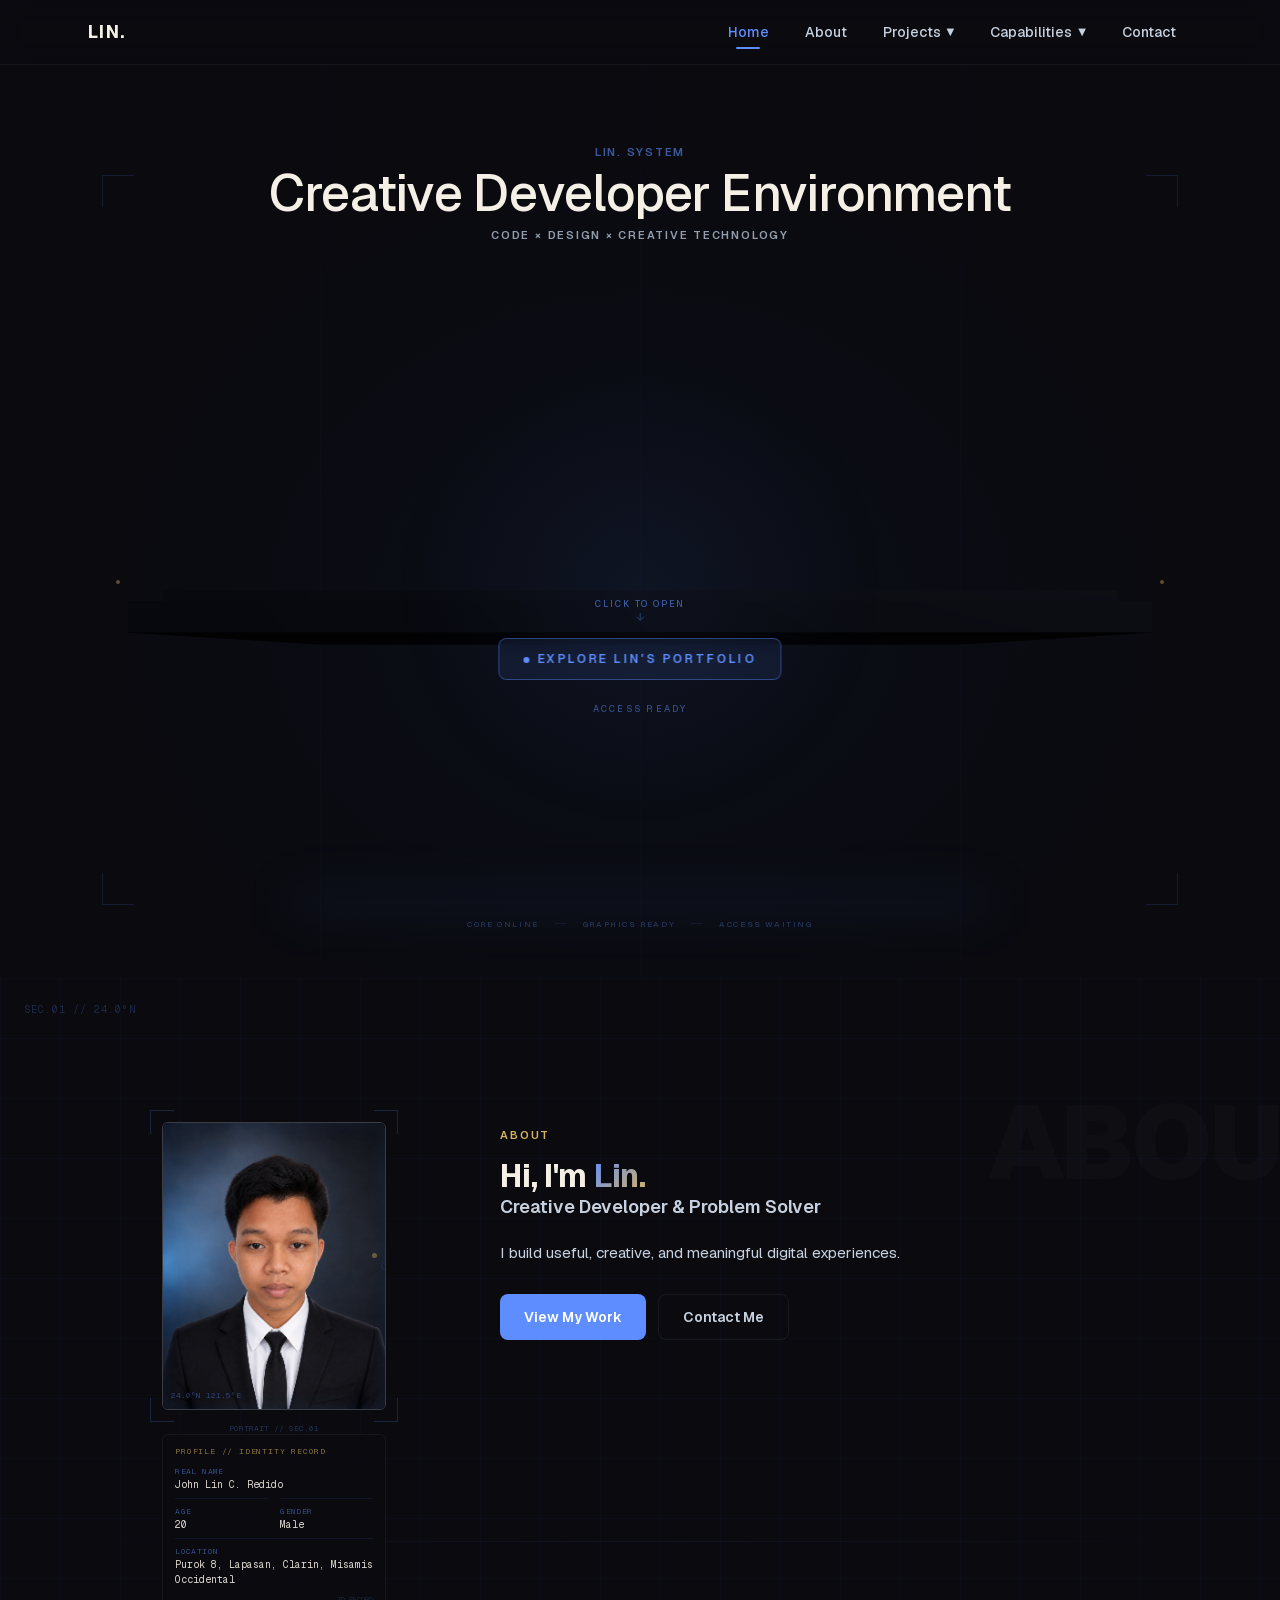
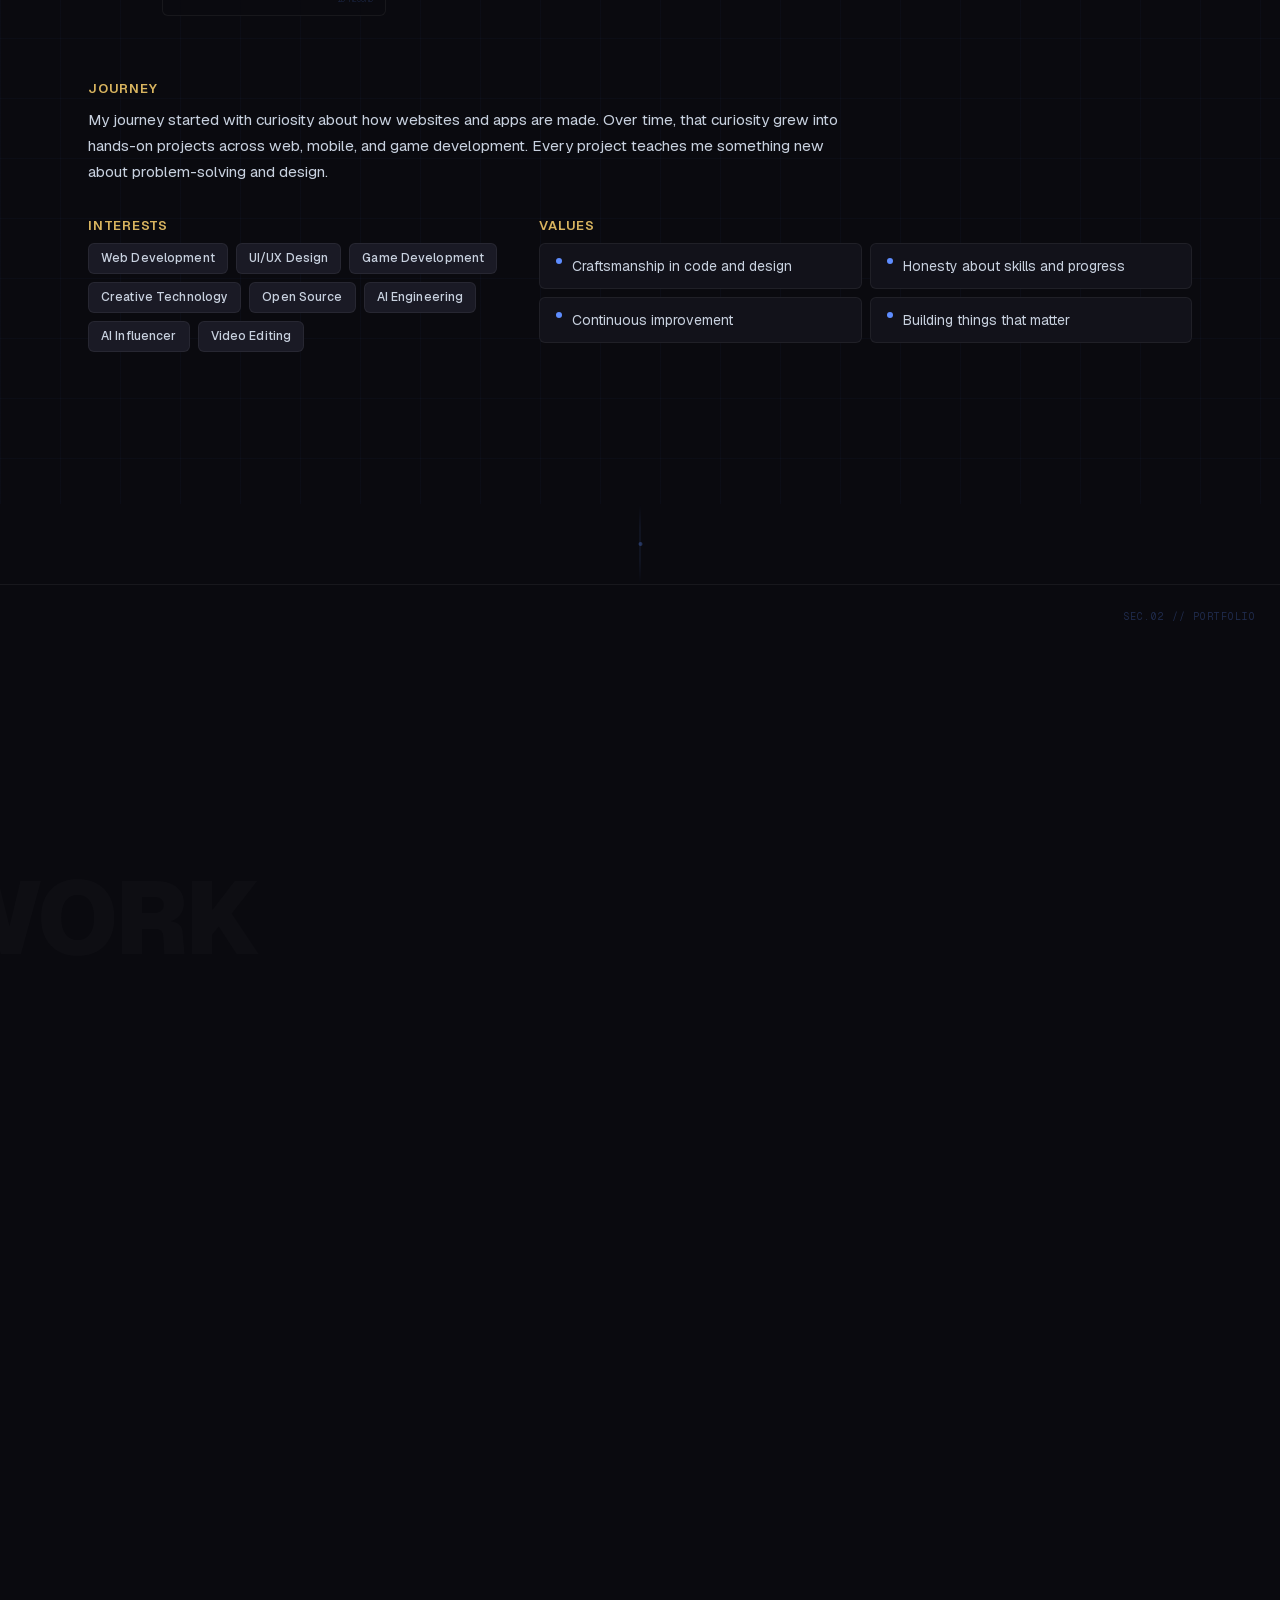
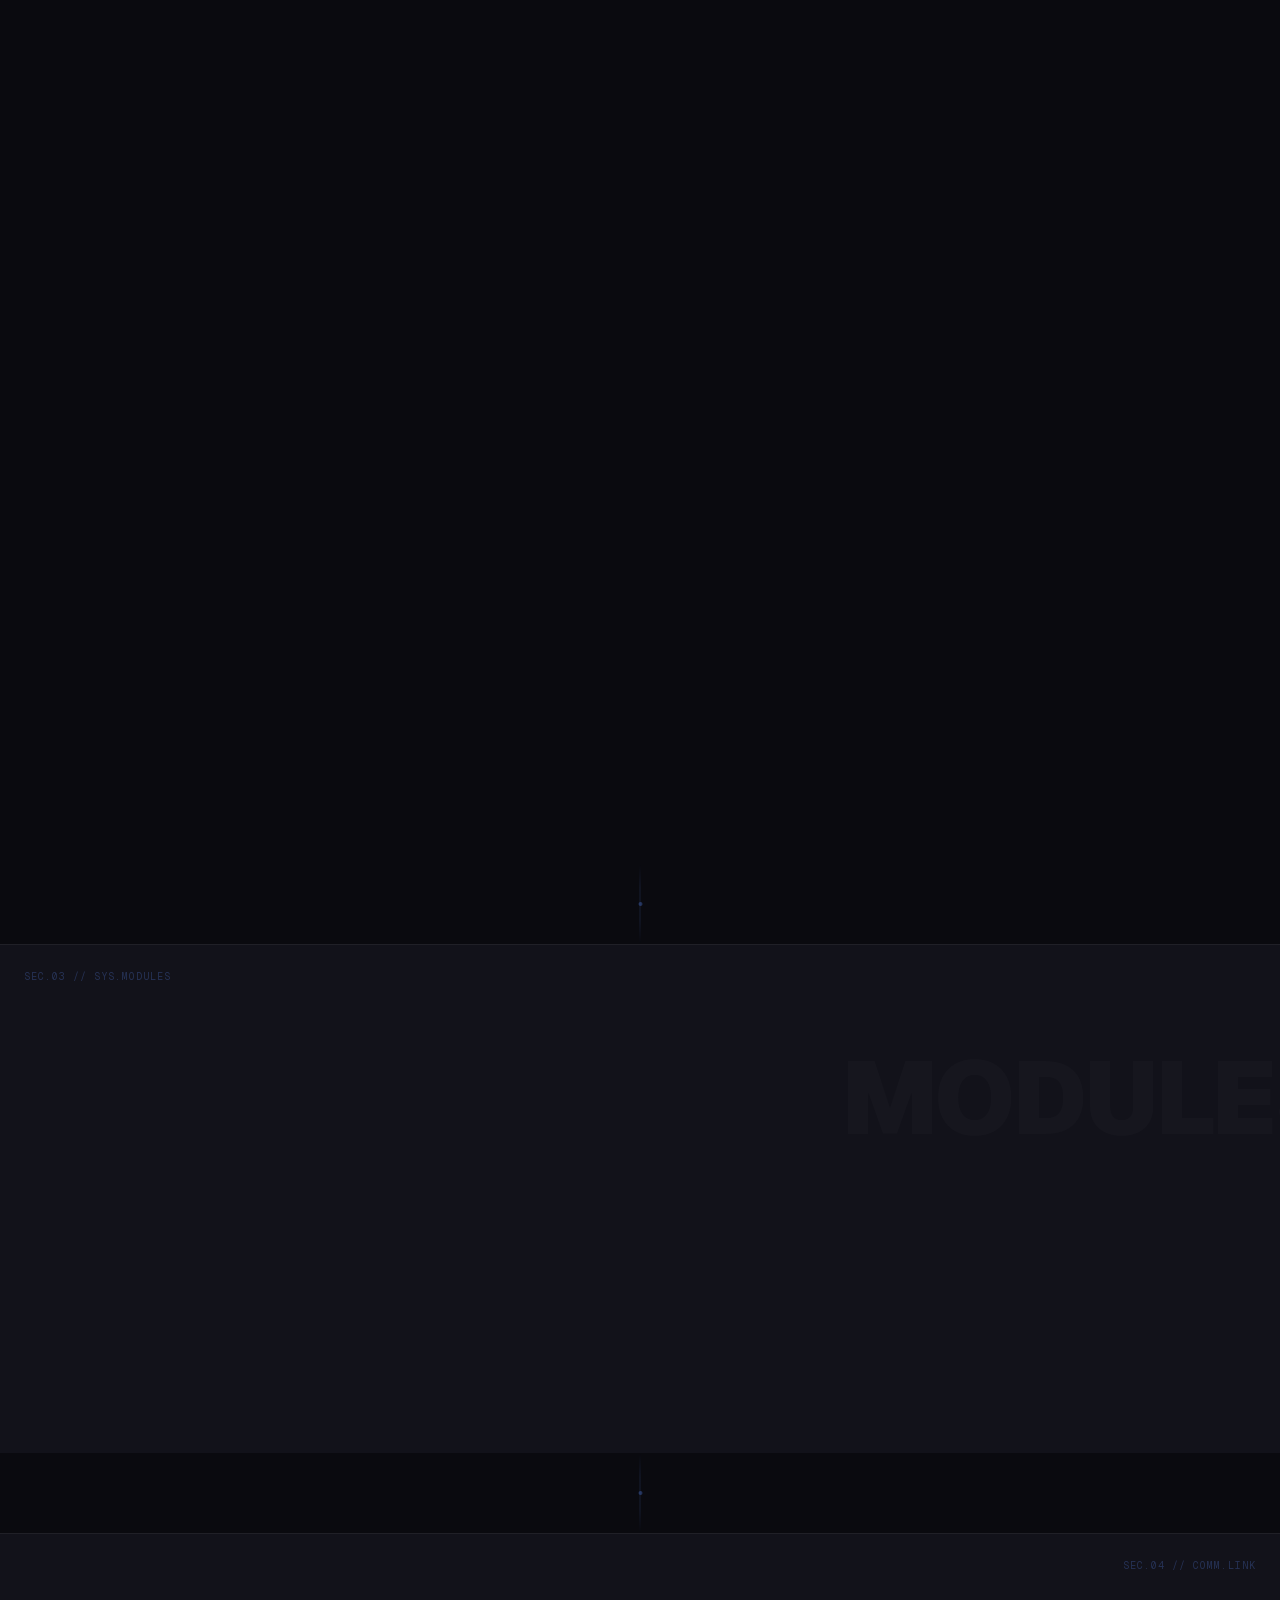
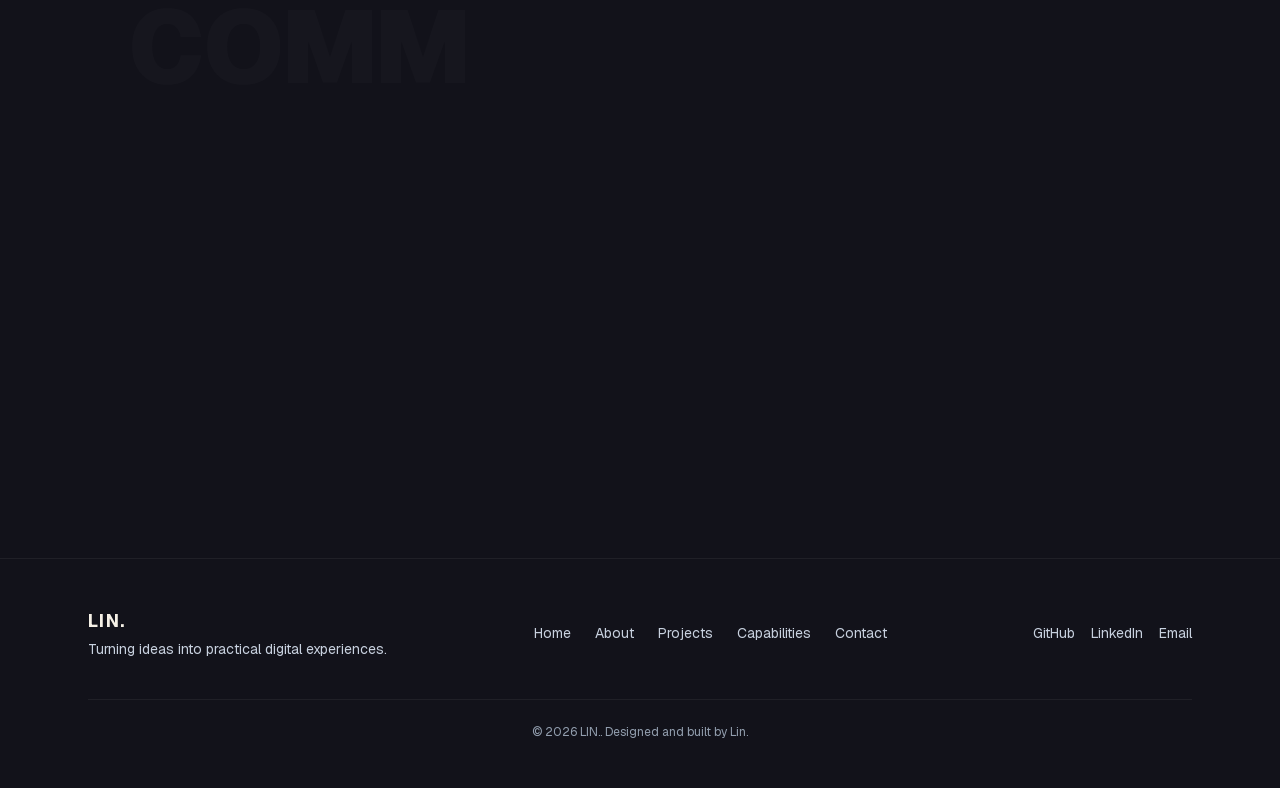
<file: skills/index.html>
<!DOCTYPE html><html lang="en" class="geist_a71539c9-module__T19VSG__variable geist_mono_8d43a2aa-module__8Li5zG__variable h-full antialiased"><head><meta charSet="utf-8"/><meta name="viewport" content="width=device-width, initial-scale=1"/><link rel="preload" href="/_next/static/media/797e433ab948586e-s.p.0r6juujl39pe6.woff2" as="font" crossorigin="" type="font/woff2"/><link rel="preload" href="/_next/static/media/caa3a2e1cccd8315-s.p.0wgildi0cnwt9.woff2" as="font" crossorigin="" type="font/woff2"/><link rel="stylesheet" href="/_next/static/chunks/1pxo0gtphyxhs.css" data-precedence="next"/><link rel="preload" as="script" fetchPriority="low" href="/_next/static/chunks/0jvhpaew_uadu.js"/><script src="/_next/static/chunks/19mx3mg6lkumu.js" async=""></script><script src="/_next/static/chunks/36lm--m0zwqtj.js" async=""></script><script src="/_next/static/chunks/1f5ust74o0qp9.js" async=""></script><script src="/_next/static/chunks/turbopack-00orhzqq-1_sb.js" async=""></script><script src="/_next/static/chunks/1nqj8hcxim5fz.js" async="" crossorigin=""></script><script src="/_next/static/chunks/0jbrluz4zilh-.js" async="" crossorigin=""></script><link rel="preload" href="/dropdown.js" as="script"/><title>LIN. — Creative Developer &amp; Problem Solver</title><meta name="description" content="Portfolio of Lin — Creative Developer &amp; Problem Solver building useful, creative, and meaningful digital experiences."/><link rel="icon" href="/favicon.ico?favicon.2vob68tjqpejf.ico" sizes="256x256" type="image/x-icon"/><meta name="next-size-adjust" content=""/><script src="/_next/static/chunks/0cz1d0mv5g_q7.js" noModule=""></script></head><body class="min-h-full flex flex-col bg-bg-primary text-text-primary"><div hidden=""><!--$--><!--/$--></div><header class="sticky top-0 z-50 border-b border-border-subtle bg-bg-primary/80 backdrop-blur-md"><nav class="mx-auto flex h-16 max-w-6xl items-center justify-between px-6" aria-label="Primary navigation"><a href="/#portfolio-hub" class="text-lg font-bold tracking-widest text-text-primary transition-colors hover:text-accent-blue">LIN.</a><ul id="mobile-navigation" class="gap-1 hidden md:flex md:flex-row md:relative md:inset-auto md:items-center md:gap-1 md:border-t-0 md:bg-transparent md:backdrop-blur-none md:px-0 md:py-0 md:z-auto"><li><a href="/#portfolio-hub" aria-current="location" class="relative rounded-md px-4 py-2 text-sm font-medium transition-colors text-accent-blue">Home<span aria-hidden="true" class="absolute bottom-0 left-1/2 h-0.5 w-6 -translate-x-1/2 rounded-full bg-accent-blue"></span></a></li><li><a href="/#about" class="relative rounded-md px-4 py-2 text-sm font-medium transition-colors text-text-secondary hover:text-text-primary">About</a></li><li class="dropdown"><button id="dropdownBtn" type="button" aria-expanded="false" aria-haspopup="true" class="relative flex items-center gap-1.5 rounded-md px-4 py-2 text-sm font-medium transition-colors text-text-secondary hover:text-text-primary">Projects<span id="dropdownArrow" class="text-[10px] leading-none" aria-hidden="true">▼</span></button><ul id="dropdownMenu" class="dropdown-menu" role="menu"><li role="none"><a href="/#tcgc-student-master" role="menuitem" class="block rounded-md px-4 py-2 text-sm font-medium text-text-secondary hover:bg-bg-surface-elevated hover:text-text-primary transition-colors">TCGC Student Master</a></li><li role="none"><a href="/#jazon-collective-market" role="menuitem" class="block rounded-md px-4 py-2 text-sm font-medium text-text-secondary hover:bg-bg-surface-elevated hover:text-text-primary transition-colors">Jazon Collective Market</a></li><li role="none"><a href="/#blazingheart" role="menuitem" class="block rounded-md px-4 py-2 text-sm font-medium text-text-secondary hover:bg-bg-surface-elevated hover:text-text-primary transition-colors">BlazingHeart</a></li></ul></li><li class="dropdown"><button id="capabilitiesDropdownBtn" type="button" aria-expanded="false" aria-haspopup="true" class="relative flex items-center gap-1.5 rounded-md px-4 py-2 text-sm font-medium transition-colors text-text-secondary hover:text-text-primary">Capabilities<span id="capabilitiesDropdownArrow" class="text-[10px] leading-none" aria-hidden="true">▼</span></button><ul id="capabilitiesDropdownMenu" class="dropdown-menu" role="menu"><li role="none"><a href="/#frontend-development" data-spotlight-mod="MOD-01" role="menuitem" class="block rounded-md px-4 py-2 text-sm font-medium text-text-secondary hover:bg-bg-surface-elevated hover:text-text-primary transition-colors">Frontend Development</a></li><li role="none"><a href="/#mobile-development" data-spotlight-mod="MOD-04" role="menuitem" class="block rounded-md px-4 py-2 text-sm font-medium text-text-secondary hover:bg-bg-surface-elevated hover:text-text-primary transition-colors">Mobile Development</a></li><li role="none"><a href="/#game-development" data-spotlight-mod="MOD-05" role="menuitem" class="block rounded-md px-4 py-2 text-sm font-medium text-text-secondary hover:bg-bg-surface-elevated hover:text-text-primary transition-colors">Game Development</a></li></ul></li><li><a href="/#contact" class="relative rounded-md px-4 py-2 text-sm font-medium transition-colors text-text-secondary hover:text-text-primary">Contact</a></li></ul><button type="button" class="flex h-11 w-11 items-center justify-center rounded-md text-text-secondary transition-colors hover:text-text-primary md:hidden" aria-label="Open menu" aria-expanded="false" aria-controls="mobile-navigation"><svg class="h-5 w-5" fill="none" viewBox="0 0 24 24" stroke="currentColor" stroke-width="2" aria-hidden="true"><path stroke-linecap="round" stroke-linejoin="round" d="M4 6h16M4 12h16M4 18h16"></path></svg></button></nav></header><main class="flex-1"><div class="flex min-h-[60vh] items-center justify-center"><a class="text-sm font-medium text-accent-blue underline underline-offset-4 hover:text-accent-blue-dim" href="/#capabilities">Continue to <!-- -->Capabilities</a></div><!--$--><!--/$--></main><footer class="border-t border-border-subtle bg-bg-surface"><div class="mx-auto max-w-6xl px-6 py-12"><div class="flex flex-col items-center gap-8 md:flex-row md:justify-between"><div class="text-center md:text-left"><p class="text-lg font-bold tracking-widest text-text-primary">LIN.</p><p class="mt-1 text-sm text-text-secondary">Turning ideas into practical digital experiences.</p></div><nav aria-label="Footer navigation"><ul class="flex flex-wrap justify-center gap-6"><li><a class="text-sm text-text-secondary transition-colors hover:text-accent-blue" href="/#portfolio-hub">Home</a></li><li><a class="text-sm text-text-secondary transition-colors hover:text-accent-blue" href="/#about">About</a></li><li><a class="text-sm text-text-secondary transition-colors hover:text-accent-blue" href="/#projects">Projects</a></li><li><a class="text-sm text-text-secondary transition-colors hover:text-accent-blue" href="/#capabilities">Capabilities</a></li><li><a class="text-sm text-text-secondary transition-colors hover:text-accent-blue" href="/#contact">Contact</a></li></ul></nav><div class="flex gap-4"><a href="https://github.com/jazon123xbx" class="text-sm text-text-secondary transition-colors hover:text-accent-blue" target="_blank" rel="noopener noreferrer">GitHub</a><a href="https://www.linkedin.com/in/john-lin-redido-198328428/?isSelfProfile=true" class="text-sm text-text-secondary transition-colors hover:text-accent-blue" target="_blank" rel="noopener noreferrer">LinkedIn</a><a href="mailto:linredido@gmail.com" class="text-sm text-text-secondary transition-colors hover:text-accent-blue" target="_blank" rel="noopener noreferrer">Email</a></div></div><div class="mt-10 border-t border-border-subtle pt-6 text-center"><p class="text-xs text-text-muted">© <!-- -->2026<!-- --> <!-- -->LIN.<!-- -->. Designed and built by Lin.</p></div></div></footer><script src="/_next/static/chunks/0jvhpaew_uadu.js" id="_R_" async=""></script><script>(self.__next_f=self.__next_f||[]).push([0])</script><script>self.__next_f.push([1,"1:\"$Sreact.fragment\"\n2:I[88589,[\"/_next/static/chunks/1nqj8hcxim5fz.js\"],\"default\"]\n3:I[39756,[\"/_next/static/chunks/1nqj8hcxim5fz.js\"],\"default\"]\n4:I[37457,[\"/_next/static/chunks/1nqj8hcxim5fz.js\"],\"default\"]\n5:I[22016,[\"/_next/static/chunks/1nqj8hcxim5fz.js\"],\"\"]\nc:I[68027,[\"/_next/static/chunks/1nqj8hcxim5fz.js\"],\"default\",1]\n:HL[\"/_next/static/chunks/1pxo0gtphyxhs.css\",\"style\"]\n:HL[\"/_next/static/media/797e433ab948586e-s.p.0r6juujl39pe6.woff2\",\"font\",{\"crossOrigin\":\"\",\"type\":\"font/woff2\"}]\n:HL[\"/_next/static/media/caa3a2e1cccd8315-s.p.0wgildi0cnwt9.woff2\",\"font\",{\"crossOrigin\":\"\",\"type\":\"font/woff2\"}]\na:X\n0:{\"P\":null,\"c\":[\"\",\"skills\",\"\"],\"q\":\"\",\"i\":false,\"f\":[[[\"\",{\"children\":[\"skills\",{\"children\":[\"__PAGE__\",{},\"$undefined\",\"$undefined\",4608]},\"$undefined\",\"$undefined\",4608]},\"$undefined\",\"$undefined\",4624],[[\"$\",\"$1\",\"c\",{\"children\":[[[\"$\",\"link\",\"0\",{\"rel\":\"stylesheet\",\"href\":\"/_next/static/chunks/1pxo0gtphyxhs.css\",\"precedence\":\"next\",\"crossOrigin\":\"$undefined\",\"nonce\":\"$undefined\"}],[\"$\",\"script\",\"script-0\",{\"src\":\"/_next/static/chunks/1nqj8hcxim5fz.js\",\"async\":true,\"nonce\":\"$undefined\"}]],[\"$\",\"html\",null,{\"lang\":\"en\",\"className\":\"geist_a71539c9-module__T19VSG__variable geist_mono_8d43a2aa-module__8Li5zG__variable h-full antialiased\",\"children\":[\"$\",\"body\",null,{\"className\":\"min-h-full flex flex-col bg-bg-primary text-text-primary\",\"children\":[[\"$\",\"$L2\",null,{}],[\"$\",\"main\",null,{\"className\":\"flex-1\",\"children\":[\"$\",\"$L3\",null,{\"parallelRouterKey\":\"children\",\"error\":\"$undefined\",\"errorStyles\":\"$undefined\",\"errorScripts\":\"$undefined\",\"template\":[\"$\",\"$L4\",null,{}],\"templateStyles\":\"$undefined\",\"templateScripts\":\"$undefined\",\"notFound\":[[[\"$\",\"title\",null,{\"children\":\"404: This page could not be found.\"}],[\"$\",\"div\",null,{\"style\":{\"fontFamily\":\"system-ui,\\\"Segoe UI\\\",Roboto,Helvetica,Arial,sans-serif,\\\"Apple Color Emoji\\\",\\\"Segoe UI Emoji\\\"\",\"height\":\"100vh\",\"textAlign\":\"center\",\"display\":\"flex\",\"flexDirection\":\"column\",\"alignItems\":\"center\",\"justifyContent\":\"center\"},\"children\":[\"$\",\"div\",null,{\"children\":[[\"$\",\"style\",null,{\"dangerouslySetInnerHTML\":{\"__html\":\"body{color:#000;background:#fff;margin:0}.next-error-h1{border-right:1px solid rgba(0,0,0,.3)}@media (prefers-color-scheme:dark){body{color:#fff;background:#000}.next-error-h1{border-right:1px solid rgba(255,255,255,.3)}}\"}}],[\"$\",\"h1\",null,{\"className\":\"next-error-h1\",\"style\":{\"display\":\"inline-block\",\"margin\":\"0 20px 0 0\",\"padding\":\"0 23px 0 0\",\"fontSize\":24,\"fontWeight\":500,\"verticalAlign\":\"top\",\"lineHeight\":\"49px\"},\"children\":404}],[\"$\",\"div\",null,{\"style\":{\"display\":\"inline-block\"},\"children\":[\"$\",\"h2\",null,{\"style\":{\"fontSize\":14,\"fontWeight\":400,\"lineHeight\":\"49px\",\"margin\":0},\"children\":\"This page could not be found.\"}]}]]}]}]],[]],\"forbidden\":\"$undefined\",\"unauthorized\":\"$undefined\"}]}],[\"$\",\"footer\",null,{\"className\":\"border-t border-border-subtle bg-bg-surface\",\"children\":[\"$\",\"div\",null,{\"className\":\"mx-auto max-w-6xl px-6 py-12\",\"children\":[[\"$\",\"div\",null,{\"className\":\"flex flex-col items-center gap-8 md:flex-row md:justify-between\",\"children\":[[\"$\",\"div\",null,{\"className\":\"text-center md:text-left\",\"children\":[[\"$\",\"p\",null,{\"className\":\"text-lg font-bold tracking-widest text-text-primary\",\"children\":\"LIN.\"}],[\"$\",\"p\",null,{\"className\":\"mt-1 text-sm text-text-secondary\",\"children\":\"Turning ideas into practical digital experiences.\"}]]}],[\"$\",\"nav\",null,{\"aria-label\":\"Footer navigation\",\"children\":[\"$\",\"ul\",null,{\"className\":\"flex flex-wrap justify-center gap-6\",\"children\":[[\"$\",\"li\",\"/#portfolio-hub\",{\"children\":[\"$\",\"$L5\",null,{\"href\":\"/#portfolio-hub\",\"className\":\"text-sm text-text-secondary transition-colors hover:text-accent-blue\",\"children\":\"Home\"}]}],[\"$\",\"li\",\"/#about\",{\"children\":[\"$\",\"$L5\",null,{\"href\":\"/#about\",\"className\":\"text-sm text-text-secondary transition-colors hover:text-accent-blue\",\"children\":\"About\"}]}],[\"$\",\"li\",\"/#projects\",{\"children\":[\"$\",\"$L5\",null,{\"href\":\"/#projects\",\"className\":\"text-sm text-text-secondary transition-colors hover:text-accent-blue\",\"children\":\"Projects\"}]}],[\"$\",\"li\",\"/#capabilities\",{\"children\":[\"$\",\"$L5\",null,{\"href\":\"/#capabilities\",\"className\":\"text-sm text-text-secondary transition-colors hover:text-accent-blue\",\"children\":\"Capabilities\"}]}],[\"$\",\"li\",\"/#contact\",{\"children\":[\"$\",\"$L5\",null,{\"href\":\"/#contact\",\"className\":\"text-sm text-text-secondary transition-colors hover:text-accent-blue\",\"children\":\"Contact\"}]}]]}]}],[\"$\",\"div\",null,{\"className\":\"flex gap-4\",\"children\":[[\"$\",\"a\",\"GitHub\",{\"href\":\"https://github.com/jazon123xbx\",\"className\":\"text-sm text-text-secondary transition-colors hover:text-accent-blue\",\"target\":\"_blank\",\"rel\":\"noopener noreferrer\",\"children\":\"GitHub\"}],[\"$\",\"a\",\"LinkedIn\",{\"href\":\"https://www.linkedin.com/in/john-lin-redido-198328428/?isSelfProfile=true\",\"className\":\"text-sm text-text-secondary transition-colors hover:text-accent-blue\",\"target\":\"_blank\",\"rel\":\"noopener noreferrer\",\"children\":\"LinkedIn\"}],[\"$\",\"a\",\"Email\",{\"href\":\"mailto:linredido@gmail.com\",\"className\":\"text-sm text-text-secondary transition-colors hover:text-accent-blue\",\"target\":\"_blank\",\"rel\":\"noopener noreferrer\",\"children\":\"Email\"}]]}]]}],\"$L6\"]}]}],\"$L7\"]}]}]]}],{\"children\":[\"$L8\",{\"children\":[\"$L9\",{},null,false,null]},null,false,\"$a\"]},null,false,null],\"$Lb\",false]],\"m\":\"$undefined\",\"G\":[\"$c\",[\"$Ld\"]],\"S\":true,\"h\":null,\"r\":\"$undefined\",\"s\":\"$undefined\",\"a\":\"$undefined\",\"l\":\"$undefined\",\"p\":\"$undefined\",\"d\":\"$undefined\",\"b\":\"Hiyf65RmL7fTIaYlOzE7B\"}\ne:I[79520,[\"/_next/static/chunks/1nqj8hcxim5fz.js\"],\"\"]\nf:I[52004,[\"/_next/static/chunks/1nqj8hcxim5fz.js\",\"/_next/static/chunks/0jbrluz4zilh-.js\"],\"default\"]\n10:I[97367,[\"/_next/static/chunks/1nqj8hcxim5fz.js\"],\"OutletBoundary\"]\n11:\"$Sreact.suspense\"\n13:I[97367,[\"/_next/static/chunks/1nqj8hcxim5fz.js\"],\"ViewportBoundary\"]\n15:I[97367,[\"/_next/static/chunks/1nqj8hcxim5fz.js\"],\"MetadataBoundary\"]\n6:[\"$\",\"div\",null,{\"className\":\"mt-10 border-t border-border-subtle pt-6 text-center\",\"children\":[\"$\",\"p\",null,{\"className\":\"text-xs text-text-muted\",\"children\":[\"© \",2026,\" \",\"LIN.\",\". Designed and built by Lin.\"]}]}]\n7:[\"$\",\"$Le\",null,{\"src\":\"/dropdown.js\",\"strategy\":\"afterInteractive\"}]\n8:[\"$\",\"$1\",\"c\",{\"children\":[null,[\"$\",\"$L3\",null,{\"parallelRouterKey\":\"children\",\"error\":\"$undefined\",\"errorStyles\":\"$undefined\",\"errorScripts\":\"$undefined\",\"template\":[\"$\",\"$L4\",null,{}],\"templateStyles\":\"$undefined\",\"templateScripts\":\"$undefined\",\"notFound\":\"$undefined\",\"forbidden\":\"$undefined\",\"unauthorized\":\"$undefined\"}]]}]\n9:[\"$\",\"$1\",\"c\",{\"children\":[[\"$\",\"$Lf\",null,{\"section\":\"capabilities\",\"label\":\"Capabilities\"}],[[\"$\",\"script\",\"script-0\",{\"src\":\"/_next/static/chunks/0jbrluz4zilh-.js\",\"async\":true,\"nonce\":\"$undefined\"}]],[\"$\",\"$L10\",null,{\"children\":[\"$\",\"$11\",null,{\"name\":\"Next.MetadataOutlet\",\"children\":\"$@12\"}]}]]}]\nb:[\"$\",\"$1\",\"h\",{\"children\":[null,[\"$\",\"$L13\",null,{\"children\":\"$L14\"}],[\"$\",\"div\",null,{\"hidden\":true,\"children\":[\"$\",\"$L15\",null,{\"children\":[\"$\",\"$11\",null,{\"name\":\"Next.Metadata\",\"children\":\"$L16\"}]}]}],[\"$\",\"meta\",null,{\"name\":\"next-size-adjust\",\"content\":\"\"}]]}]\nd:[\"$\",\"link\",\"0\",{\"rel\":\"stylesheet\",\"href\":\"/_next/static/chunks/1pxo0gtphyxhs.css\",\"precedence\":\"next\",\"crossOrigin\":\"$undefined\",\"nonce\":\"$undefined\"}]\na:C\n14:[[\"$\",\"meta\",\"0\",{\"charSet\":\"utf-8\"}],[\"$\",\"meta\",\"1\",{\"name\":\"viewport\",\"content\":\"width=device-width, initial-scale=1\"}]]\n17:I[27201,[\"/_next/static/chunks/1nqj8hcxim5fz.js\"],\"IconMark\"]\n12:null\n16:[[\"$\",\"title\",\"0\",{\"children\":\"LIN. — Creative Developer \u0026 Problem Solver\"}],[\"$\",\"meta\",\"1\",{\"name\":\"description\",\"content\":\"Portfolio of Lin — Creative Developer \u0026 Problem Solver building useful, creative, and meaningful digital experiences.\"}],[\"$\",\"link\",\"2\",{\"rel\":\"icon\",\"href\":\"/favicon.ico?favicon.2vob68tjqpejf.ico\",\"sizes\":\"256x256\",\"type\":\"image/x-icon\"}],[\"$\",\"$L17\",\"3\",{}]]\n"])</script></body></html>
</file>
<file: _next/static/chunks/1pxo0gtphyxhs.css>
@font-face{font-family:Geist;font-style:normal;font-weight:100 900;font-display:swap;src:url(../media/fef07dbb0973bf53-s.3p2_lha1f2xer.woff2)format("woff2");unicode-range:U+460-52F,U+1C80-1C8A,U+20B4,U+2DE0-2DFF,U+A640-A69F,U+FE2E-FE2F}@font-face{font-family:Geist;font-style:normal;font-weight:100 900;font-display:swap;src:url(../media/8a480f0b521d4e75-s.1qq4vpdcun5oj.woff2)format("woff2");unicode-range:U+301,U+400-45F,U+490-491,U+4B0-4B1,U+2116}@font-face{font-family:Geist;font-style:normal;font-weight:100 900;font-display:swap;src:url(../media/53b9e256198e5412-s.390ncx5urfkfu.woff2)format("woff2");unicode-range:U+102-103,U+110-111,U+128-129,U+168-169,U+1A0-1A1,U+1AF-1B0,U+300-301,U+303-304,U+308-309,U+323,U+329,U+1EA0-1EF9,U+20AB}@font-face{font-family:Geist;font-style:normal;font-weight:100 900;font-display:swap;src:url(../media/7178b3e590c64307-s.21jp631_3pja2.woff2)format("woff2");unicode-range:U+100-2BA,U+2BD-2C5,U+2C7-2CC,U+2CE-2D7,U+2DD-2FF,U+304,U+308,U+329,U+1D00-1DBF,U+1E00-1E9F,U+1EF2-1EFF,U+2020,U+20A0-20AB,U+20AD-20C0,U+2113,U+2C60-2C7F,U+A720-A7FF}@font-face{font-family:Geist;font-style:normal;font-weight:100 900;font-display:swap;src:url(../media/caa3a2e1cccd8315-s.p.0wgildi0cnwt9.woff2)format("woff2");unicode-range:U+??,U+131,U+152-153,U+2BB-2BC,U+2C6,U+2DA,U+2DC,U+304,U+308,U+329,U+2000-206F,U+20AC,U+2122,U+2191,U+2193,U+2212,U+2215,U+FEFF,U+FFFD}@font-face{font-family:Geist Fallback;src:local(Arial);ascent-override:95.94%;descent-override:28.16%;line-gap-override:0.0%;size-adjust:104.76%}.geist_a71539c9-module__T19VSG__className{font-family:Geist,Geist Fallback;font-style:normal}.geist_a71539c9-module__T19VSG__variable{--font-geist-sans:"Geist", "Geist Fallback"}
@font-face{font-family:Geist Mono;font-style:normal;font-weight:100 900;font-display:swap;src:url(../media/5ce348bf30bf5439-s.31988l_ccedte.woff2)format("woff2");unicode-range:U+460-52F,U+1C80-1C8A,U+20B4,U+2DE0-2DFF,U+A640-A69F,U+FE2E-FE2F}@font-face{font-family:Geist Mono;font-style:normal;font-weight:100 900;font-display:swap;src:url(../media/4fa387ec64143e14-s.2tuy5pz7dlieh.woff2)format("woff2");unicode-range:U+301,U+400-45F,U+490-491,U+4B0-4B1,U+2116}@font-face{font-family:Geist Mono;font-style:normal;font-weight:100 900;font-display:swap;src:url(../media/6306c77e7c8268e4-s.2dbetqa9o8jxf.woff2)format("woff2");unicode-range:U+2000-2001,U+2004-2008,U+200A,U+23B8-23BD,U+2500-259F}@font-face{font-family:Geist Mono;font-style:normal;font-weight:100 900;font-display:swap;src:url(../media/7d817b4c03b0c5f1-s.1uyisp29ctx0d.woff2)format("woff2");unicode-range:U+102-103,U+110-111,U+128-129,U+168-169,U+1A0-1A1,U+1AF-1B0,U+300-301,U+303-304,U+308-309,U+323,U+329,U+1EA0-1EF9,U+20AB}@font-face{font-family:Geist Mono;font-style:normal;font-weight:100 900;font-display:swap;src:url(../media/bbc41e54d2fcbd21-s.1rgnod-3esatf.woff2)format("woff2");unicode-range:U+100-2BA,U+2BD-2C5,U+2C7-2CC,U+2CE-2D7,U+2DD-2FF,U+304,U+308,U+329,U+1D00-1DBF,U+1E00-1E9F,U+1EF2-1EFF,U+2020,U+20A0-20AB,U+20AD-20C0,U+2113,U+2C60-2C7F,U+A720-A7FF}@font-face{font-family:Geist Mono;font-style:normal;font-weight:100 900;font-display:swap;src:url(../media/797e433ab948586e-s.p.0r6juujl39pe6.woff2)format("woff2");unicode-range:U+??,U+131,U+152-153,U+2BB-2BC,U+2C6,U+2DA,U+2DC,U+304,U+308,U+329,U+2000-206F,U+20AC,U+2122,U+2191,U+2193,U+2212,U+2215,U+FEFF,U+FFFD}@font-face{font-family:Geist Mono Fallback;src:local(Arial);ascent-override:74.67%;descent-override:21.92%;line-gap-override:0.0%;size-adjust:134.59%}.geist_mono_8d43a2aa-module__8Li5zG__className{font-family:Geist Mono,Geist Mono Fallback;font-style:normal}.geist_mono_8d43a2aa-module__8Li5zG__variable{--font-geist-mono:"Geist Mono", "Geist Mono Fallback"}
@layer properties{@supports (((-webkit-hyphens:none)) and (not (margin-trim:inline))) or ((-moz-orient:inline) and (not (color:rgb(from red r g b)))){*,:before,:after,::backdrop{--tw-translate-x:0;--tw-translate-y:0;--tw-translate-z:0;--tw-rotate-x:initial;--tw-rotate-y:initial;--tw-rotate-z:initial;--tw-skew-x:initial;--tw-skew-y:initial;--tw-space-y-reverse:0;--tw-border-style:solid;--tw-gradient-position:initial;--tw-gradient-from:#0000;--tw-gradient-via:#0000;--tw-gradient-to:#0000;--tw-gradient-stops:initial;--tw-gradient-via-stops:initial;--tw-gradient-from-position:0%;--tw-gradient-via-position:50%;--tw-gradient-to-position:100%;--tw-leading:initial;--tw-font-weight:initial;--tw-tracking:initial;--tw-shadow:0 0 #0000;--tw-shadow-color:initial;--tw-shadow-alpha:100%;--tw-inset-shadow:0 0 #0000;--tw-inset-shadow-color:initial;--tw-inset-shadow-alpha:100%;--tw-ring-color:initial;--tw-ring-shadow:0 0 #0000;--tw-inset-ring-color:initial;--tw-inset-ring-shadow:0 0 #0000;--tw-ring-inset:initial;--tw-ring-offset-width:0px;--tw-ring-offset-color:#fff;--tw-ring-offset-shadow:0 0 #0000;--tw-blur:initial;--tw-brightness:initial;--tw-contrast:initial;--tw-grayscale:initial;--tw-hue-rotate:initial;--tw-invert:initial;--tw-opacity:initial;--tw-saturate:initial;--tw-sepia:initial;--tw-drop-shadow:initial;--tw-drop-shadow-color:initial;--tw-drop-shadow-alpha:100%;--tw-drop-shadow-size:initial;--tw-backdrop-blur:initial;--tw-backdrop-brightness:initial;--tw-backdrop-contrast:initial;--tw-backdrop-grayscale:initial;--tw-backdrop-hue-rotate:initial;--tw-backdrop-invert:initial;--tw-backdrop-opacity:initial;--tw-backdrop-saturate:initial;--tw-backdrop-sepia:initial;--tw-duration:initial;--tw-ease:initial;--tw-outline-style:solid}}}@layer theme{:root,:host{--font-sans:var(--font-geist-sans);--font-mono:var(--font-geist-mono);--color-green-400:#05df72;--color-green-500:#00c758;--color-black:#000;--color-white:#fff;--spacing:.25rem;--container-xs:20rem;--container-xl:36rem;--container-2xl:42rem;--container-3xl:48rem;--container-4xl:56rem;--container-5xl:64rem;--container-6xl:72rem;--text-xs:.75rem;--text-xs--line-height:calc(1 / .75);--text-sm:.875rem;--text-sm--line-height:calc(1.25 / .875);--text-base:1rem;--text-base--line-height:calc(1.5 / 1);--text-lg:1.125rem;--text-lg--line-height:calc(1.75 / 1.125);--text-xl:1.25rem;--text-xl--line-height:calc(1.75 / 1.25);--text-2xl:1.5rem;--text-2xl--line-height:calc(2 / 1.5);--text-3xl:1.875rem;--text-3xl--line-height:calc(2.25 / 1.875);--font-weight-medium:500;--font-weight-semibold:600;--font-weight-bold:700;--tracking-tight:-.025em;--tracking-wider:.05em;--tracking-widest:.1em;--leading-snug:1.375;--radius-sm:.25rem;--radius-md:.375rem;--radius-lg:.5rem;--radius-xl:.75rem;--ease-out:cubic-bezier(0, 0, .2, 1);--animate-pulse:pulse 2s cubic-bezier(.4, 0, .6, 1) infinite;--blur-sm:8px;--blur-md:12px;--blur-xl:24px;--aspect-video:16 / 9;--default-transition-duration:.15s;--default-transition-timing-function:cubic-bezier(.4, 0, .2, 1);--default-font-family:var(--font-geist-sans);--default-mono-font-family:var(--font-geist-mono)}@supports (color:lab(0% 0 0)){:root,:host{--color-green-400:lab(78.503% -64.9265 39.7492);--color-green-500:lab(70.5521% -66.5147 45.8072)}}}@layer base{*,:after,:before,::backdrop{box-sizing:border-box;border:0 solid;margin:0;padding:0}::file-selector-button{box-sizing:border-box;border:0 solid;margin:0;padding:0}html,:host{-webkit-text-size-adjust:100%;tab-size:4;line-height:1.5;font-family:var(--default-font-family,-apple-system, BlinkMacSystemFont, "Segoe UI", Roboto, "Helvetica Neue", "Noto Sans", Arial, sans-serif, "Apple Color Emoji", "Segoe UI Emoji", "Segoe UI Symbol", "Noto Color Emoji");font-feature-settings:var(--default-font-feature-settings,normal);font-variation-settings:var(--default-font-variation-settings,normal);-webkit-tap-highlight-color:transparent}hr{height:0;color:inherit;border-top-width:1px}abbr:where([title]){-webkit-text-decoration:underline dotted;text-decoration:underline dotted}h1,h2,h3,h4,h5,h6{font-size:inherit;font-weight:inherit}a{color:inherit;-webkit-text-decoration:inherit;-webkit-text-decoration:inherit;-webkit-text-decoration:inherit;-webkit-text-decoration:inherit;text-decoration:inherit}b,strong{font-weight:bolder}code,kbd,samp,pre{font-family:var(--default-mono-font-family,ui-monospace, SFMono-Regular, Menlo, Monaco, Consolas, "Liberation Mono", "Courier New", monospace);font-feature-settings:var(--default-mono-font-feature-settings,normal);font-variation-settings:var(--default-mono-font-variation-settings,normal);font-size:1em}small{font-size:80%}sub,sup{vertical-align:baseline;font-size:75%;line-height:0;position:relative}sub{bottom:-.25em}sup{top:-.5em}table{text-indent:0;border-color:inherit;border-collapse:collapse}:-moz-focusring:where(:not(iframe)){outline:auto}progress{vertical-align:baseline}summary{display:list-item}ol,ul,menu{list-style:none}img,svg,video,canvas,audio,iframe,embed,object{vertical-align:middle;display:block}img,video{max-width:100%;height:auto}button,input,select,optgroup,textarea{font:inherit;font-feature-settings:inherit;font-variation-settings:inherit;letter-spacing:inherit;color:inherit;opacity:1;background-color:#0000;border-radius:0}::file-selector-button{font:inherit;font-feature-settings:inherit;font-variation-settings:inherit;letter-spacing:inherit;color:inherit;opacity:1;background-color:#0000;border-radius:0}:where(select:is([multiple],[size])) optgroup{font-weight:bolder}:where(select:is([multiple],[size])) optgroup option{padding-inline-start:20px}::file-selector-button{margin-inline-end:4px}::placeholder{opacity:1}@supports (not ((-webkit-appearance:-apple-pay-button))) or (contain-intrinsic-size:1px){::placeholder{color:currentColor}@supports (color:color-mix(in lab, red, red)){::placeholder{color:color-mix(in oklab, currentcolor 50%, transparent)}}}textarea{resize:vertical}::-webkit-search-decoration{-webkit-appearance:none}::-webkit-date-and-time-value{min-height:1lh;text-align:inherit}::-webkit-datetime-edit{display:inline-flex}::-webkit-datetime-edit-fields-wrapper{padding:0}::-webkit-datetime-edit{padding-block:0}::-webkit-datetime-edit-year-field{padding-block:0}::-webkit-datetime-edit-month-field{padding-block:0}::-webkit-datetime-edit-day-field{padding-block:0}::-webkit-datetime-edit-hour-field{padding-block:0}::-webkit-datetime-edit-minute-field{padding-block:0}::-webkit-datetime-edit-second-field{padding-block:0}::-webkit-datetime-edit-millisecond-field{padding-block:0}::-webkit-datetime-edit-meridiem-field{padding-block:0}::-webkit-calendar-picker-indicator{line-height:1}:-moz-ui-invalid{box-shadow:none}button,input:where([type=button],[type=reset],[type=submit]){appearance:button}::file-selector-button{appearance:button}::-webkit-inner-spin-button{height:auto}::-webkit-outer-spin-button{height:auto}[hidden]:where(:not([hidden=until-found])){display:none!important}}@layer components;@layer utilities{.pointer-events-none{pointer-events:none}.visible{visibility:visible}.absolute{position:absolute}.fixed{position:fixed}.relative{position:relative}.static{position:static}.sticky{position:sticky}.inset-0{inset:0}.-top-3{top:calc(var(--spacing) * -3)}.-top-10{top:calc(var(--spacing) * -10)}.top-0{top:0}.top-1\.5{top:calc(var(--spacing) * 1.5)}.top-1\/2{top:50%}.top-1\/3{top:33.3333%}.top-2\/3{top:66.6667%}.top-3{top:calc(var(--spacing) * 3)}.top-6{top:calc(var(--spacing) * 6)}.top-\[10\%\]{top:10%}.top-\[12\%\]{top:12%}.top-\[15\%\]{top:15%}.top-\[18\%\]{top:18%}.top-\[20\%\]{top:20%}.top-\[62\%\]{top:62%}.top-\[70\%\]{top:70%}.top-full{top:100%}.-right-3{right:calc(var(--spacing) * -3)}.right-0{right:0}.right-3{right:calc(var(--spacing) * 3)}.right-6{right:calc(var(--spacing) * 6)}.right-\[-5\%\]{right:-5%}.right-\[8\%\]{right:8%}.-bottom-3{bottom:calc(var(--spacing) * -3)}.-bottom-4{bottom:calc(var(--spacing) * -4)}.-bottom-6{bottom:calc(var(--spacing) * -6)}.bottom-0{bottom:0}.bottom-1\.5{bottom:calc(var(--spacing) * 1.5)}.bottom-2{bottom:calc(var(--spacing) * 2)}.bottom-3{bottom:calc(var(--spacing) * 3)}.bottom-\[8\%\]{bottom:8%}.-left-3{left:calc(var(--spacing) * -3)}.left-0{left:0}.left-1\/2{left:50%}.left-1\/3{left:33.3333%}.left-1\/4{left:25%}.left-2{left:calc(var(--spacing) * 2)}.left-2\/3{left:66.6667%}.left-3{left:calc(var(--spacing) * 3)}.left-3\/4{left:75%}.left-6{left:calc(var(--spacing) * 6)}.left-\[-5\%\]{left:-5%}.left-\[8\%\]{left:8%}.left-\[10\%\]{left:10%}.z-10{z-index:10}.z-20{z-index:20}.z-30{z-index:30}.z-50{z-index:50}.order-1{order:1}.order-2{order:2}.col-span-2{grid-column:span 2/span 2}.mx-auto{margin-inline:auto}.mt-0\.5{margin-top:calc(var(--spacing) * .5)}.mt-1{margin-top:var(--spacing)}.mt-1\.5{margin-top:calc(var(--spacing) * 1.5)}.mt-2{margin-top:calc(var(--spacing) * 2)}.mt-2\.5{margin-top:calc(var(--spacing) * 2.5)}.mt-3{margin-top:calc(var(--spacing) * 3)}.mt-5{margin-top:calc(var(--spacing) * 5)}.mt-7{margin-top:calc(var(--spacing) * 7)}.mt-10{margin-top:calc(var(--spacing) * 10)}.mr-1\.5{margin-right:calc(var(--spacing) * 1.5)}.mr-2{margin-right:calc(var(--spacing) * 2)}.mb-1\.5{margin-bottom:calc(var(--spacing) * 1.5)}.mb-2{margin-bottom:calc(var(--spacing) * 2)}.mb-3{margin-bottom:calc(var(--spacing) * 3)}.mb-4{margin-bottom:calc(var(--spacing) * 4)}.mb-5{margin-bottom:calc(var(--spacing) * 5)}.mb-10{margin-bottom:calc(var(--spacing) * 10)}.ml-1\.5{margin-left:calc(var(--spacing) * 1.5)}.ml-auto{margin-left:auto}.block{display:block}.contents{display:contents}.flex{display:flex}.grid{display:grid}.hidden{display:none}.inline{display:inline}.inline-block{display:inline-block}.inline-flex{display:inline-flex}.aspect-\[3\/2\]{aspect-ratio:3/2}.aspect-\[4\/3\]{aspect-ratio:4/3}.aspect-\[16\/10\]{aspect-ratio:16/10}.aspect-video{aspect-ratio:var(--aspect-video)}.h-0\.5{height:calc(var(--spacing) * .5)}.h-1{height:var(--spacing)}.h-1\.5{height:calc(var(--spacing) * 1.5)}.h-2{height:calc(var(--spacing) * 2)}.h-2\.5{height:calc(var(--spacing) * 2.5)}.h-4{height:calc(var(--spacing) * 4)}.h-5{height:calc(var(--spacing) * 5)}.h-6{height:calc(var(--spacing) * 6)}.h-8{height:calc(var(--spacing) * 8)}.h-9{height:calc(var(--spacing) * 9)}.h-11{height:calc(var(--spacing) * 11)}.h-12{height:calc(var(--spacing) * 12)}.h-16{height:calc(var(--spacing) * 16)}.h-56{height:calc(var(--spacing) * 56)}.h-\[2px\]{height:2px}.h-\[3px\]{height:3px}.h-full{height:100%}.h-px{height:1px}.max-h-\[80vh\]{max-height:80vh}.max-h-\[320px\]{max-height:320px}.min-h-\[44px\]{min-height:44px}.min-h-\[60vh\]{min-height:60vh}.min-h-full{min-height:100%}.w-1{width:var(--spacing)}.w-1\.5{width:calc(var(--spacing) * 1.5)}.w-2{width:calc(var(--spacing) * 2)}.w-3{width:calc(var(--spacing) * 3)}.w-4{width:calc(var(--spacing) * 4)}.w-5{width:calc(var(--spacing) * 5)}.w-6{width:calc(var(--spacing) * 6)}.w-8{width:calc(var(--spacing) * 8)}.w-9{width:calc(var(--spacing) * 9)}.w-11{width:calc(var(--spacing) * 11)}.w-14{width:calc(var(--spacing) * 14)}.w-16{width:calc(var(--spacing) * 16)}.w-\[3px\]{width:3px}.w-\[26\%\]{width:26%}.w-\[45\%\]{width:45%}.w-\[60\%\]{width:60%}.w-\[62\%\]{width:62%}.w-\[65\%\]{width:65%}.w-\[70\%\]{width:70%}.w-\[84\%\]{width:84%}.w-\[90\%\]{width:90%}.w-\[176px\]{width:176px}.w-full{width:100%}.w-px{width:1px}.max-w-2xl{max-width:var(--container-2xl)}.max-w-3xl{max-width:var(--container-3xl)}.max-w-6xl{max-width:var(--container-6xl)}.max-w-\[90vw\]{max-width:90vw}.max-w-\[720px\]{max-width:720px}.max-w-full{max-width:100%}.max-w-xs{max-width:var(--container-xs)}.min-w-0{min-width:0}.flex-1{flex:1}.shrink-0{flex-shrink:0}.grow{flex-grow:1}.-translate-x-1\/2{--tw-translate-x:calc(calc(1 / 2 * 100%) * -1);translate:var(--tw-translate-x) var(--tw-translate-y)}.-translate-y-1\/2{--tw-translate-y:calc(calc(1 / 2 * 100%) * -1);translate:var(--tw-translate-x) var(--tw-translate-y)}.translate-y-0{--tw-translate-y:0px;translate:var(--tw-translate-x) var(--tw-translate-y)}.translate-y-2{--tw-translate-y:calc(var(--spacing) * 2);translate:var(--tw-translate-x) var(--tw-translate-y)}.translate-y-3{--tw-translate-y:calc(var(--spacing) * 3);translate:var(--tw-translate-x) var(--tw-translate-y)}.transform{transform:var(--tw-rotate-x,) var(--tw-rotate-y,) var(--tw-rotate-z,) var(--tw-skew-x,) var(--tw-skew-y,)}.animate-pulse{animation:var(--animate-pulse)}.grid-cols-1{grid-template-columns:repeat(1,minmax(0,1fr))}.grid-cols-2{grid-template-columns:repeat(2,minmax(0,1fr))}.flex-col{flex-direction:column}.flex-wrap{flex-wrap:wrap}.items-center{align-items:center}.items-start{align-items:flex-start}.justify-between{justify-content:space-between}.justify-center{justify-content:center}.gap-1{gap:var(--spacing)}.gap-1\.5{gap:calc(var(--spacing) * 1.5)}.gap-2{gap:calc(var(--spacing) * 2)}.gap-2\.5{gap:calc(var(--spacing) * 2.5)}.gap-3{gap:calc(var(--spacing) * 3)}.gap-4{gap:calc(var(--spacing) * 4)}.gap-6{gap:calc(var(--spacing) * 6)}.gap-8{gap:calc(var(--spacing) * 8)}.gap-10{gap:calc(var(--spacing) * 10)}.gap-\[2px\]{gap:2px}:where(.space-y-0\.5>:not(:last-child)){--tw-space-y-reverse:0;margin-block-start:calc(calc(var(--spacing) * .5) * var(--tw-space-y-reverse));margin-block-end:calc(calc(var(--spacing) * .5) * calc(1 - var(--tw-space-y-reverse)))}:where(.space-y-3>:not(:last-child)){--tw-space-y-reverse:0;margin-block-start:calc(calc(var(--spacing) * 3) * var(--tw-space-y-reverse));margin-block-end:calc(calc(var(--spacing) * 3) * calc(1 - var(--tw-space-y-reverse)))}:where(.space-y-8>:not(:last-child)){--tw-space-y-reverse:0;margin-block-start:calc(calc(var(--spacing) * 8) * var(--tw-space-y-reverse));margin-block-end:calc(calc(var(--spacing) * 8) * calc(1 - var(--tw-space-y-reverse)))}.gap-x-3{column-gap:calc(var(--spacing) * 3)}.gap-y-1{row-gap:var(--spacing)}.gap-y-1\.5{row-gap:calc(var(--spacing) * 1.5)}.overflow-hidden{overflow:hidden}.overflow-x-auto{overflow-x:auto}.rounded{border-radius:.25rem}.rounded-\[1px\]{border-radius:1px}.rounded-\[14px\]{border-radius:14px}.rounded-full{border-radius:3.40282e38px}.rounded-lg{border-radius:var(--radius-lg)}.rounded-md{border-radius:var(--radius-md)}.rounded-sm{border-radius:var(--radius-sm)}.rounded-xl{border-radius:var(--radius-xl)}.rounded-t-lg{border-top-left-radius:var(--radius-lg);border-top-right-radius:var(--radius-lg)}.rounded-b{border-bottom-right-radius:.25rem;border-bottom-left-radius:.25rem}.rounded-b-lg{border-bottom-right-radius:var(--radius-lg);border-bottom-left-radius:var(--radius-lg)}.border{border-style:var(--tw-border-style);border-width:1px}.border-2{border-style:var(--tw-border-style);border-width:2px}.border-t{border-top-style:var(--tw-border-style);border-top-width:1px}.border-t-0{border-top-style:var(--tw-border-style);border-top-width:0}.border-r{border-right-style:var(--tw-border-style);border-right-width:1px}.border-b{border-bottom-style:var(--tw-border-style);border-bottom-width:1px}.border-l{border-left-style:var(--tw-border-style);border-left-width:1px}.border-\[\#3a3a44\]{border-color:#3a3a44}.border-\[\#3c3c44\]{border-color:#3c3c44}.border-accent-blue,.border-accent-blue\/10{border-color:var(--accent-blue)}@supports (color:color-mix(in lab, red, red)){.border-accent-blue\/10{border-color:color-mix(in oklab, var(--accent-blue) 10%, transparent)}}.border-accent-blue\/15{border-color:var(--accent-blue)}@supports (color:color-mix(in lab, red, red)){.border-accent-blue\/15{border-color:color-mix(in oklab, var(--accent-blue) 15%, transparent)}}.border-accent-blue\/20{border-color:var(--accent-blue)}@supports (color:color-mix(in lab, red, red)){.border-accent-blue\/20{border-color:color-mix(in oklab, var(--accent-blue) 20%, transparent)}}.border-accent-blue\/40{border-color:var(--accent-blue)}@supports (color:color-mix(in lab, red, red)){.border-accent-blue\/40{border-color:color-mix(in oklab, var(--accent-blue) 40%, transparent)}}.border-border-subtle{border-color:var(--border-subtle)}.border-transparent{border-color:#0000}.border-white\/15{border-color:#ffffff26}@supports (color:color-mix(in lab, red, red)){.border-white\/15{border-color:color-mix(in oklab, var(--color-white) 15%, transparent)}}.border-white\/\[0\.04\]{border-color:#ffffff0a}@supports (color:color-mix(in lab, red, red)){.border-white\/\[0\.04\]{border-color:color-mix(in oklab, var(--color-white) 4%, transparent)}}.bg-\[\#3a3a42\]{background-color:#3a3a42}.bg-\[\#3e3e46\]{background-color:#3e3e46}.bg-\[\#40404a\]{background-color:#40404a}.bg-\[\#222228\]{background-color:#222228}.bg-\[\#303038\]{background-color:#303038}.bg-accent-blue,.bg-accent-blue\/10{background-color:var(--accent-blue)}@supports (color:color-mix(in lab, red, red)){.bg-accent-blue\/10{background-color:color-mix(in oklab, var(--accent-blue) 10%, transparent)}}.bg-accent-blue\/15{background-color:var(--accent-blue)}@supports (color:color-mix(in lab, red, red)){.bg-accent-blue\/15{background-color:color-mix(in oklab, var(--accent-blue) 15%, transparent)}}.bg-accent-blue\/20{background-color:var(--accent-blue)}@supports (color:color-mix(in lab, red, red)){.bg-accent-blue\/20{background-color:color-mix(in oklab, var(--accent-blue) 20%, transparent)}}.bg-accent-blue\/30{background-color:var(--accent-blue)}@supports (color:color-mix(in lab, red, red)){.bg-accent-blue\/30{background-color:color-mix(in oklab, var(--accent-blue) 30%, transparent)}}.bg-accent-blue\/60{background-color:var(--accent-blue)}@supports (color:color-mix(in lab, red, red)){.bg-accent-blue\/60{background-color:color-mix(in oklab, var(--accent-blue) 60%, transparent)}}.bg-accent-blue\/\[0\.06\]{background-color:var(--accent-blue)}@supports (color:color-mix(in lab, red, red)){.bg-accent-blue\/\[0\.06\]{background-color:color-mix(in oklab, var(--accent-blue) 6%, transparent)}}.bg-accent-gold\/20{background-color:var(--accent-gold)}@supports (color:color-mix(in lab, red, red)){.bg-accent-gold\/20{background-color:color-mix(in oklab, var(--accent-gold) 20%, transparent)}}.bg-accent-gold\/40{background-color:var(--accent-gold)}@supports (color:color-mix(in lab, red, red)){.bg-accent-gold\/40{background-color:color-mix(in oklab, var(--accent-gold) 40%, transparent)}}.bg-bg-primary,.bg-bg-primary\/80{background-color:var(--bg-primary)}@supports (color:color-mix(in lab, red, red)){.bg-bg-primary\/80{background-color:color-mix(in oklab, var(--bg-primary) 80%, transparent)}}.bg-bg-primary\/95{background-color:var(--bg-primary)}@supports (color:color-mix(in lab, red, red)){.bg-bg-primary\/95{background-color:color-mix(in oklab, var(--bg-primary) 95%, transparent)}}.bg-bg-surface{background-color:var(--bg-surface)}.bg-bg-surface-elevated{background-color:var(--bg-surface-elevated)}.bg-black\/50{background-color:#00000080}@supports (color:color-mix(in lab, red, red)){.bg-black\/50{background-color:color-mix(in oklab, var(--color-black) 50%, transparent)}}.bg-black\/60{background-color:#0009}@supports (color:color-mix(in lab, red, red)){.bg-black\/60{background-color:color-mix(in oklab, var(--color-black) 60%, transparent)}}.bg-black\/80{background-color:#000c}@supports (color:color-mix(in lab, red, red)){.bg-black\/80{background-color:color-mix(in oklab, var(--color-black) 80%, transparent)}}.bg-green-500\/20{background-color:#00c75833}@supports (color:color-mix(in lab, red, red)){.bg-green-500\/20{background-color:color-mix(in oklab, var(--color-green-500) 20%, transparent)}}.bg-text-muted\/20{background-color:var(--text-muted)}@supports (color:color-mix(in lab, red, red)){.bg-text-muted\/20{background-color:color-mix(in oklab, var(--text-muted) 20%, transparent)}}.bg-white\/10{background-color:#ffffff1a}@supports (color:color-mix(in lab, red, red)){.bg-white\/10{background-color:color-mix(in oklab, var(--color-white) 10%, transparent)}}.bg-gradient-to-b{--tw-gradient-position:to bottom in oklab;background-image:linear-gradient(var(--tw-gradient-stops))}.bg-gradient-to-r{--tw-gradient-position:to right in oklab;background-image:linear-gradient(var(--tw-gradient-stops))}.bg-\[radial-gradient\(ellipse_at_50\%_60\%\,_rgba\(45\,127\,249\,0\.04\)_0\%\,_transparent_60\%\)\]{background-image:radial-gradient(at 50% 60%,#2d7ff90a 0%,#0000 60%)}.from-\[\#2e2e38\]{--tw-gradient-from:#2e2e38;--tw-gradient-stops:var(--tw-gradient-via-stops,var(--tw-gradient-position), var(--tw-gradient-from) var(--tw-gradient-from-position), var(--tw-gradient-to) var(--tw-gradient-to-position))}.from-transparent{--tw-gradient-from:transparent;--tw-gradient-stops:var(--tw-gradient-via-stops,var(--tw-gradient-position), var(--tw-gradient-from) var(--tw-gradient-from-position), var(--tw-gradient-to) var(--tw-gradient-to-position))}.via-accent-blue\/30{--tw-gradient-via:var(--accent-blue)}@supports (color:color-mix(in lab, red, red)){.via-accent-blue\/30{--tw-gradient-via:color-mix(in oklab, var(--accent-blue) 30%, transparent)}}.via-accent-blue\/30{--tw-gradient-via-stops:var(--tw-gradient-position), var(--tw-gradient-from) var(--tw-gradient-from-position), var(--tw-gradient-via) var(--tw-gradient-via-position), var(--tw-gradient-to) var(--tw-gradient-to-position);--tw-gradient-stops:var(--tw-gradient-via-stops)}.to-\[\#2a2a32\]{--tw-gradient-to:#2a2a32;--tw-gradient-stops:var(--tw-gradient-via-stops,var(--tw-gradient-position), var(--tw-gradient-from) var(--tw-gradient-from-position), var(--tw-gradient-to) var(--tw-gradient-to-position))}.to-transparent{--tw-gradient-to:transparent;--tw-gradient-stops:var(--tw-gradient-via-stops,var(--tw-gradient-position), var(--tw-gradient-from) var(--tw-gradient-from-position), var(--tw-gradient-to) var(--tw-gradient-to-position))}.object-contain{object-fit:contain}.object-cover{object-fit:cover}.object-top{object-position:top}.p-4{padding:calc(var(--spacing) * 4)}.p-5{padding:calc(var(--spacing) * 5)}.p-6{padding:calc(var(--spacing) * 6)}.p-\[3px\]{padding:3px}.px-2{padding-inline:calc(var(--spacing) * 2)}.px-2\.5{padding-inline:calc(var(--spacing) * 2.5)}.px-3{padding-inline:calc(var(--spacing) * 3)}.px-4{padding-inline:calc(var(--spacing) * 4)}.px-5{padding-inline:calc(var(--spacing) * 5)}.px-6{padding-inline:calc(var(--spacing) * 6)}.py-0\.5{padding-block:calc(var(--spacing) * .5)}.py-1{padding-block:var(--spacing)}.py-1\.5{padding-block:calc(var(--spacing) * 1.5)}.py-2{padding-block:calc(var(--spacing) * 2)}.py-2\.5{padding-block:calc(var(--spacing) * 2.5)}.py-3{padding-block:calc(var(--spacing) * 3)}.py-4{padding-block:calc(var(--spacing) * 4)}.py-5{padding-block:calc(var(--spacing) * 5)}.py-12{padding-block:calc(var(--spacing) * 12)}.py-16{padding-block:calc(var(--spacing) * 16)}.pt-1\.5{padding-top:calc(var(--spacing) * 1.5)}.pt-2{padding-top:calc(var(--spacing) * 2)}.pt-6{padding-top:calc(var(--spacing) * 6)}.pt-12{padding-top:calc(var(--spacing) * 12)}.pt-20{padding-top:calc(var(--spacing) * 20)}.pb-1{padding-bottom:var(--spacing)}.pb-3{padding-bottom:calc(var(--spacing) * 3)}.pb-8{padding-bottom:calc(var(--spacing) * 8)}.text-center{text-align:center}.text-left{text-align:left}.text-right{text-align:right}.font-mono{font-family:var(--font-geist-mono)}.text-2xl{font-size:var(--text-2xl);line-height:var(--tw-leading,var(--text-2xl--line-height))}.text-base{font-size:var(--text-base);line-height:var(--tw-leading,var(--text-base--line-height))}.text-lg{font-size:var(--text-lg);line-height:var(--tw-leading,var(--text-lg--line-height))}.text-sm{font-size:var(--text-sm);line-height:var(--tw-leading,var(--text-sm--line-height))}.text-xl{font-size:var(--text-xl);line-height:var(--tw-leading,var(--text-xl--line-height))}.text-xs{font-size:var(--text-xs);line-height:var(--tw-leading,var(--text-xs--line-height))}.text-\[7px\]{font-size:7px}.text-\[8px\]{font-size:8px}.text-\[9px\]{font-size:9px}.text-\[10px\]{font-size:10px}.text-\[11px\]{font-size:11px}.leading-none{--tw-leading:1;line-height:1}.leading-snug{--tw-leading:var(--leading-snug);line-height:var(--leading-snug)}.font-bold{--tw-font-weight:var(--font-weight-bold);font-weight:var(--font-weight-bold)}.font-medium{--tw-font-weight:var(--font-weight-medium);font-weight:var(--font-weight-medium)}.font-semibold{--tw-font-weight:var(--font-weight-semibold);font-weight:var(--font-weight-semibold)}.tracking-\[0\.2em\]{--tw-tracking:.2em;letter-spacing:.2em}.tracking-\[0\.3em\]{--tw-tracking:.3em;letter-spacing:.3em}.tracking-\[0\.25em\]{--tw-tracking:.25em;letter-spacing:.25em}.tracking-tight{--tw-tracking:var(--tracking-tight);letter-spacing:var(--tracking-tight)}.tracking-wider{--tw-tracking:var(--tracking-wider);letter-spacing:var(--tracking-wider)}.tracking-widest{--tw-tracking:var(--tracking-widest);letter-spacing:var(--tracking-widest)}.break-words{overflow-wrap:break-word}.wrap-anywhere{overflow-wrap:anywhere}.whitespace-nowrap{white-space:nowrap}.text-accent-blue,.text-accent-blue\/20{color:var(--accent-blue)}@supports (color:color-mix(in lab, red, red)){.text-accent-blue\/20{color:color-mix(in oklab, var(--accent-blue) 20%, transparent)}}.text-accent-blue\/25{color:var(--accent-blue)}@supports (color:color-mix(in lab, red, red)){.text-accent-blue\/25{color:color-mix(in oklab, var(--accent-blue) 25%, transparent)}}.text-accent-blue\/30{color:var(--accent-blue)}@supports (color:color-mix(in lab, red, red)){.text-accent-blue\/30{color:color-mix(in oklab, var(--accent-blue) 30%, transparent)}}.text-accent-blue\/35{color:var(--accent-blue)}@supports (color:color-mix(in lab, red, red)){.text-accent-blue\/35{color:color-mix(in oklab, var(--accent-blue) 35%, transparent)}}.text-accent-blue\/40{color:var(--accent-blue)}@supports (color:color-mix(in lab, red, red)){.text-accent-blue\/40{color:color-mix(in oklab, var(--accent-blue) 40%, transparent)}}.text-accent-blue\/50{color:var(--accent-blue)}@supports (color:color-mix(in lab, red, red)){.text-accent-blue\/50{color:color-mix(in oklab, var(--accent-blue) 50%, transparent)}}.text-accent-blue\/60{color:var(--accent-blue)}@supports (color:color-mix(in lab, red, red)){.text-accent-blue\/60{color:color-mix(in oklab, var(--accent-blue) 60%, transparent)}}.text-accent-gold,.text-accent-gold\/60{color:var(--accent-gold)}@supports (color:color-mix(in lab, red, red)){.text-accent-gold\/60{color:color-mix(in oklab, var(--accent-gold) 60%, transparent)}}.text-green-400{color:var(--color-green-400)}.text-text-muted{color:var(--text-muted)}.text-text-primary,.text-text-primary\/90{color:var(--text-primary)}@supports (color:color-mix(in lab, red, red)){.text-text-primary\/90{color:color-mix(in oklab, var(--text-primary) 90%, transparent)}}.text-text-secondary{color:var(--text-secondary)}.text-white{color:var(--color-white)}.text-white\/50{color:#ffffff80}@supports (color:color-mix(in lab, red, red)){.text-white\/50{color:color-mix(in oklab, var(--color-white) 50%, transparent)}}.text-white\/70{color:#ffffffb3}@supports (color:color-mix(in lab, red, red)){.text-white\/70{color:color-mix(in oklab, var(--color-white) 70%, transparent)}}.text-white\/80{color:#fffc}@supports (color:color-mix(in lab, red, red)){.text-white\/80{color:color-mix(in oklab, var(--color-white) 80%, transparent)}}.text-white\/90{color:#ffffffe6}@supports (color:color-mix(in lab, red, red)){.text-white\/90{color:color-mix(in oklab, var(--color-white) 90%, transparent)}}.normal-case{text-transform:none}.uppercase{text-transform:uppercase}.underline{text-decoration-line:underline}.underline-offset-4{text-underline-offset:4px}.antialiased{-webkit-font-smoothing:antialiased;-moz-osx-font-smoothing:grayscale}.opacity-0{opacity:0}.opacity-100{opacity:1}.opacity-\[0\.02\]{opacity:.02}.opacity-\[0\.03\]{opacity:.03}.shadow-\[0_0_6px_rgba\(45\,127\,249\,0\.5\)\]{--tw-shadow:0 0 6px var(--tw-shadow-color,#2d7ff980);box-shadow:var(--tw-inset-shadow), var(--tw-inset-ring-shadow), var(--tw-ring-offset-shadow), var(--tw-ring-shadow), var(--tw-shadow)}.shadow-\[0_8px_32px_rgba\(0\,0\,0\,0\.5\)\]{--tw-shadow:0 8px 32px var(--tw-shadow-color,#00000080);box-shadow:var(--tw-inset-shadow), var(--tw-inset-ring-shadow), var(--tw-ring-offset-shadow), var(--tw-ring-shadow), var(--tw-shadow)}.shadow-\[inset_0_0_20px_rgba\(45\,127\,249\,0\.1\)\]{--tw-shadow:inset 0 0 20px var(--tw-shadow-color,#2d7ff91a);box-shadow:var(--tw-inset-shadow), var(--tw-inset-ring-shadow), var(--tw-ring-offset-shadow), var(--tw-ring-shadow), var(--tw-shadow)}.ring,.ring-1{--tw-ring-shadow:var(--tw-ring-inset,) 0 0 0 calc(1px + var(--tw-ring-offset-width)) var(--tw-ring-color,currentcolor);box-shadow:var(--tw-inset-shadow), var(--tw-inset-ring-shadow), var(--tw-ring-offset-shadow), var(--tw-ring-shadow), var(--tw-shadow)}.ring-accent-blue\/20{--tw-ring-color:var(--accent-blue)}@supports (color:color-mix(in lab, red, red)){.ring-accent-blue\/20{--tw-ring-color:color-mix(in oklab, var(--accent-blue) 20%, transparent)}}.blur-xl{--tw-blur:blur(var(--blur-xl));filter:var(--tw-blur,) var(--tw-brightness,) var(--tw-contrast,) var(--tw-grayscale,) var(--tw-hue-rotate,) var(--tw-invert,) var(--tw-saturate,) var(--tw-sepia,) var(--tw-drop-shadow,)}.backdrop-blur-md{--tw-backdrop-blur:blur(var(--blur-md));-webkit-backdrop-filter:var(--tw-backdrop-blur,) var(--tw-backdrop-brightness,) var(--tw-backdrop-contrast,) var(--tw-backdrop-grayscale,) var(--tw-backdrop-hue-rotate,) var(--tw-backdrop-invert,) var(--tw-backdrop-opacity,) var(--tw-backdrop-saturate,) var(--tw-backdrop-sepia,);backdrop-filter:var(--tw-backdrop-blur,) var(--tw-backdrop-brightness,) var(--tw-backdrop-contrast,) var(--tw-backdrop-grayscale,) var(--tw-backdrop-hue-rotate,) var(--tw-backdrop-invert,) var(--tw-backdrop-opacity,) var(--tw-backdrop-saturate,) var(--tw-backdrop-sepia,)}.backdrop-blur-sm{--tw-backdrop-blur:blur(var(--blur-sm));-webkit-backdrop-filter:var(--tw-backdrop-blur,) var(--tw-backdrop-brightness,) var(--tw-backdrop-contrast,) var(--tw-backdrop-grayscale,) var(--tw-backdrop-hue-rotate,) var(--tw-backdrop-invert,) var(--tw-backdrop-opacity,) var(--tw-backdrop-saturate,) var(--tw-backdrop-sepia,);backdrop-filter:var(--tw-backdrop-blur,) var(--tw-backdrop-brightness,) var(--tw-backdrop-contrast,) var(--tw-backdrop-grayscale,) var(--tw-backdrop-hue-rotate,) var(--tw-backdrop-invert,) var(--tw-backdrop-opacity,) var(--tw-backdrop-saturate,) var(--tw-backdrop-sepia,)}.transition-all{transition-property:all;transition-timing-function:var(--tw-ease,var(--default-transition-timing-function));transition-duration:var(--tw-duration,var(--default-transition-duration))}.transition-colors{transition-property:color,background-color,border-color,outline-color,text-decoration-color,fill,stroke,--tw-gradient-from,--tw-gradient-via,--tw-gradient-to;transition-timing-function:var(--tw-ease,var(--default-transition-timing-function));transition-duration:var(--tw-duration,var(--default-transition-duration))}.transition-opacity{transition-property:opacity;transition-timing-function:var(--tw-ease,var(--default-transition-timing-function));transition-duration:var(--tw-duration,var(--default-transition-duration))}.delay-100{transition-delay:.1s}.delay-150{transition-delay:.15s}.delay-200{transition-delay:.2s}.delay-300{transition-delay:.3s}.duration-300{--tw-duration:.3s;transition-duration:.3s}.duration-400{--tw-duration:.4s;transition-duration:.4s}.duration-500{--tw-duration:.5s;transition-duration:.5s}.duration-700{--tw-duration:.7s;transition-duration:.7s}.ease-out{--tw-ease:var(--ease-out);transition-timing-function:var(--ease-out)}@media (hover:hover){.group-hover\:text-text-primary:is(:where(.group):hover *){color:var(--text-primary)}}.first\:border-0:first-child{border-style:var(--tw-border-style);border-width:0}.first\:pt-0:first-child{padding-top:0}@media (hover:hover){.hover\:border-accent-blue\/60:hover{border-color:var(--accent-blue)}@supports (color:color-mix(in lab, red, red)){.hover\:border-accent-blue\/60:hover{border-color:color-mix(in oklab, var(--accent-blue) 60%, transparent)}}.hover\:border-border-accent:hover{border-color:var(--border-accent)}.hover\:border-white\/30:hover{border-color:#ffffff4d}@supports (color:color-mix(in lab, red, red)){.hover\:border-white\/30:hover{border-color:color-mix(in oklab, var(--color-white) 30%, transparent)}}.hover\:bg-accent-blue-dim:hover{background-color:var(--accent-blue-dim)}.hover\:bg-accent-blue\/20:hover{background-color:var(--accent-blue)}@supports (color:color-mix(in lab, red, red)){.hover\:bg-accent-blue\/20:hover{background-color:color-mix(in oklab, var(--accent-blue) 20%, transparent)}}.hover\:bg-bg-surface-elevated:hover{background-color:var(--bg-surface-elevated)}.hover\:bg-black\/70:hover{background-color:#000000b3}@supports (color:color-mix(in lab, red, red)){.hover\:bg-black\/70:hover{background-color:color-mix(in oklab, var(--color-black) 70%, transparent)}}.hover\:bg-white\/20:hover{background-color:#fff3}@supports (color:color-mix(in lab, red, red)){.hover\:bg-white\/20:hover{background-color:color-mix(in oklab, var(--color-white) 20%, transparent)}}.hover\:text-accent-blue:hover{color:var(--accent-blue)}.hover\:text-accent-blue-dim:hover{color:var(--accent-blue-dim)}.hover\:text-text-primary:hover{color:var(--text-primary)}.hover\:text-white:hover{color:var(--color-white)}.hover\:shadow-\[0_0_20px_rgba\(94\,141\,255\,0\.2\)\]:hover{--tw-shadow:0 0 20px var(--tw-shadow-color,#5e8dff33);box-shadow:var(--tw-inset-shadow), var(--tw-inset-ring-shadow), var(--tw-ring-offset-shadow), var(--tw-ring-shadow), var(--tw-shadow)}}.focus-visible\:outline-2:focus-visible{outline-style:var(--tw-outline-style);outline-width:2px}.focus-visible\:outline-offset-2:focus-visible{outline-offset:2px}.focus-visible\:outline-accent-blue:focus-visible{outline-color:var(--accent-blue)}.active\:scale-\[0\.98\]:active{scale:.98}@media (min-width:40rem){.sm\:top-\[17\%\]{top:17%}.sm\:mt-4{margin-top:calc(var(--spacing) * 4)}.sm\:mb-5{margin-bottom:calc(var(--spacing) * 5)}.sm\:block{display:block}.sm\:hidden{display:none}.sm\:aspect-\[16\/10\]{aspect-ratio:16/10}.sm\:h-72{height:calc(var(--spacing) * 72)}.sm\:w-\[46\%\]{width:46%}.sm\:w-\[224px\]{width:224px}.sm\:max-w-xl{max-width:var(--container-xl)}.sm\:grid-cols-2{grid-template-columns:repeat(2,minmax(0,1fr))}.sm\:flex-row{flex-direction:row}.sm\:p-5{padding:calc(var(--spacing) * 5)}.sm\:p-6{padding:calc(var(--spacing) * 6)}.sm\:py-20{padding-block:calc(var(--spacing) * 20)}.sm\:pt-16{padding-top:calc(var(--spacing) * 16)}.sm\:pt-28{padding-top:calc(var(--spacing) * 28)}.sm\:pb-10{padding-bottom:calc(var(--spacing) * 10)}.sm\:text-3xl{font-size:var(--text-3xl);line-height:var(--tw-leading,var(--text-3xl--line-height))}.sm\:text-base{font-size:var(--text-base);line-height:var(--tw-leading,var(--text-base--line-height))}.sm\:text-lg{font-size:var(--text-lg);line-height:var(--tw-leading,var(--text-lg--line-height))}.sm\:text-xs{font-size:var(--text-xs);line-height:var(--tw-leading,var(--text-xs--line-height))}.sm\:text-\[9px\]{font-size:9px}.sm\:text-\[10px\]{font-size:10px}}@media (min-width:48rem){.md\:relative{position:relative}.md\:inset-auto{inset:auto}.md\:z-auto{z-index:auto}.md\:flex{display:flex}.md\:hidden{display:none}.md\:max-w-\[720px\]{max-width:720px}.md\:flex-row{flex-direction:row}.md\:items-center{align-items:center}.md\:justify-between{justify-content:space-between}.md\:gap-1{gap:var(--spacing)}.md\:border-t-0{border-top-style:var(--tw-border-style);border-top-width:0}.md\:bg-transparent{background-color:#0000}.md\:p-8{padding:calc(var(--spacing) * 8)}.md\:px-0{padding-inline:0}.md\:py-0{padding-block:0}.md\:text-left{text-align:left}.md\:backdrop-blur-none{--tw-backdrop-blur: ;-webkit-backdrop-filter:var(--tw-backdrop-blur,) var(--tw-backdrop-brightness,) var(--tw-backdrop-contrast,) var(--tw-backdrop-grayscale,) var(--tw-backdrop-hue-rotate,) var(--tw-backdrop-invert,) var(--tw-backdrop-opacity,) var(--tw-backdrop-saturate,) var(--tw-backdrop-sepia,);backdrop-filter:var(--tw-backdrop-blur,) var(--tw-backdrop-brightness,) var(--tw-backdrop-contrast,) var(--tw-backdrop-grayscale,) var(--tw-backdrop-hue-rotate,) var(--tw-backdrop-invert,) var(--tw-backdrop-opacity,) var(--tw-backdrop-saturate,) var(--tw-backdrop-sepia,)}}@media (min-width:64rem){.lg\:top-\[16\%\]{top:16%}.lg\:order-1{order:1}.lg\:order-2{order:2}.lg\:col-span-2{grid-column:span 2/span 2}.lg\:col-span-3{grid-column:span 3/span 3}.lg\:col-span-5{grid-column:span 5/span 5}.lg\:col-span-7{grid-column:span 7/span 7}.lg\:mx-auto{margin-inline:auto}.lg\:w-\[38\%\]{width:38%}.lg\:max-w-4xl{max-width:var(--container-4xl)}.lg\:grid-cols-3{grid-template-columns:repeat(3,minmax(0,1fr))}.lg\:grid-cols-5{grid-template-columns:repeat(5,minmax(0,1fr))}.lg\:grid-cols-12{grid-template-columns:repeat(12,minmax(0,1fr))}.lg\:grid-cols-\[minmax\(0\,35fr\)_minmax\(0\,65fr\)\]{grid-template-columns:minmax(0,35fr) minmax(0,65fr)}.lg\:items-start{align-items:flex-start}.lg\:pt-20{padding-top:calc(var(--spacing) * 20)}.lg\:pt-36{padding-top:calc(var(--spacing) * 36)}.lg\:pb-12{padding-bottom:calc(var(--spacing) * 12)}.lg\:whitespace-nowrap{white-space:nowrap}}@media (min-width:80rem){.xl\:max-w-5xl{max-width:var(--container-5xl)}}}:root{--bg-primary:#0a0a0f;--bg-surface:#12121a;--bg-surface-elevated:#1a1a25;--accent-blue:#5e8dff;--accent-blue-dim:#4a75cc;--accent-blue-soft:#8baaff;--accent-gold:#d8b45f;--accent-gold-dim:#b89a4d;--accent-gold-soft:#f0d58a;--text-primary:#f5f0e6;--text-secondary:#c8d1df;--text-muted:#929eae;--border-subtle:#ffffff0f;--border-accent:#5e8dff4d;--glow-blue:0 0 20px #5e8dff26;--glow-gold:0 0 15px #d8b45f1a}body{background:var(--bg-primary);color:var(--text-primary);font-family:var(--font-sans), system-ui, sans-serif}html{scroll-behavior:smooth;scroll-padding-top:5rem}@media (prefers-reduced-motion:reduce){html{scroll-behavior:auto}*,:before,:after{transition-duration:.01ms!important;animation-duration:.01ms!important;animation-iteration-count:1!important}}:focus-visible{outline:2px solid var(--accent-blue);outline-offset:2px}::selection{color:var(--text-primary);background:#5e8dff4d}.bg-grid{background-image:linear-gradient(#5e8dff08 1px,#0000 1px),linear-gradient(90deg,#5e8dff08 1px,#0000 1px);background-size:60px 60px}.section-bg-word{pointer-events:none;-webkit-user-select:none;user-select:none;letter-spacing:-.02em;color:#ffffff05;white-space:nowrap;z-index:0;font-size:clamp(3rem,8vw,8rem);font-weight:900;line-height:1;position:absolute}.section-coord{pointer-events:none;font-size:.625rem;font-family:var(--font-mono), monospace;letter-spacing:.1em;color:var(--accent-blue);opacity:.25;position:absolute}.section-signal-line{pointer-events:none;background:linear-gradient(90deg,#0000,#5e8dff14,#0000);position:absolute}.system-thread-wrap{display:none}@media (min-width:1024px){.system-thread-wrap{height:80px;display:block;position:relative;overflow:hidden}.system-thread-line{background:linear-gradient(#0000 0%,#5e8dff26 30% 70%,#0000 100%);width:1px;height:100%;position:absolute;top:0;left:50%;transform:translate(-50%)}.system-thread-line:before{content:"";background:var(--accent-blue);opacity:.3;border-radius:50%;width:4px;height:4px;position:absolute;top:50%;left:50%;transform:translate(-50%,-50%)}}.glow-card{box-shadow:var(--glow-blue);transition:box-shadow .3s}.glow-card:hover{box-shadow:0 0 30px #5e8dff40}.gradient-text{background:linear-gradient(135deg, var(--accent-blue), var(--accent-gold));-webkit-text-fill-color:transparent;-webkit-background-clip:text;background-clip:text}@keyframes fadeInUp{0%{opacity:0;transform:translateY(20px)}to{opacity:1;transform:translateY(0)}}.animate-fade-in-up{animation:.6s ease-out forwards fadeInUp}.stagger-children>*{opacity:0;animation:.5s ease-out forwards fadeInUp}.stagger-children>:first-child{animation-delay:.1s}.stagger-children>:nth-child(2){animation-delay:.2s}.stagger-children>:nth-child(3){animation-delay:.3s}.stagger-children>:nth-child(4){animation-delay:.4s}.stagger-children>:nth-child(5){animation-delay:.5s}.stagger-children>:nth-child(6){animation-delay:.6s}.reveal{opacity:1;transform:none}html.js-ready .reveal[data-reveal-init]:not([data-revealed]){opacity:0;transform:translateY(20px)}html.js-ready .reveal[data-reveal-init][data-revealed]{opacity:1;transition:opacity .6s ease var(--reveal-delay,0s), transform .6s ease var(--reveal-delay,0s);transform:translateY(0)}.reveal.visible{opacity:1;transform:translateY(0)}html.js-ready .reveal-mask-text[data-reveal-init]:not([data-revealed]){clip-path:inset(0 100% 0 0);transform:none}html.js-ready .reveal-mask-text[data-reveal-init][data-revealed]{clip-path:inset(0);transition:clip-path .8s cubic-bezier(.77, 0, .175, 1) var(--reveal-delay,0s)}html.js-ready .reveal-clip-wipe[data-reveal-init]:not([data-revealed]){clip-path:polygon(0 0,0 0,0 100%,0 100%);transform:none}html.js-ready .reveal-clip-wipe[data-reveal-init][data-revealed]{clip-path:polygon(0 0,100% 0,100% 100%,0 100%);transition:clip-path .7s cubic-bezier(.77, 0, .175, 1) var(--reveal-delay,0s)}html.js-ready .reveal-line-draw[data-reveal-init]:not([data-revealed]){position:relative;overflow:hidden}html.js-ready .reveal-line-draw[data-reveal-init]:not([data-revealed]):after{content:"";background:var(--accent-blue);transform-origin:0;width:100%;height:2px;position:absolute;bottom:0;left:0;transform:scaleX(0)}html.js-ready .reveal-line-draw[data-reveal-init][data-revealed]:after{transition:transform .6s cubic-bezier(.77, 0, .175, 1) var(--reveal-delay,0s);transform:scaleX(1)}html.js-ready .reveal-bracket-expand[data-reveal-init]:not([data-revealed]){opacity:0;transform:scale(.95)}html.js-ready .reveal-bracket-expand[data-reveal-init][data-revealed]{opacity:1;transition:opacity .5s ease var(--reveal-delay,0s), transform .5s cubic-bezier(.34, 1.56, .64, 1) var(--reveal-delay,0s);transform:scale(1)}html.js-ready .reveal-media-reveal[data-reveal-init]:not([data-revealed]){clip-path:inset(0 0 100%);transform:none}html.js-ready .reveal-media-reveal[data-reveal-init][data-revealed]{clip-path:inset(0);transition:clip-path .8s cubic-bezier(.77, 0, .175, 1) var(--reveal-delay,0s)}html.js-ready .reveal-stagger[data-reveal-init]:not([data-revealed])>*{opacity:0;transform:translateY(12px)}html.js-ready .reveal-stagger[data-reveal-init]:not([data-revealed])>:first-child{transition-delay:0s}html.js-ready .reveal-stagger[data-reveal-init]:not([data-revealed])>:nth-child(2){transition-delay:80ms}html.js-ready .reveal-stagger[data-reveal-init]:not([data-revealed])>:nth-child(3){transition-delay:.16s}html.js-ready .reveal-stagger[data-reveal-init]:not([data-revealed])>:nth-child(4){transition-delay:.24s}html.js-ready .reveal-stagger[data-reveal-init]:not([data-revealed])>:nth-child(5){transition-delay:.32s}html.js-ready .reveal-stagger[data-reveal-init]:not([data-revealed])>:nth-child(6){transition-delay:.4s}html.js-ready .reveal-stagger[data-reveal-init][data-revealed]>*{opacity:1;transition:opacity .4s ease calc(var(--reveal-delay,0s) + var(--stagger-delay,0s)), transform .4s ease calc(var(--reveal-delay,0s) + var(--stagger-delay,0s));transform:translateY(0)}html.js-ready .reveal-stagger[data-reveal-init][data-revealed]>:first-child{--stagger-delay:0s}html.js-ready .reveal-stagger[data-reveal-init][data-revealed]>:nth-child(2){--stagger-delay:80ms}html.js-ready .reveal-stagger[data-reveal-init][data-revealed]>:nth-child(3){--stagger-delay:.16s}html.js-ready .reveal-stagger[data-reveal-init][data-revealed]>:nth-child(4){--stagger-delay:.24s}html.js-ready .reveal-stagger[data-reveal-init][data-revealed]>:nth-child(5){--stagger-delay:.32s}html.js-ready .reveal-stagger[data-reveal-init][data-revealed]>:nth-child(6){--stagger-delay:.4s}@keyframes hero-entrance{0%{opacity:0;transform:translateY(12px)}to{opacity:1;transform:translateY(0)}}.hero-enter-kicker{opacity:0;animation:.7s cubic-bezier(.22,1,.36,1) forwards hero-entrance}.hero-enter-headline{opacity:0;animation:.7s cubic-bezier(.22,1,.36,1) .12s forwards hero-entrance}.hero-enter-subtitle{opacity:0;animation:.7s cubic-bezier(.22,1,.36,1) .24s forwards hero-entrance}@media (prefers-reduced-motion:reduce){.hero-enter-kicker,.hero-enter-headline,.hero-enter-subtitle{opacity:1;animation:none;transform:none}}@keyframes cta-guide-pulse{0%,to{opacity:.55;transform:translateY(0)}50%{opacity:1;transform:translateY(3px)}}.cta-guide-arrow{pointer-events:none;animation:1.6s ease-in-out infinite cta-guide-pulse}@media (prefers-reduced-motion:reduce){.cta-guide-arrow{opacity:.6;animation:none}}.project-artwork{transition:transform .45s}@media (hover:hover) and (pointer:fine){.project-artwork:hover{transform:scale(1.02)}.group\/project:hover{transform:translateY(-4px)}}@media (prefers-reduced-motion:reduce){.project-artwork{transition:none}.project-artwork:hover,.group\/project:hover{transform:none}}.card{transition:transform .2s,box-shadow .2s,border-color .3s}@media (hover:hover) and (pointer:fine){.card:hover{transform:translateY(-2px);box-shadow:0 8px 25px -5px #5e8dff1a}}.card:active{transform:scale(.98)}.stage-glow-highlight{pointer-events:none;opacity:0;background:radial-gradient(450px circle at var(--pointer-x,50%) var(--pointer-y,50%), #5e8dff0d, transparent 55%);transition:opacity .3s;position:absolute;inset:0}@media (hover:hover) and (pointer:fine){.stage-glow-highlight{opacity:1}}.portrait-trigger{transition:transform .25s ease-out,box-shadow .25s ease-out,border-color .25s ease-out}@media (hover:hover) and (pointer:fine){.portrait-trigger:hover{cursor:zoom-in;border-color:#4a4a54;transform:scale(1.02)translateY(-2px);box-shadow:0 0 0 2px #5e8dff40,0 8px 24px #5e8dff1f}}.portrait-frame{position:relative}.portrait-frame:before{content:"";pointer-events:none;border:1px solid #5e8dff1f;border-radius:6px;position:absolute;inset:-4px}.portrait-frame:after{content:"";background:var(--accent-gold);opacity:.4;border-radius:50%;width:5px;height:5px;position:absolute;bottom:8px;right:8px}.skill-module{position:relative;overflow:hidden}.skill-module:before{content:"";background:var(--accent-blue);width:2px;height:0;transition:height .6s cubic-bezier(.77,0,.175,1);position:absolute;top:0;left:0}.skill-module[data-revealed]:before{height:100%}.comm-link-panel{border:1px solid var(--border-subtle);background:var(--bg-surface);position:relative}.comm-link-panel:before{content:"";background:linear-gradient(90deg, transparent, var(--accent-blue), transparent);opacity:.3;height:1px;position:absolute;top:-1px;left:20px;right:20px}@media (prefers-reduced-motion:reduce){html.js-ready .reveal[data-reveal-init]:not([data-revealed]){transform:none}html.js-ready .reveal[data-reveal-init][data-revealed]{transition:none}html.js-ready .reveal-mask-text[data-reveal-init]:not([data-revealed]){clip-path:none}html.js-ready .reveal-mask-text[data-reveal-init][data-revealed]{transition:none}html.js-ready .reveal-clip-wipe[data-reveal-init]:not([data-revealed]){clip-path:none}html.js-ready .reveal-clip-wipe[data-reveal-init][data-revealed]{transition:none}html.js-ready .reveal-line-draw[data-reveal-init]:not([data-revealed]):after{transform:scaleX(1)}html.js-ready .reveal-line-draw[data-reveal-init][data-revealed]:after{transition:none}html.js-ready .reveal-bracket-expand[data-reveal-init]:not([data-revealed]){transform:none}html.js-ready .reveal-bracket-expand[data-reveal-init][data-revealed]{transition:none}html.js-ready .reveal-media-reveal[data-reveal-init]:not([data-revealed]){clip-path:none}html.js-ready .reveal-media-reveal[data-reveal-init][data-revealed]{transition:none}html.js-ready .reveal-stagger[data-reveal-init]:not([data-revealed])>*{transform:none}html.js-ready .reveal-stagger[data-reveal-init][data-revealed]>*{transition:none}.card:hover,.card:active,.portrait-trigger:hover{transform:none!important}.stage-glow-highlight{opacity:0!important}.animate-pulse{animation:none!important}.system-thread-line{opacity:1}}.dropdown{position:relative}.dropdown-menu{z-index:50;border:1px solid var(--border-subtle);background:var(--bg-surface);border-radius:.5rem;min-width:220px;margin-top:.25rem;padding:.25rem 0;display:none;position:absolute;top:100%;left:0;box-shadow:0 10px 25px -5px #0000004d}.dropdown-menu.show{display:block}.ty-hero{letter-spacing:-.01em;font-size:clamp(1.625rem,.4vw + 1.4rem,2.5rem);font-weight:700;line-height:1.15}.ty-hero-title{letter-spacing:-.015em;color:var(--text-primary);font-size:clamp(2rem,4vw,3.75rem);font-weight:500;line-height:1.1}@media (min-width:640px){.ty-hero{font-size:clamp(2rem,.35vw + 1.7rem,2.75rem)}}.ty-sub{letter-spacing:.06em;text-transform:uppercase;font-size:.8125rem;font-weight:600;line-height:1.4}.ty-eyebrow{letter-spacing:.16em;text-transform:uppercase;font-size:.6875rem;font-weight:600;line-height:1.3}.ty-body{letter-spacing:0;font-size:clamp(.9375rem,.1vw + .88rem,1.0625rem);font-weight:400;line-height:1.7}.ty-card-title{letter-spacing:-.005em;font-size:1.125rem;font-weight:700;line-height:1.3}.ty-chip{letter-spacing:.01em;font-size:.75rem;font-weight:500;line-height:1.4}.ty-action{letter-spacing:.01em;border-radius:.5rem;justify-content:center;align-items:center;min-width:2.75rem;min-height:2.75rem;padding:.5rem 1.25rem;font-size:.8125rem;font-weight:600;line-height:1.4;transition:background-color .2s,color .2s;display:inline-flex}.ty-action:focus-visible{outline:2px solid var(--accent-blue);outline-offset:2px}.spotlight-overlay{z-index:100;-webkit-backdrop-filter:blur(4px);visibility:hidden;pointer-events:none;opacity:0;background:#0009;justify-content:center;align-items:center;transition:opacity .25s,visibility .25s;display:flex;position:fixed;inset:0}.spotlight-overlay.open{visibility:visible;pointer-events:auto;opacity:1}.spotlight-panel{overscroll-behavior:contain;border:1px solid var(--border-subtle);background:var(--bg-primary);border-radius:.75rem;width:calc(100% - 2rem);max-width:28rem;max-height:calc(100dvh - 4rem);padding:1.5rem;position:relative;overflow-y:auto;box-shadow:0 0 0 1px #5e8dff14,0 25px 60px -12px #0000008c}.spotlight-close{z-index:10;border:1px solid var(--border-subtle);background:var(--bg-surface-elevated);width:2rem;height:2rem;color:var(--text-secondary);cursor:pointer;border-radius:.375rem;justify-content:center;align-items:center;font-size:.875rem;line-height:1;transition:background-color .15s,color .15s,border-color .15s;display:flex;position:absolute;top:.75rem;right:.75rem}.spotlight-close:hover{background:var(--bg-surface);color:var(--text-primary);border-color:var(--border-accent)}.spotlight-close:focus-visible{outline:2px solid var(--accent-blue);outline-offset:2px}.spotlight-content .skill-module{background:0 0;border-color:#0000;padding:0}.spotlight-content .skill-module:before{display:none}@media (prefers-reduced-motion:reduce){.spotlight-overlay{transition:none}}@property --tw-translate-x{syntax:"*";inherits:false;initial-value:0}@property --tw-translate-y{syntax:"*";inherits:false;initial-value:0}@property --tw-translate-z{syntax:"*";inherits:false;initial-value:0}@property --tw-rotate-x{syntax:"*";inherits:false}@property --tw-rotate-y{syntax:"*";inherits:false}@property --tw-rotate-z{syntax:"*";inherits:false}@property --tw-skew-x{syntax:"*";inherits:false}@property --tw-skew-y{syntax:"*";inherits:false}@property --tw-space-y-reverse{syntax:"*";inherits:false;initial-value:0}@property --tw-border-style{syntax:"*";inherits:false;initial-value:solid}@property --tw-gradient-position{syntax:"*";inherits:false}@property --tw-gradient-from{syntax:"<color>";inherits:false;initial-value:#0000}@property --tw-gradient-via{syntax:"<color>";inherits:false;initial-value:#0000}@property --tw-gradient-to{syntax:"<color>";inherits:false;initial-value:#0000}@property --tw-gradient-stops{syntax:"*";inherits:false}@property --tw-gradient-via-stops{syntax:"*";inherits:false}@property --tw-gradient-from-position{syntax:"<length-percentage>";inherits:false;initial-value:0%}@property --tw-gradient-via-position{syntax:"<length-percentage>";inherits:false;initial-value:50%}@property --tw-gradient-to-position{syntax:"<length-percentage>";inherits:false;initial-value:100%}@property --tw-leading{syntax:"*";inherits:false}@property --tw-font-weight{syntax:"*";inherits:false}@property --tw-tracking{syntax:"*";inherits:false}@property --tw-shadow{syntax:"*";inherits:false;initial-value:0 0 #0000}@property --tw-shadow-color{syntax:"*";inherits:false}@property --tw-shadow-alpha{syntax:"<percentage>";inherits:false;initial-value:100%}@property --tw-inset-shadow{syntax:"*";inherits:false;initial-value:0 0 #0000}@property --tw-inset-shadow-color{syntax:"*";inherits:false}@property --tw-inset-shadow-alpha{syntax:"<percentage>";inherits:false;initial-value:100%}@property --tw-ring-color{syntax:"*";inherits:false}@property --tw-ring-shadow{syntax:"*";inherits:false;initial-value:0 0 #0000}@property --tw-inset-ring-color{syntax:"*";inherits:false}@property --tw-inset-ring-shadow{syntax:"*";inherits:false;initial-value:0 0 #0000}@property --tw-ring-inset{syntax:"*";inherits:false}@property --tw-ring-offset-width{syntax:"<length>";inherits:false;initial-value:0}@property --tw-ring-offset-color{syntax:"*";inherits:false;initial-value:#fff}@property --tw-ring-offset-shadow{syntax:"*";inherits:false;initial-value:0 0 #0000}@property --tw-blur{syntax:"*";inherits:false}@property --tw-brightness{syntax:"*";inherits:false}@property --tw-contrast{syntax:"*";inherits:false}@property --tw-grayscale{syntax:"*";inherits:false}@property --tw-hue-rotate{syntax:"*";inherits:false}@property --tw-invert{syntax:"*";inherits:false}@property --tw-opacity{syntax:"*";inherits:false}@property --tw-saturate{syntax:"*";inherits:false}@property --tw-sepia{syntax:"*";inherits:false}@property --tw-drop-shadow{syntax:"*";inherits:false}@property --tw-drop-shadow-color{syntax:"*";inherits:false}@property --tw-drop-shadow-alpha{syntax:"<percentage>";inherits:false;initial-value:100%}@property --tw-drop-shadow-size{syntax:"*";inherits:false}@property --tw-backdrop-blur{syntax:"*";inherits:false}@property --tw-backdrop-brightness{syntax:"*";inherits:false}@property --tw-backdrop-contrast{syntax:"*";inherits:false}@property --tw-backdrop-grayscale{syntax:"*";inherits:false}@property --tw-backdrop-hue-rotate{syntax:"*";inherits:false}@property --tw-backdrop-invert{syntax:"*";inherits:false}@property --tw-backdrop-opacity{syntax:"*";inherits:false}@property --tw-backdrop-saturate{syntax:"*";inherits:false}@property --tw-backdrop-sepia{syntax:"*";inherits:false}@property --tw-duration{syntax:"*";inherits:false}@property --tw-ease{syntax:"*";inherits:false}@property --tw-outline-style{syntax:"*";inherits:false;initial-value:solid}@keyframes pulse{50%{opacity:.5}}
</file>
